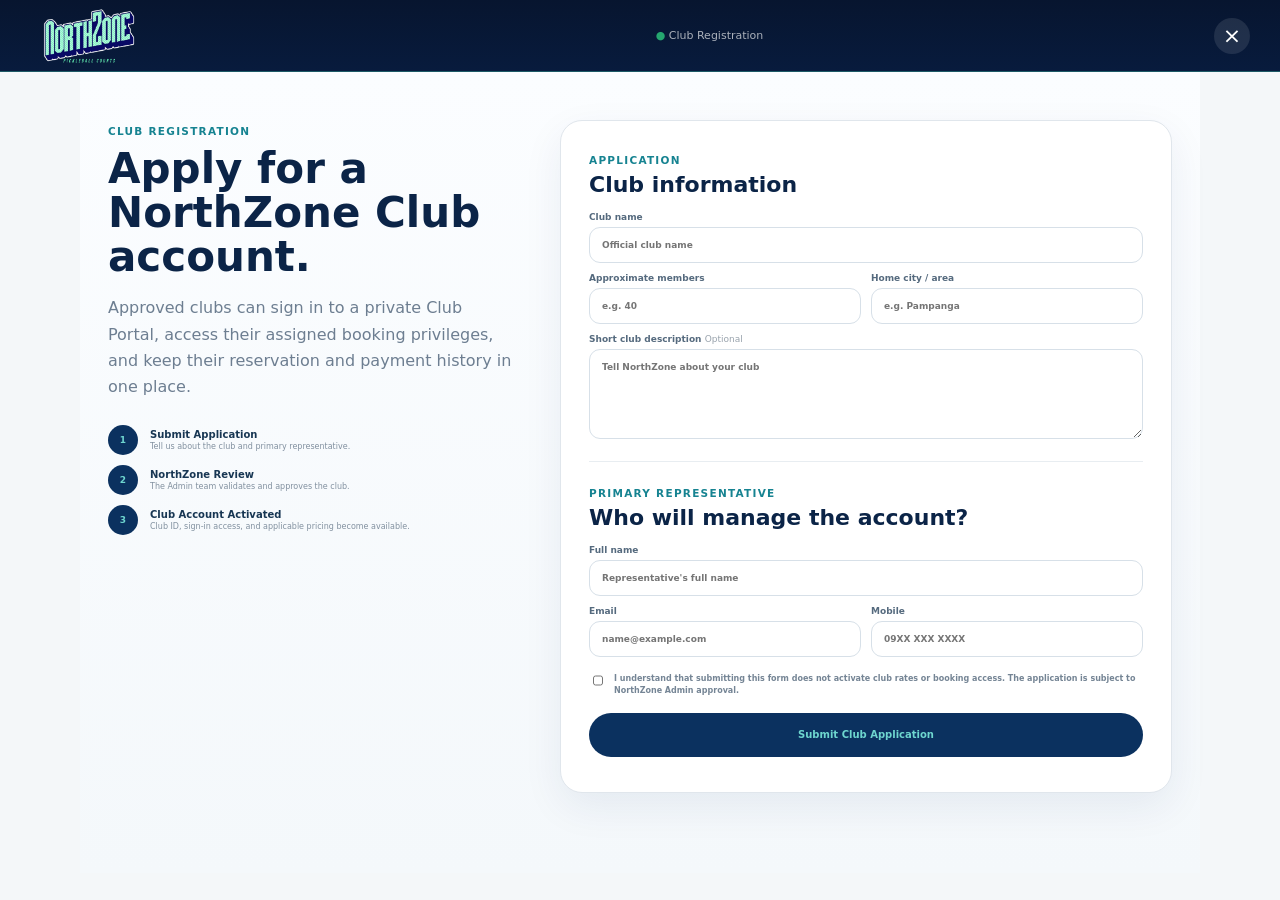
<file: club-register.html>
<!doctype html><html lang="en"><head><meta charset="utf-8"><meta name="viewport" content="width=device-width,initial-scale=1,viewport-fit=cover"><meta name="theme-color" content="#07152f"><title>Register a Club — NorthZone</title><link rel="stylesheet" href="styles.css"></head><body class="cx-site club-register-page"><header class="booking-topbar premium-booking-topbar"><a class="booking-logo" href="index.html"><img src="assets/northzone-logo-official.png" alt="NorthZone"></a><div class="secure-label"><span>●</span> Club Registration</div><a class="close-flow" href="booking.html?context=club">×</a></header><main class="club-register-main"><section class="club-register-copy"><span>CLUB REGISTRATION</span><h1>Apply for a NorthZone Club account.</h1><p>Approved clubs can sign in to a private Club Portal, access their assigned booking privileges, and keep their reservation and payment history in one place.</p><div class="club-approval-flow"><div><b>1</b><span><strong>Submit Application</strong><small>Tell us about the club and primary representative.</small></span></div><div><b>2</b><span><strong>NorthZone Review</strong><small>The Admin team validates and approves the club.</small></span></div><div><b>3</b><span><strong>Club Account Activated</strong><small>Club ID, sign-in access, and applicable pricing become available.</small></span></div></div></section><section class="club-register-card" id="clubRegistrationFormWrap"><form id="clubRegistrationForm"><div class="club-form-head"><span>APPLICATION</span><h2>Club information</h2></div><label>Club name<input id="regClubName" required placeholder="Official club name"></label><div class="club-form-grid"><label>Approximate members<input id="regMemberCount" required type="number" min="2" max="10000" placeholder="e.g. 40"></label><label>Home city / area<input id="regHomeArea" required placeholder="e.g. Pampanga"></label></div><label>Short club description <em>Optional</em><textarea id="regDescription" maxlength="500" placeholder="Tell NorthZone about your club"></textarea></label><div class="club-form-head representative"><span>PRIMARY REPRESENTATIVE</span><h2>Who will manage the account?</h2></div><label>Full name<input id="regRepName" required placeholder="Representative's full name"></label><div class="club-form-grid"><label>Email<input id="regEmail" required type="email" placeholder="name@example.com"></label><label>Mobile<input id="regMobile" required inputmode="tel" placeholder="09XX XXX XXXX"></label></div><label class="club-register-consent"><input type="checkbox" required><span>I understand that submitting this form does not activate club rates or booking access. The application is subject to NorthZone Admin approval.</span></label><button type="submit" class="club-register-submit">Submit Club Application</button><small id="clubRegistrationMessage"></small></form></section><section class="club-register-success hidden" id="clubRegistrationSuccess"><div>✓</div><span>APPLICATION SUBMITTED</span><h2>Pending NorthZone approval.</h2><p>Your club does not have active Club booking access yet. NorthZone Admin must approve the application before a Club ID and sign-in access are activated.</p><article><span>Application Reference</span><strong id="clubApplicationRef">—</strong><small>Keep this reference for follow-up.</small></article><div class="club-register-success-actions"><a href="club-portal.html">Club Sign In</a><a href="index.html">Back to NorthZone</a></div></section></main><script src="integration-contract.js?v=14.23"></script>
<script src="coach-review.js?v=14.23"></script>
<script src="club-registry.js"></script><script src="club-register.js"></script></body></html>
</file>
<file: styles.css>
:root{--navy:#202b73;--navy2:#111a49;--mint:#69efbd;--mint2:#a7f8da;--blue:#1768df;--text:#15161a;--muted:#707178;--bg:#f5f5f7;--line:#e2e3e7;--white:#fff;--shadow:0 28px 70px rgba(19,26,50,.10)}*{box-sizing:border-box}html{scroll-behavior:smooth}body{margin:0;font-family:-apple-system,BlinkMacSystemFont,"SF Pro Display","Segoe UI",Inter,Arial,sans-serif;color:var(--text);background:var(--bg);-webkit-font-smoothing:antialiased}button,input,select,textarea{font:inherit}a{text-decoration:none;color:inherit}button{cursor:pointer}.topbar{position:fixed;z-index:40;top:0;left:0;right:0;background:rgba(250,250,252,.86);backdrop-filter:blur(24px) saturate(160%);border-bottom:1px solid rgba(0,0,0,.07)}.topbar-inner{height:70px;max-width:1260px;margin:auto;padding:0 28px;display:flex;align-items:center;justify-content:space-between}.nz-brand{width:172px;height:48px;display:flex}.nz-brand img,.booking-logo img{width:100%;height:100%;object-fit:contain;object-position:left center}.main-nav{display:flex;gap:29px}.main-nav a,.plain-link{font-size:13px;color:#36373b}.nav-actions{display:flex;align-items:center;gap:16px}.pill{border:0;border-radius:999px;padding:11px 18px;font-size:14px;font-weight:650;display:inline-flex;align-items:center;justify-content:center}.pill.primary{background:var(--blue);color:#fff}.pill.light{background:#fff;color:#111}.pill.secondary{background:#eceef2;color:#25262a}.pill.big{padding:14px 23px;font-size:15px}.menu-button{display:none;border:0;background:transparent;font-size:22px}.mobile-nav{display:none}.premium-hero{height:min(900px,93vh);min-height:700px;position:relative;margin-top:70px;overflow:hidden;background:#101524}.hero-image{position:absolute;inset:0;width:100%;height:100%;object-fit:cover;object-position:center 52%;filter:saturate(.9) contrast(1.03)}.hero-overlay{position:absolute;inset:0;background:linear-gradient(90deg,rgba(7,10,25,.78) 0,rgba(7,10,25,.52) 37%,rgba(7,10,25,.05) 73%),linear-gradient(0deg,rgba(4,9,23,.52),transparent 38%)}.hero-copy{position:absolute;left:max(6vw,30px);top:48%;transform:translateY(-50%);color:#fff;max-width:760px}.hero-label,.section-kicker,.flow-kicker,.checkout-label,.summary-eyebrow{font-size:11px;font-weight:750;letter-spacing:.13em}.hero-label{color:var(--mint)}.hero-copy h1{font-size:clamp(64px,8.2vw,118px);line-height:.84;letter-spacing:-.068em;margin:17px 0 30px}.hero-copy p{font-size:20px;line-height:1.55;color:rgba(255,255,255,.76);max-width:560px}.hero-buttons{display:flex;align-items:center;gap:25px;margin-top:33px}.inline-link{color:var(--blue);font-weight:650;font-size:14px}.light-link{color:#fff}.inline-link span{font-size:20px;margin-left:4px}.hero-glass{position:absolute;left:0;right:0;bottom:0;display:grid;grid-template-columns:repeat(3,1fr);background:rgba(7,12,28,.58);backdrop-filter:blur(17px);color:#fff;border-top:1px solid rgba(255,255,255,.15);padding:22px max(6vw,30px)}.hero-glass div{display:flex;flex-direction:column;gap:3px;border-right:1px solid rgba(255,255,255,.16);padding-right:30px}.hero-glass div:last-child{border:0}.hero-glass strong{font-size:17px}.hero-glass span{font-size:11px;color:rgba(255,255,255,.57)}.section-lg{padding:150px 28px}.section-wide{max-width:1260px;margin:auto;padding:130px 28px}.statement{text-align:center;max-width:920px;margin:auto}.section-kicker{color:#4962bf}.statement h2,.section-title-row h2,.section-centered h2,.visit-content h2{font-size:clamp(47px,6vw,78px);line-height:.96;letter-spacing:-.058em;margin:14px 0 24px}.statement p{font-size:19px;line-height:1.65;color:var(--muted);max-width:760px;margin:0 auto 27px}.section-title-row{display:flex;align-items:flex-end;justify-content:space-between;gap:38px;margin-bottom:44px}.section-title-row h2{margin-bottom:0}.section-title-row>p{max-width:430px;color:#77787e;font-size:14px;line-height:1.55}.court-showcase{display:grid;grid-template-columns:repeat(2,1fr);gap:20px}.court-feature{height:440px;border-radius:30px;overflow:hidden;position:relative;background:#222;box-shadow:0 14px 45px rgba(10,20,40,.07)}.court-feature.wide-card{grid-column:1/-1;height:530px}.court-feature img{width:100%;height:100%;object-fit:cover;transition:.55s}.court-feature:hover img{transform:scale(1.025)}.court-gradient{position:absolute;inset:45% 0 0;background:linear-gradient(transparent,rgba(4,7,18,.72))}.court-caption{position:absolute;left:24px;right:24px;bottom:22px;color:#fff;display:grid;grid-template-columns:50px 1fr auto;align-items:end;gap:17px}.court-caption>span{font-size:42px;font-weight:650;letter-spacing:-.05em;color:var(--mint)}.court-caption h3{font-size:24px;margin:0 0 4px}.court-caption p{margin:0;color:rgba(255,255,255,.68);font-size:13px}.court-caption a{background:#fff;color:#16171b;border-radius:999px;padding:10px 15px;font-weight:650;font-size:13px}.section-centered{text-align:center}.experience-grid{display:grid;grid-template-columns:1.15fr .85fr;grid-template-rows:330px 330px;gap:20px;margin-top:53px}.experience-card{border-radius:30px;padding:35px;position:relative;overflow:hidden;box-shadow:0 12px 40px rgba(20,27,48,.055)}.experience-card.navy{grid-row:1/3;background:var(--navy2);color:#fff}.experience-card.mint{background:linear-gradient(135deg,#e7fff6,#ccfbe8)}.experience-card.white-card{background:#fff}.experience-card>span{font-size:11px;color:#526bc8;font-weight:700}.experience-card.navy>span{color:var(--mint)}.experience-card h3{font-size:41px;line-height:1.02;letter-spacing:-.045em;margin:17px 0 12px}.experience-card p{color:#74757b;line-height:1.55;max-width:430px}.experience-card.navy p{color:rgba(255,255,255,.62)}.line-art{position:absolute;left:38px;right:38px;bottom:30px;height:340px;display:flex;flex-direction:column;justify-content:space-between;transform:perspective(700px) rotateX(60deg);transform-origin:bottom}.line-art i{height:52px;border:2px solid rgba(105,239,189,.72);border-left-width:1px;border-right-width:1px}.paddle-illustration{position:absolute;right:50px;bottom:-20px;width:100px;height:145px;border-radius:52% 52% 43% 43%;background:linear-gradient(145deg,var(--navy),#52d8ad);transform:rotate(18deg)}.paddle-illustration:after{content:"";position:absolute;width:22px;height:75px;background:#111;bottom:-56px;left:39px;border-radius:0 0 10px 10px}.pricing-row{display:grid;grid-template-columns:repeat(3,1fr);gap:17px}.pricing-row article{background:#fff;border-radius:29px;padding:32px;min-height:270px;display:flex;flex-direction:column;box-shadow:0 10px 34px rgba(20,27,48,.05)}.pricing-row span{font-size:10px;letter-spacing:.11em;color:#777}.pricing-row strong{font-size:56px;letter-spacing:-.058em;margin-top:36px}.pricing-row small{color:#777}.pricing-row p{margin-top:auto;color:#78797e;font-size:13px}.pricing-row .price-focus{background:var(--navy);color:#fff}.pricing-row .price-focus span,.pricing-row .price-focus small,.pricing-row .price-focus p{color:rgba(255,255,255,.63)}.photo-mosaic{display:grid;grid-template-columns:1.25fr .75fr;grid-template-rows:340px 340px;gap:16px;margin-top:53px}.photo-mosaic button{border:0;padding:0;border-radius:28px;overflow:hidden;background:#ddd}.photo-a{grid-row:1/3}.photo-mosaic img{width:100%;height:100%;object-fit:cover;transition:.5s}.photo-mosaic button:hover img{transform:scale(1.025)}.cta-band{max-width:1205px;margin:0 auto 40px;border-radius:35px;padding:70px;background:linear-gradient(135deg,#202b73,#18245e 63%,#165a60);display:flex;align-items:center;justify-content:space-between;color:#fff}.cta-band h2{font-size:58px;line-height:.98;letter-spacing:-.055em;margin:13px 0 0}.mint-text{color:var(--mint)}.visit-section{display:grid;grid-template-columns:.9fr 1.1fr;gap:65px;align-items:center}.visit-content p{color:#74757b;line-height:1.6}.info-list{margin-top:35px;border-top:1px solid #dadbe0}.info-list div{display:flex;justify-content:space-between;gap:20px;padding:18px 0;border-bottom:1px solid #dadbe0}.info-list span{color:#88898e}.map-card{height:470px;border-radius:32px;background:radial-gradient(circle at 53% 45%,rgba(105,239,189,.29),transparent 25%),linear-gradient(135deg,#e8edf4,#cdd8e8);display:flex;align-items:center;justify-content:center;flex-direction:column;color:var(--navy)}.map-pin{width:72px;height:72px;border-radius:50% 50% 50% 10px;background:var(--navy);color:#fff;display:grid;place-items:center;transform:rotate(-45deg);font-weight:800;margin-bottom:29px}.map-card span{color:#6f7682;font-size:13px;margin-top:5px}.site-footer{background:#111216;color:#fff;padding:56px max(5vw,28px) 24px}.footer-inner{max-width:1260px;margin:auto;display:flex;align-items:center;justify-content:space-between;padding-bottom:46px}.footer-inner img{width:220px;height:100px;object-fit:contain;object-position:left}.footer-links{display:flex;gap:28px;color:#b2b3b8}.footer-legal{max-width:1260px;margin:auto;border-top:1px solid #292a2e;padding-top:22px;display:flex;justify-content:space-between;font-size:12px;color:#77787c}.lightbox{position:fixed;inset:0;background:rgba(0,0,0,.88);z-index:100;display:none;place-items:center;padding:35px}.lightbox.show{display:grid}.lightbox img{max-width:92vw;max-height:88vh;border-radius:18px}.lightbox button{position:absolute;right:28px;top:22px;width:42px;height:42px;border-radius:50%;border:0;background:#fff;font-size:24px}

/* Booking page */
.booking-page{background:#f7f7f9;padding-bottom:96px}.booking-topbar{height:72px;background:rgba(255,255,255,.92);border-bottom:1px solid var(--line);display:flex;align-items:center;justify-content:space-between;padding:0 30px;position:sticky;top:0;z-index:30;backdrop-filter:blur(20px)}.booking-logo{width:160px;height:54px}.secure-label{font-size:11px;color:#777}.secure-label span{color:#25a66f}.close-flow{width:36px;height:36px;border-radius:50%;background:#eef0f3;display:grid;place-items:center;font-size:22px;color:#555}.booking-progress-wrap{background:#fff;border-bottom:1px solid var(--line);position:sticky;top:72px;z-index:29}.booking-progress{height:82px;max-width:1040px;margin:auto;display:flex;align-items:center;justify-content:center;padding:0 20px}.progress-item{border:0;background:transparent;display:flex;align-items:center;gap:10px;color:#999;padding:0}.progress-item i{width:29px;height:29px;border-radius:50%;background:#eff0f3;display:grid;place-items:center;font-style:normal;font-size:12px}.progress-item span{display:flex;flex-direction:column;text-align:left}.progress-item b{font-size:11px}.progress-item small{font-size:9px;color:#aaa;margin-top:2px}.progress-item.active{color:var(--blue)}.progress-item.active i,.progress-item.done i{background:var(--blue);color:#fff}.progress-rule{width:42px;height:1px;background:#dfe1e5;margin:0 12px}.booking-layout{max-width:1220px;margin:auto;display:grid;grid-template-columns:minmax(0,1fr) 350px;gap:26px;padding:42px 26px 130px}.flow-column{min-width:0}.flow-step{display:none;background:#fff;border-radius:30px;padding:46px 48px;box-shadow:0 10px 40px rgba(20,27,48,.045)}.flow-step.active{display:block}.flow-kicker{color:#536bc9}.flow-step h1{font-size:clamp(36px,4.1vw,50px);line-height:1.03;letter-spacing:-.045em;margin:12px 0 10px}.flow-intro{font-size:17px;line-height:1.58;color:#4f6072;margin:0 0 28px;max-width:720px}.court-option-grid{display:grid;grid-template-columns:repeat(2,1fr);gap:14px}.court-option{border:2px solid transparent;background:#fff;border-radius:20px;padding:0;overflow:hidden;text-align:left;box-shadow:0 6px 25px rgba(20,27,48,.07);transition:.25s}.court-option:hover{transform:translateY(-2px)}.court-option.selected{border-color:var(--blue);box-shadow:0 10px 30px rgba(23,104,223,.13)}.court-option img{width:100%;height:155px;object-fit:cover}.court-option>div{padding:14px 15px}.court-option strong{display:block;font-size:16px}.court-option small{color:#777}.date-carousel{display:grid;grid-template-columns:repeat(7,1fr);gap:8px;margin-bottom:32px}.date-choice{border:1px solid #e1e2e6;background:#fff;border-radius:15px;padding:11px 7px;display:flex;flex-direction:column;align-items:center;gap:3px}.date-choice span{font-size:10px;color:#85868b}.date-choice strong{font-size:19px}.date-choice.selected{background:var(--blue);border-color:var(--blue);color:#fff}.date-choice.selected span{color:rgba(255,255,255,.73)}.time-head{display:flex;justify-content:space-between;align-items:end;margin:0 0 14px}.time-head h3,.subheading{margin:0;font-size:16px}.time-head span{font-size:11px;color:#7b7c81}.time-grid{display:grid;grid-template-columns:repeat(4,1fr);gap:9px}.time-choice{border:1px solid #e1e2e7;background:#fff;border-radius:13px;padding:13px 8px;font-size:12px}.time-choice.selected{background:var(--blue);border-color:var(--blue);color:#fff}.time-choice.booked{background:#eeeff2;border-color:#eeeff2;color:#a4a5aa;cursor:not-allowed;text-decoration:line-through}.availability-legend{display:flex;gap:18px;margin-top:18px;color:#7d7e83;font-size:10px}.availability-legend span{display:flex;align-items:center;gap:6px}.availability-legend i{width:9px;height:9px;border-radius:3px;border:1px solid #ddd;background:#fff}.availability-legend .lg-selected{background:var(--blue);border-color:var(--blue)}.availability-legend .lg-booked{background:#ddd}.addon-stack{display:grid;gap:14px}.addon-premium{display:grid;grid-template-columns:82px 1fr auto;gap:18px;align-items:center;border:1px solid #e7e8ec;border-radius:21px;padding:20px}.addon-icon{width:78px;height:78px;border-radius:19px;background:#eff2f7;position:relative;display:grid;place-items:center}.paddle-icon span{width:34px;height:45px;border-radius:50% 50% 42% 42%;background:linear-gradient(145deg,var(--navy),#62e2b5);transform:rotate(14deg);position:relative}.paddle-icon span:after{content:"";position:absolute;width:8px;height:27px;background:#111;bottom:-22px;left:13px;border-radius:0 0 4px 4px}.machine-icon{background:#182450;color:#cfff39;font-size:27px}.addon-type{font-size:9px;letter-spacing:.1em;color:#777}.addon-copy h3{margin:5px 0;font-size:18px}.addon-copy p{margin:0 0 5px;color:#77787d;font-size:12px;line-height:1.5}.addon-copy small{color:#27966c}.qty-control{display:flex;align-items:center;gap:10px;background:#f2f3f5;border-radius:999px;padding:5px}.qty-control button{width:29px;height:29px;border:0;border-radius:50%;background:#fff}.ios-switch input{display:none}.ios-switch span{display:block;width:48px;height:29px;background:#d0d2d7;border-radius:999px;padding:3px}.ios-switch span:after{content:"";display:block;width:23px;height:23px;border-radius:50%;background:#fff;box-shadow:0 1px 4px rgba(0,0,0,.2);transition:.2s}.ios-switch input:checked+span{background:var(--blue)}.ios-switch input:checked+span:after{transform:translateX(19px)}.addon-note{margin-top:20px;padding:16px 18px;border-radius:17px;background:#f4f7fb}.addon-note strong{font-size:12px}.addon-note p{font-size:11px;color:#777;margin:5px 0 0;line-height:1.5}.premium-form{display:grid;grid-template-columns:1fr 1fr;gap:16px}.premium-form label{display:flex;flex-direction:column;gap:7px;font-size:11px;font-weight:650;color:#4d4e53}.premium-form label.full{grid-column:1/-1}.premium-form input,.premium-form select,.premium-form textarea{border:1px solid #dddee3;background:#fbfbfc;border-radius:13px;padding:13px 14px;outline:none}.premium-form input:focus,.premium-form select:focus,.premium-form textarea:focus{border-color:#4480df;box-shadow:0 0 0 3px rgba(23,104,223,.09);background:#fff}.premium-form textarea{min-height:105px;resize:vertical}.premium-form em{font-style:normal;color:#9a9ba0;font-weight:400}.premium-form .consent-row{flex-direction:row;align-items:flex-start;font-weight:400;color:#74757a}.payment-layout{display:grid;grid-template-columns:1fr 320px;gap:20px}.payment-methods{display:grid;gap:11px;margin-top:14px}.payment-card{display:grid;grid-template-columns:44px 1fr auto;gap:13px;align-items:center;border:2px solid transparent;border-radius:18px;padding:15px;background:#fff;box-shadow:0 4px 18px rgba(20,27,48,.055);cursor:pointer}.payment-card.selected{border-color:var(--blue)}.payment-card input{display:none}.payment-logo{width:43px;height:43px;border-radius:12px;color:#fff;display:grid;place-items:center;font-style:normal;font-weight:800}.payment-logo.gcash{background:#1768df}.payment-logo.maya{background:#27a986}.payment-logo.cash{background:#87898f}.payment-card div{display:flex;flex-direction:column;gap:3px}.payment-card div span{font-size:11px;color:#777}.payment-card>b{color:var(--blue)}.checkout-card{border-radius:20px;background:#f5f6f8;padding:20px;align-self:start}.checkout-label{color:#7f8085}.checkout-card>div#checkoutItems{margin:12px 0}.checkout-card #checkoutItems div{display:flex;justify-content:space-between;gap:10px;padding:6px 0;font-size:11px}.checkout-card #checkoutItems span{color:#777}.checkout-total{border-top:1px solid #dcdde1;margin-top:10px;padding-top:15px;display:flex;justify-content:space-between;align-items:center}.checkout-total strong{font-size:23px;color:var(--blue)}.payment-security{margin-top:15px;font-size:10px;color:#777;line-height:1.4}.sticky-summary{background:#fff;border-radius:26px;box-shadow:0 12px 42px rgba(20,27,48,.06);align-self:start;position:sticky;top:182px;overflow:hidden}.summary-image-wrap{height:190px;position:relative}.summary-image-wrap img{width:100%;height:100%;object-fit:cover}.summary-image-tag{position:absolute;left:14px;bottom:12px;background:rgba(8,12,25,.75);color:#fff;border-radius:999px;padding:7px 10px;font-size:10px}.summary-content{padding:22px}.summary-eyebrow{color:#898a8f}.summary-content h2{font-size:23px;margin:8px 0 5px}.summary-content>p{margin:0;color:#74757a;font-size:12px;line-height:1.45}.summary-divider{height:1px;background:#ededf0;margin:18px 0}.summary-lines div{display:flex;justify-content:space-between;gap:12px;padding:5px 0;font-size:11px}.summary-lines span{color:#777}.summary-total{display:flex;justify-content:space-between;align-items:end}.summary-total strong{font-size:25px;color:var(--blue)}.summary-hold{margin-top:17px;border-radius:15px;background:#edf4ff;padding:13px}.summary-hold span{font-size:9px;letter-spacing:.1em;color:#5471a1}.summary-hold p{font-size:10px;color:#61718c;margin:4px 0 0;line-height:1.4}.flow-footer{position:fixed;left:0;right:0;bottom:0;height:88px;background:rgba(255,255,255,.94);backdrop-filter:blur(20px);border-top:1px solid #dddfe4;display:flex;align-items:center;justify-content:space-between;padding:0 max(3vw,25px);z-index:40}.footer-back{border:0;background:transparent;color:#666}.footer-next{display:flex;align-items:center;gap:20px}.footer-next>span{font-size:11px;color:#777;max-width:300px;text-align:right}.footer-next .pill:disabled{opacity:.35;cursor:not-allowed}.confirmation-step{text-align:center}.success-ring{width:76px;height:76px;border-radius:50%;background:#ddf8ea;color:#168b58;display:grid;place-items:center;font-size:37px;margin:4px auto 22px}.confirmation-ticket{max-width:530px;margin:26px auto;background:#f6f7f9;border-radius:21px;padding:20px;text-align:left}.confirmation-ticket div{display:flex;justify-content:space-between;gap:18px;padding:9px 0;border-bottom:1px solid #e4e5e9;font-size:12px}.confirmation-ticket div:last-child{border:0}.confirmation-ticket span{color:#777}.confirm-actions{display:flex;justify-content:center;gap:10px}.toast{position:fixed;left:50%;bottom:105px;transform:translate(-50%,15px);background:#15161a;color:#fff;border-radius:999px;padding:11px 16px;font-size:11px;opacity:0;pointer-events:none;transition:.22s;z-index:60}.toast.show{opacity:1;transform:translate(-50%,0)}

@media(max-width:920px){.main-nav{display:none}.menu-button{display:block}.mobile-nav.show{display:flex;position:absolute;top:70px;left:0;right:0;background:rgba(250,250,252,.98);padding:20px 28px 25px;flex-direction:column;gap:17px;border-bottom:1px solid #ddd}.plain-link{display:none}.premium-hero{min-height:760px}.hero-copy h1{font-size:68px}.hero-glass{grid-template-columns:1fr;gap:8px}.hero-glass div{border-right:0;border-bottom:1px solid rgba(255,255,255,.13);padding-bottom:7px}.court-showcase{grid-template-columns:1fr}.court-feature.wide-card{grid-column:auto;height:440px}.experience-grid{grid-template-columns:1fr;grid-template-rows:500px 310px 310px}.experience-card.navy{grid-row:auto}.pricing-row{grid-template-columns:1fr}.photo-mosaic{grid-template-columns:1fr;grid-template-rows:420px 280px 280px}.photo-a{grid-row:auto}.visit-section{grid-template-columns:1fr}.cta-band{margin:0 20px 40px;padding:48px;flex-direction:column;align-items:flex-start;gap:25px}.footer-inner,.footer-legal{align-items:flex-start;flex-direction:column;gap:24px}.booking-progress{height:68px}.progress-item span{display:none}.progress-rule{width:28px}.booking-layout{grid-template-columns:1fr;padding-top:28px}.sticky-summary{display:none}.payment-layout{grid-template-columns:1fr}.flow-step{padding:38px 32px}.booking-progress-wrap{top:72px}}@media(max-width:620px){.topbar-inner{padding:0 16px}.nz-brand{width:145px;height:43px}.nav-actions .pill{display:none}.premium-hero{min-height:720px}.hero-copy{left:22px;right:22px;top:42%}.hero-copy h1{font-size:54px}.hero-copy p{font-size:17px}.hero-buttons{align-items:flex-start;flex-direction:column}.hero-glass{padding:17px 22px}.section-lg{padding:105px 19px}.section-wide{padding:92px 18px}.statement h2,.section-title-row h2,.section-centered h2,.visit-content h2{font-size:47px}.section-title-row{align-items:flex-start;flex-direction:column}.court-feature,.court-feature.wide-card{height:330px}.court-caption{grid-template-columns:42px 1fr}.court-caption a{grid-column:2}.experience-grid{grid-template-rows:455px 320px 320px}.experience-card h3{font-size:35px}.cta-band h2{font-size:44px}.map-card{height:350px}.footer-links{flex-wrap:wrap}.booking-topbar{padding:0 17px}.booking-logo{width:135px;height:47px}.secure-label{display:none}.booking-layout{padding:20px 12px 115px}.flow-step{padding:30px 18px;border-radius:22px}.flow-step h1{font-size:36px;line-height:1.04;letter-spacing:-.04em}.flow-intro{font-size:15.5px;line-height:1.55;color:#4f6072;margin-bottom:24px}.court-option-grid{grid-template-columns:1fr}.date-carousel{grid-template-columns:repeat(7,68px);overflow-x:auto;padding-bottom:4px}.time-grid{grid-template-columns:repeat(3,1fr)}.addon-premium{grid-template-columns:62px 1fr;gap:12px}.addon-icon{width:60px;height:60px}.qty-control,.ios-switch{grid-column:2}.premium-form{grid-template-columns:1fr}.premium-form label.full{grid-column:auto}.booking-progress{justify-content:space-between}.progress-rule{width:15px;margin:0 3px}.flow-footer{height:82px;padding:0 15px}.footer-next>span{display:none}.confirm-actions{flex-direction:column}}
/* v4: real map, multi-court, coaching */
.real-map{height:auto!important;min-height:500px;display:block!important;overflow:hidden;background:#ddd!important}
.real-map iframe{width:100%;height:420px;border:0;display:block}
.map-actions{background:#fff;padding:18px 20px;display:flex;justify-content:space-between;align-items:center;gap:20px}
.map-actions>div{display:flex;flex-direction:column;gap:4px}.map-actions>div span{font-size:11px;color:#777}
.hidden{display:none!important}
.booking-mode-grid{display:grid;grid-template-columns:1fr 1fr;gap:15px}
.mode-card{border:2px solid transparent;border-radius:23px;background:#fff;padding:23px;text-align:left;display:grid;grid-template-columns:68px 1fr auto;gap:18px;align-items:center;box-shadow:0 7px 25px rgba(20,27,48,.06)}
.mode-card.selected{border-color:var(--blue);box-shadow:0 12px 32px rgba(23,104,223,.12)}
.mode-icon{width:66px;height:66px;border-radius:18px;background:#edf2f9;display:grid;place-items:center;color:var(--navy);font-size:29px;font-weight:800}
.court-mode-icon span{width:40px;height:26px;border:2px solid var(--navy);position:relative}.court-mode-icon span:before{content:"";position:absolute;left:50%;top:0;bottom:0;border-left:1px solid var(--navy)}
.mode-kicker{font-size:9px;letter-spacing:.1em;color:#777}.mode-card h3{margin:4px 0;font-size:19px}.mode-card p{margin:0;color:#777;font-size:12px;line-height:1.4}.mode-card b{color:var(--blue)}
.multi-select-toolbar{display:flex;justify-content:space-between;align-items:center;margin:0 0 14px;color:#777;font-size:12px}.multi-select-toolbar button{border:0;background:transparent;color:var(--blue);font-weight:650}
.session-type-grid{display:grid;grid-template-columns:repeat(3,1fr);gap:11px;margin-bottom:28px}
.session-type{border:2px solid transparent;background:#fff;border-radius:18px;padding:17px;text-align:left;display:flex;flex-direction:column;gap:5px;position:relative;box-shadow:0 5px 20px rgba(20,27,48,.05)}
.session-type.selected{border-color:var(--blue)}.session-type>span{font-size:9px;letter-spacing:.1em;color:#777}.session-type strong{font-size:15px}.session-type small{color:#777;font-size:10px}.session-type b{position:absolute;right:12px;top:12px;color:var(--blue)}
.coach-heading{font-size:15px;margin:0 0 12px}.coach-grid{display:grid;gap:10px}.coach-card{border:2px solid transparent;border-radius:18px;background:#fff;padding:14px;display:grid;grid-template-columns:46px 1fr auto;gap:13px;align-items:center;text-align:left}.coach-card.selected{border-color:var(--blue)}.coach-avatar{width:46px;height:46px;border-radius:50%;background:linear-gradient(135deg,var(--navy),#4870d9);color:#fff;display:grid;place-items:center;font-weight:750}.coach-card div:nth-child(2){display:flex;flex-direction:column;gap:3px}.coach-card span{font-size:10px;color:#777}.coach-card>b{color:var(--blue)}
.schedule-setting{display:flex;justify-content:space-between;align-items:center;gap:20px;padding:16px 18px;background:#f5f7fa;border-radius:17px;margin-bottom:22px}.schedule-setting>div{display:flex;flex-direction:column;gap:4px}.schedule-setting strong{font-size:12px}.schedule-setting span{font-size:10px;color:#777}
.individual-court-schedule{border-top:1px solid #e4e5e9;padding-top:20px;margin-top:20px}.individual-head{display:flex;justify-content:space-between;align-items:center;margin-bottom:11px}.individual-head span{font-size:10px;color:#777}.empty-schedule{padding:25px;background:#f6f7f9;border-radius:16px;color:#777;text-align:center;font-size:12px}
.coach-availability-banner{display:flex;justify-content:space-between;align-items:center;background:#edf4ff;border-radius:16px;padding:14px 16px;margin-bottom:15px}.coach-availability-banner span{font-weight:700}.coach-availability-banner strong{font-size:10px;color:#61779b}.coach-court-note{font-size:10px;color:#777;line-height:1.45;margin-top:15px}

/* admin */
.admin-page{background:#f3f4f7}.admin-shell{min-height:100vh;display:grid;grid-template-columns:245px 1fr}.admin-sidebar{position:fixed;left:0;top:0;bottom:0;width:245px;background:#111a49;color:#fff;padding:20px 15px;display:flex;flex-direction:column;z-index:50;transition:.25s}.admin-sidebar.collapsed{transform:translateX(-245px)}.admin-brand{height:74px;padding:4px 8px 18px;border-bottom:1px solid rgba(255,255,255,.1);display:flex}.admin-brand img{width:100%;height:100%;object-fit:contain}.admin-sidebar nav{display:grid;gap:5px;margin-top:18px}.admin-nav{border:0;background:transparent;color:rgba(255,255,255,.62);border-radius:12px;padding:12px 13px;text-align:left;display:flex;gap:12px;align-items:center}.admin-nav.active{background:#27377e;color:#fff}.admin-user{margin-top:auto;border-top:1px solid rgba(255,255,255,.1);padding:18px 8px 0;display:flex;align-items:center;gap:10px}.admin-user .avatar{width:38px;height:38px;border-radius:50%;background:#69efbd;color:#17205d;display:grid;place-items:center;font-weight:800}.admin-user>div:last-child{display:flex;flex-direction:column;gap:2px}.admin-user strong{font-size:11px}.admin-user span{font-size:9px;color:rgba(255,255,255,.5)}
.admin-main{grid-column:2;padding:0 28px 50px;min-width:0}.admin-header{height:95px;display:flex;align-items:center;justify-content:space-between}.admin-header>div:first-child{display:flex;align-items:center;gap:15px}.sidebar-toggle{border:0;background:#fff;width:38px;height:38px;border-radius:10px;box-shadow:0 4px 15px rgba(20,27,48,.06)}.admin-eyebrow{font-size:9px;letter-spacing:.1em;color:#7580a9;font-weight:700}.admin-header h1{font-size:30px;letter-spacing:-.04em;margin:4px 0 0}.admin-header-actions{display:flex;align-items:center;gap:12px}.admin-visit{font-size:11px;color:#666}.admin-primary{border:0;background:var(--blue);color:#fff;border-radius:11px;padding:11px 15px;font-size:11px;font-weight:650}.admin-panel{display:none}.admin-panel.active{display:block}.metric-grid{display:grid;grid-template-columns:repeat(4,1fr);gap:14px;margin-bottom:18px}.metric-grid.three{grid-template-columns:repeat(3,1fr)}.metric-grid article{background:#fff;border-radius:17px;padding:19px;box-shadow:0 5px 25px rgba(20,27,48,.04);display:flex;flex-direction:column;gap:7px}.metric-grid span{font-size:10px;color:#777}.metric-grid strong{font-size:28px;letter-spacing:-.04em}.metric-grid small{font-size:9px;color:#888}.positive{color:#219768!important}.dashboard-grid{display:grid;grid-template-columns:1.55fr .75fr;gap:17px;margin-bottom:17px}.dashboard-grid.bottom{grid-template-columns:1fr 1fr}.admin-card{background:#fff;border-radius:19px;box-shadow:0 5px 25px rgba(20,27,48,.045)}.admin-card-head{display:flex;align-items:center;justify-content:space-between;padding:20px 20px 12px}.admin-card-head span{font-size:9px;letter-spacing:.1em;color:#888}.admin-card-head h2{font-size:18px;margin:4px 0 0}.admin-card-head button{border:0;background:transparent;color:var(--blue);font-size:10px}.mini-schedule{padding:0 20px 20px}.schedule-labels,.schedule-row{display:grid;grid-template-columns:45px repeat(5,1fr);gap:5px}.schedule-labels{font-size:9px;color:#777;text-align:center;padding:8px 0}.schedule-row{min-height:62px;border-top:1px solid #eee;align-items:start;padding:6px 0}.schedule-row>span{font-size:9px;color:#999;padding-top:4px}.booking{border-radius:8px;padding:7px;font-style:normal;font-size:9px;line-height:1.2}.booking small{font-size:8px;opacity:.65}.booking.blue{background:#e7f0ff;color:#285ea9}.booking.green{background:#e3f6eb;color:#267d4e}.booking.purple{background:#efe7ff;color:#6645a1}.booking.amber{background:#fff1d6;color:#9d6b12}.recent-list{padding:0 18px 18px}.recent-list>div{display:grid;grid-template-columns:9px 1fr auto;gap:10px;align-items:center;padding:13px 0;border-top:1px solid #eee}.status-dot{width:8px;height:8px;border-radius:50%}.status-dot.paid{background:#2fbd7a}.status-dot.pending{background:#f2b843}.recent-list>div>div{display:flex;flex-direction:column;gap:3px}.recent-list strong{font-size:10px}.recent-list small{font-size:9px;color:#888}.recent-list b{font-size:10px}.bar-list{padding:3px 20px 20px}.bar-list div{display:grid;grid-template-columns:55px 1fr 35px;gap:10px;align-items:center;padding:7px 0;font-size:9px}.bar-list i{height:7px;background:#edf0f5;border-radius:999px;overflow:hidden}.bar-list i b{display:block;height:100%;background:linear-gradient(90deg,var(--navy),#69efbd);border-radius:999px}.equipment-metrics{display:grid;grid-template-columns:repeat(3,1fr);gap:10px;padding:8px 20px 20px}.equipment-metrics div{background:#f6f7f9;border-radius:14px;padding:15px;display:flex;flex-direction:column;gap:5px}.equipment-metrics strong{font-size:21px}.equipment-metrics span{font-size:9px;color:#777}.panel-toolbar{display:flex;justify-content:space-between;align-items:center;margin-bottom:14px}.toolbar-btn{border:1px solid #dde0e5;background:#fff;border-radius:9px;padding:8px 11px;font-size:9px}.toolbar-btn.active{background:#1d66d9;color:#fff;border-color:#1d66d9}.panel-toolbar>div{display:flex;align-items:center;gap:7px}.panel-toolbar strong{font-size:11px}.full-calendar{overflow:auto}.calendar-header-row,.calendar-data-row{min-width:850px;display:grid;grid-template-columns:70px repeat(5,1fr)}.calendar-header-row{padding:13px 18px;border-bottom:1px solid #eee;font-size:10px;text-align:center}.calendar-header-row span{text-align:left;color:#888}.calendar-data-row{min-height:58px;border-bottom:1px solid #eee;padding:0 18px}.calendar-data-row>span{font-size:9px;color:#999;padding-top:8px}.calendar-data-row i{border-left:1px solid #eee;padding:8px;font-style:normal;font-size:9px}.calendar-data-row i.busy-slot{background:#e7f0ff;color:#285ea9;border-radius:7px;margin:4px}.calendar-data-row i.coach-slot{background:#efe7ff;color:#65459e;border-radius:7px;margin:4px}.admin-search{border:1px solid #dfe1e6;background:#fff;border-radius:10px;padding:10px 12px;width:300px;font-size:10px}.table-card{overflow:auto}.table-card table{width:100%;border-collapse:collapse;min-width:760px}.table-card th,.table-card td{text-align:left;padding:14px 16px;border-bottom:1px solid #eee;font-size:10px}.table-card th{font-size:8px;letter-spacing:.08em;color:#888}.table-status{padding:6px 8px;border-radius:999px;font-size:8px;font-weight:650}.table-status.paid{background:#e3f6eb;color:#267d4e}.table-status.pending{background:#fff1d6;color:#9d6b12}.admin-section-title{margin-bottom:17px}.admin-section-title h2{font-size:28px!important}.coach-admin-grid{display:grid;grid-template-columns:repeat(3,1fr);gap:14px;margin-bottom:17px}.coach-admin-card{padding:18px;display:grid;grid-template-columns:54px 1fr auto;gap:13px;align-items:center}.coach-avatar.large{width:54px;height:54px}.coach-admin-card h3{font-size:13px;margin:0 0 3px}.coach-admin-card p{font-size:9px;color:#777;margin:0 0 5px}.coach-status{font-size:8px;color:#269766}.coach-admin-card>strong{font-size:10px}.court-admin-grid{display:grid;grid-template-columns:repeat(3,1fr);gap:14px}.court-admin-card{overflow:hidden}.court-admin-card img{width:100%;height:160px;object-fit:cover}.court-admin-card>div{padding:15px}.court-live{font-size:8px;color:#269766}.court-live.busy{color:#d6851f}.court-admin-card h3{margin:6px 0 3px}.court-admin-card p{font-size:9px;color:#777}.court-admin-card button,.settings-card button{border:0;background:#edf3ff;color:#2868c5;border-radius:8px;padding:8px 10px;font-size:9px}.inventory-grid{display:grid;grid-template-columns:1fr 1fr;gap:15px}.inventory-item{padding:20px;display:grid;grid-template-columns:75px 1fr auto;align-items:center;gap:16px}.inventory-icon{width:70px;height:70px;border-radius:16px;background:#f0f2f6;display:grid;place-items:center}.inventory-item>div:nth-child(2)>span{font-size:8px;letter-spacing:.08em;color:#888}.inventory-item h3{font-size:14px;margin:5px 0}.inventory-item p{font-size:9px;color:#777;margin:0}.inventory-item>strong{font-size:10px}.chart-card{min-height:320px}.fake-chart{height:220px;padding:15px 25px 25px;display:flex;align-items:flex-end;gap:12px}.fake-chart i{flex:1;background:linear-gradient(180deg,#4c6ed5,#69efbd);border-radius:7px 7px 2px 2px}.report-actions{display:grid;gap:10px;padding:10px 20px 20px}.report-actions button{border:1px solid #e0e2e7;background:#fafbfc;border-radius:11px;padding:13px;text-align:left;font-size:10px}.settings-grid{display:grid;grid-template-columns:repeat(2,1fr);gap:15px}.settings-card{padding:20px;display:flex;justify-content:space-between;gap:20px;align-items:center}.settings-card span{font-size:8px;letter-spacing:.08em;color:#888}.settings-card h3{font-size:14px;margin:5px 0}.settings-card p{font-size:9px;color:#777;margin:0}.admin-modal{position:fixed;inset:0;z-index:100;display:none}.admin-modal.open{display:block}.modal-backdrop{position:absolute;inset:0;background:rgba(5,9,22,.48);backdrop-filter:blur(8px)}.admin-modal-card{position:absolute;left:50%;top:50%;transform:translate(-50%,-50%);width:min(520px,calc(100% - 30px));background:#fff;border-radius:24px;padding:30px;box-shadow:0 30px 80px rgba(0,0,0,.2)}.admin-modal-card h2{font-size:30px;margin:7px 0}.admin-modal-card>p{font-size:11px;color:#777}.admin-modal-close{position:absolute;right:18px;top:18px;width:34px;height:34px;border:0;border-radius:50%;background:#eef0f3;font-size:20px}.manual-options{display:grid;grid-template-columns:1fr 1fr;gap:11px;margin:20px 0}.manual-options button{border:1px solid #e2e4e8;background:#fafbfc;border-radius:15px;padding:16px;text-align:left;display:flex;flex-direction:column;gap:5px}.manual-options strong{font-size:12px}.manual-options span{font-size:9px;color:#777}.modal-link{display:inline-flex;text-decoration:none}
@media(max-width:1050px){.admin-shell{grid-template-columns:1fr}.admin-sidebar{transform:translateX(-245px)}.admin-sidebar:not(.collapsed){transform:translateX(-245px)}.admin-sidebar.collapsed{transform:translateX(0)}.admin-main{grid-column:1}.metric-grid{grid-template-columns:repeat(2,1fr)}.dashboard-grid,.dashboard-grid.bottom{grid-template-columns:1fr}.court-admin-grid{grid-template-columns:repeat(2,1fr)}}@media(max-width:700px){.booking-mode-grid,.session-type-grid{grid-template-columns:1fr}.mode-card{grid-template-columns:58px 1fr auto}.mode-icon{width:56px;height:56px}.map-actions{align-items:flex-start;flex-direction:column}.admin-main{padding:0 13px 35px}.admin-header{height:auto;padding:18px 0;align-items:flex-start;gap:12px}.admin-header-actions{align-items:flex-end;flex-direction:column}.admin-visit{display:none}.metric-grid,.metric-grid.three{grid-template-columns:1fr 1fr}.coach-admin-grid,.court-admin-grid,.inventory-grid,.settings-grid{grid-template-columns:1fr}.equipment-metrics{grid-template-columns:1fr}.panel-toolbar{align-items:flex-start;flex-direction:column;gap:10px}.admin-search{width:100%}.manual-options{grid-template-columns:1fr}}

/* v5 staff login */
.staff-login-page{min-height:100vh;background:#f5f5f7}
.staff-login-shell{min-height:100vh;display:grid;grid-template-columns:1.1fr .9fr}
.login-brand-panel{position:relative;background:linear-gradient(145deg,#111a49,#24357b 65%,#1f6767);color:#fff;padding:48px;display:flex;flex-direction:column;overflow:hidden}
.login-brand-panel:after{content:"";position:absolute;width:480px;height:480px;border:1px solid rgba(105,239,189,.2);border-radius:50%;right:-180px;bottom:-160px;box-shadow:0 0 0 80px rgba(105,239,189,.04),0 0 0 160px rgba(105,239,189,.025)}
.login-logo{width:210px;height:95px;display:flex;position:relative;z-index:2}.login-logo img{width:100%;height:100%;object-fit:contain;object-position:left}
.login-brand-copy{margin:auto 0;position:relative;z-index:2;max-width:680px}.login-brand-copy>span,.login-eyebrow{font-size:10px;letter-spacing:.13em;font-weight:750;color:#69efbd}.login-brand-copy h1{font-size:clamp(50px,5.5vw,78px);line-height:.93;letter-spacing:-.058em;margin:15px 0 24px}.login-brand-copy p{font-size:17px;line-height:1.6;color:rgba(255,255,255,.66);max-width:530px}
.login-brand-stats{display:grid;grid-template-columns:repeat(3,1fr);border-top:1px solid rgba(255,255,255,.14);padding-top:25px;position:relative;z-index:2}.login-brand-stats div{display:flex;flex-direction:column;gap:3px}.login-brand-stats strong{font-size:25px}.login-brand-stats span{font-size:10px;color:rgba(255,255,255,.52)}
.login-form-panel{display:grid;place-items:center;padding:35px;background:#fff}.login-form-wrap{width:min(420px,100%)}.back-site{display:inline-flex;color:#777;font-size:11px;margin-bottom:70px}.login-eyebrow{color:#5d70ba}.login-form-wrap h2{font-size:45px;letter-spacing:-.05em;margin:10px 0}.login-form-wrap>p{color:#777;line-height:1.55;font-size:13px;margin-bottom:30px}
.staff-login-form{display:grid;gap:16px}.staff-login-form label{display:flex;flex-direction:column;gap:7px;font-size:11px;font-weight:650;color:#555}.staff-login-form input{width:100%;border:1px solid #dcdee3;background:#fafbfc;border-radius:12px;padding:13px;outline:none}.staff-login-form input:focus{border-color:#3776dc;box-shadow:0 0 0 3px rgba(23,104,223,.08);background:#fff}.password-field{position:relative}.password-field button{position:absolute;right:7px;top:6px;bottom:6px;border:0;background:#eef1f5;border-radius:8px;padding:0 10px;font-size:9px;color:#666}.login-options{display:flex;justify-content:space-between;align-items:center;font-size:9px;color:#777}.login-options label{flex-direction:row;align-items:center;font-weight:400}.login-options input{width:auto}.login-options button{border:0;background:transparent;color:#1768df;font-size:9px}.login-submit{border:0;background:#1768df;color:#fff;border-radius:12px;padding:14px;font-weight:700;margin-top:4px}.demo-access{margin-top:22px;background:#f4f7fb;border-radius:14px;padding:14px;display:flex;flex-direction:column;gap:4px}.demo-access strong{font-size:10px}.demo-access span{font-size:9px;color:#777}

/* v5 dashboard */
.admin-sidebar nav{overflow-y:auto;scrollbar-width:none}.admin-sidebar nav::-webkit-scrollbar{display:none}.admin-user>a{margin-left:auto;color:rgba(255,255,255,.5);font-size:18px}
.admin-header-left{display:flex!important}.notification-button{position:relative;border:0;width:38px;height:38px;border-radius:10px;background:#fff;box-shadow:0 4px 15px rgba(20,27,48,.06);font-size:17px}.notification-button span{position:absolute;right:-4px;top:-4px;width:17px;height:17px;border-radius:50%;background:#e05252;color:#fff;font-size:8px;display:grid;place-items:center}
.ops-alerts{display:grid;grid-template-columns:repeat(3,1fr);gap:12px;margin-bottom:16px}.alert-item{background:#fff;border-radius:15px;padding:14px;display:grid;grid-template-columns:30px 1fr auto;gap:10px;align-items:center;border-left:3px solid transparent}.alert-item>i,.attn{width:28px;height:28px;border-radius:9px;display:grid;place-items:center;font-style:normal;font-weight:800}.alert-item>div{display:flex;flex-direction:column;gap:3px}.alert-item strong{font-size:10px}.alert-item span{font-size:8px;color:#777}.alert-item button,.attention-list button{border:0;background:transparent;color:#1768df;font-size:8px}.alert-item.warning{border-left-color:#e5a83b}.alert-item.warning>i,.attn.warning{background:#fff1d7;color:#a36b07}.alert-item.info{border-left-color:#4c7bd7}.alert-item.info>i,.attn.info{background:#eaf1ff;color:#3565be}.alert-item.success{border-left-color:#3eb47e}.alert-item.success>i{background:#e1f7eb;color:#258656}
.metric-grid{grid-template-columns:repeat(4,1fr)}.analytics-grid{display:grid;grid-template-columns:1fr 1fr 1fr;gap:16px;margin-bottom:17px}.analytics-card{min-height:300px}.analytics-card.span-2{grid-column:span 2}.mini-select{border:1px solid #e1e3e7;background:#fafbfc;border-radius:8px;padding:7px 9px;font-size:8px;color:#666}
.dual-chart-wrap{padding:0 18px 18px}.line-chart{width:100%;height:235px;overflow:visible}.chart-grid-lines line{stroke:#e8e9ed;stroke-width:1}.revenue-path{fill:none;stroke:#4568d6;stroke-width:4;stroke-linecap:round}.area-path{fill:url(#revFill)}.chart-axis-labels text{font-size:10px;fill:#8c8d92}.chart-legend{display:flex;justify-content:space-between;align-items:center;padding:0 9px}.chart-legend span{font-size:9px;color:#777;display:flex;gap:6px;align-items:center}.legend-revenue{width:16px;height:3px;border-radius:2px;background:#4568d6}.chart-legend>strong{font-size:16px;display:flex;gap:6px;align-items:baseline}.chart-legend small{font-size:8px;color:#999;font-weight:400}
.donut-layout{padding:10px 20px 22px;display:flex;align-items:center;gap:25px}.donut-chart{width:145px;height:145px;border-radius:50%;background:conic-gradient(#3e63ce 0 68%,#69d9b2 68% 86%,#e9ba50 86% 95%,#b8bdca 95%);display:grid;place-items:center;flex-shrink:0}.donut-chart:before{content:"";width:93px;height:93px;border-radius:50%;background:#fff;position:absolute}.donut-chart>div{position:relative;z-index:1;text-align:center;display:flex;flex-direction:column}.donut-chart strong{font-size:18px}.donut-chart span{font-size:8px;color:#888}.donut-legend{flex:1;display:grid;gap:9px}.donut-legend div{display:grid;grid-template-columns:8px 1fr auto;gap:7px;font-size:8px;align-items:center}.donut-legend i{width:7px;height:7px;border-radius:50%}.court-dot{background:#3e63ce}.coach-dot{background:#69d9b2}.equipment-dot{background:#e9ba50}.other-dot{background:#b8bdca}
.horizontal-bars{padding:10px 20px 22px;display:grid;gap:14px}.horizontal-bars>div{display:grid;grid-template-columns:75px 1fr 44px;gap:9px;align-items:center;font-size:9px}.horizontal-bars i{height:8px;background:#eef0f4;border-radius:999px;overflow:hidden}.horizontal-bars i b{height:100%;display:block;border-radius:999px;background:linear-gradient(90deg,#2d4bb0,#69d9b2)}
.heat-legend{font-size:8px;color:#888}.heatmap{padding:4px 18px 22px;display:grid;gap:6px}.heatmap>div{display:grid;grid-template-columns:36px repeat(8,1fr);gap:5px;align-items:center}.heatmap span,.heatmap b{font-size:8px;color:#888;font-weight:500}.heatmap i{height:27px;border-radius:5px}.h1{background:#eef2f8}.h2{background:#cbd9ef}.h3{background:#7998d4}.h4{background:#314fa9}.heat-head b{text-align:center}
.customer-mix{padding:15px 20px 24px;display:grid;grid-template-columns:130px 1fr;gap:20px;align-items:center}.customer-circle{width:120px;height:120px;border:16px solid #4f70cf;border-right-color:#dbe3f4;border-radius:50%;display:grid;place-items:center;text-align:center;transform:rotate(20deg)}.customer-circle>*{transform:rotate(-20deg)}.customer-circle strong{font-size:19px}.customer-circle span{font-size:8px;color:#777}.customer-stats{display:grid;gap:11px}.customer-stats div{display:flex;justify-content:space-between;gap:10px;font-size:8px}.customer-stats span{color:#777}
.attention-list{padding:0 18px 18px}.attention-list>div{display:grid;grid-template-columns:30px 1fr auto;gap:10px;align-items:center;padding:12px 0;border-top:1px solid #eee}.attention-list>div>div{display:flex;flex-direction:column;gap:3px}.attention-list strong{font-size:9px}.attention-list span{font-size:8px;color:#777}.attn.maintenance{background:#f0edf9;color:#684a9c}.attn.coach{background:#e4f5f0;color:#27876b}
.live-top{display:flex;justify-content:space-between;align-items:flex-end;margin-bottom:18px}.live-top h2{font-size:29px;margin:5px 0}.live-top p{font-size:10px;color:#777;margin:0}.live-clock{background:#fff;border-radius:15px;padding:14px 18px;display:flex;flex-direction:column;gap:3px}.live-clock span,.live-clock small{font-size:8px;color:#777}.live-clock strong{font-size:16px;color:#248b61}
.live-court-grid{display:grid;grid-template-columns:repeat(5,1fr);gap:12px;margin-bottom:17px}.live-court{background:#fff;border-radius:17px;padding:16px;box-shadow:0 5px 25px rgba(20,27,48,.04)}.live-status{font-size:8px;font-weight:700}.live-court.available .live-status{color:#289267}.live-court.occupied .live-status{color:#3461b7}.live-court.coaching .live-status{color:#744fa9}.live-court h3{font-size:18px;margin:10px 0 12px}.live-court>strong{font-size:10px}.live-court p{font-size:8px;color:#777;height:24px}.live-progress{height:5px;border-radius:999px;background:#edf0f3;overflow:hidden;margin:12px 0}.live-progress i{display:block;height:100%;background:#476bc8}.live-court.available .live-progress i{background:#3db47e}.live-court.coaching .live-progress i{background:#8358b4}.live-court button{width:100%;border:0;border-radius:8px;background:#eef3fb;color:#3565b4;padding:8px;font-size:8px}.arrival-list{padding:0 18px 18px}.arrival-list>div{display:grid;grid-template-columns:40px 1fr auto;gap:10px;padding:11px 0;border-top:1px solid #eee;font-size:9px;align-items:center}.arrival-list span{color:#555}.arrival-list strong{font-size:8px;color:#777}.arrival-list .checked{color:#26885f}
.calendar-data-row i.blocked-slot{background:#f2e7e7;color:#a24b4b;border-radius:7px;margin:4px}
.availability-bars{padding:10px 20px 22px;display:grid;gap:12px}.availability-bars div{background:#f6f7f9;border-radius:12px;padding:14px;display:flex;justify-content:space-between;font-size:9px}.availability-bars span{color:#777}
.court-admin-actions{display:flex;gap:6px}.court-admin-actions button:last-child{background:#f4f0f0;color:#a45151}.court-analytics{margin-top:16px}.maintenance-list{padding:0 18px 18px}.maintenance-list div{display:grid;grid-template-columns:55px 1fr;gap:8px 12px;padding:13px 0;border-top:1px solid #eee}.maintenance-list span{font-size:8px;color:#777}.maintenance-list strong{font-size:9px}.maintenance-list small{grid-column:2;font-size:8px;color:#888}.equipment-table{margin-top:16px}
.payments-analytics{grid-template-columns:1fr 1fr}.settlement-cards{display:grid;grid-template-columns:repeat(3,1fr);gap:9px;padding:12px 20px 22px}.settlement-cards div{background:#f5f7fa;border-radius:12px;padding:13px;display:flex;flex-direction:column;gap:5px}.settlement-cards span{font-size:8px;color:#777}.settlement-cards strong{font-size:19px}
.report-filter-bar{display:flex;justify-content:space-between;align-items:center;margin-bottom:16px}.report-filter-bar>div{display:flex;align-items:center;gap:7px}.report-filter-bar strong{font-size:9px;margin-right:5px}.monthly-bars{height:240px;padding:20px;display:flex;gap:12px;align-items:flex-end}.monthly-bars div{flex:1;height:100%;display:flex;flex-direction:column;justify-content:flex-end;align-items:center;gap:8px}.monthly-bars i{width:100%;max-width:42px;background:linear-gradient(180deg,#4f6ed1,#69dfb7);border-radius:7px 7px 2px 2px}.monthly-bars span{font-size:8px;color:#888}.rank-list{padding:8px 20px 20px;display:grid}.rank-list div{display:grid;grid-template-columns:24px 1fr auto;align-items:center;gap:9px;padding:12px 0;border-top:1px solid #eee;font-size:9px}.rank-list b{width:22px;height:22px;border-radius:7px;background:#edf1f7;color:#415fad;display:grid;place-items:center}.rank-list span{color:#666}
.audit-card{padding:0 18px}.audit-row{display:grid;grid-template-columns:45px 34px 1fr auto;gap:11px;align-items:center;padding:14px 0;border-bottom:1px solid #eee}.audit-row>span{font-size:8px;color:#888}.audit-icon{width:32px;height:32px;border-radius:9px;display:grid;place-items:center;font-style:normal}.audit-icon.payment{background:#e5f6ed;color:#27875e}.audit-icon.booking-icon{background:#e9f0ff;color:#3964b7}.audit-icon.setting{background:#f2ebfb;color:#7352a4}.audit-row>div{display:flex;flex-direction:column;gap:3px}.audit-row strong{font-size:9px}.audit-row small{font-size:8px;color:#777}.audit-row>b{font-size:8px;color:#1768df}
.notification-drawer{position:fixed;right:18px;top:85px;width:350px;background:#fff;border-radius:18px;box-shadow:0 24px 70px rgba(20,27,48,.19);z-index:90;transform:translateY(-10px);opacity:0;pointer-events:none;transition:.22s}.notification-drawer.open{opacity:1;transform:none;pointer-events:auto}.notification-head{display:flex;justify-content:space-between;align-items:center;padding:16px 18px;border-bottom:1px solid #eee}.notification-head strong{font-size:12px}.notification-head button{border:0;background:#eef0f3;width:28px;height:28px;border-radius:50%}.notification-list{padding:0 15px 15px}.notification-list>div{display:grid;grid-template-columns:29px 1fr;gap:10px;padding:13px 0;border-bottom:1px solid #eee}.notification-list i{width:28px;height:28px;border-radius:8px;display:grid;place-items:center;font-style:normal}.notification-list i.warning{background:#fff1d7;color:#9b690f}.notification-list i.info{background:#eaf1ff;color:#3565be}.notification-list i.maintenance{background:#f1ebfa;color:#704ca0}.notification-list>div>div{display:flex;flex-direction:column;gap:3px}.notification-list strong{font-size:9px}.notification-list span{font-size:8px;color:#777}

/* admin responsive */
@media(max-width:1250px){.live-court-grid{grid-template-columns:repeat(3,1fr)}.analytics-grid{grid-template-columns:1fr 1fr}.analytics-card.span-2{grid-column:span 2}}
@media(max-width:900px){.staff-login-shell{grid-template-columns:1fr}.login-brand-panel{min-height:480px}.login-form-panel{padding:70px 28px}.back-site{margin-bottom:45px}.ops-alerts{grid-template-columns:1fr}.metric-grid{grid-template-columns:repeat(2,1fr)}.analytics-grid,.payments-analytics{grid-template-columns:1fr}.analytics-card.span-2{grid-column:auto}.live-court-grid{grid-template-columns:repeat(2,1fr)}}
@media(max-width:620px){.login-brand-panel{padding:28px;min-height:430px}.login-brand-copy h1{font-size:45px}.login-brand-stats{gap:15px}.login-form-panel{padding:55px 20px}.metric-grid,.metric-grid.three{grid-template-columns:1fr 1fr}.live-court-grid{grid-template-columns:1fr}.donut-layout,.customer-mix{grid-template-columns:1fr;display:grid;justify-items:center}.report-filter-bar{align-items:flex-start;flex-direction:column;gap:10px}.notification-drawer{left:12px;right:12px;width:auto}}

/* v6 operations dashboard */
.nav-badge{margin-left:auto;background:#e44e5d;color:#fff;min-width:20px;height:18px;padding:0 6px;border-radius:999px;display:grid;place-items:center;font-size:8px}
.priority-strip{display:grid;grid-template-columns:repeat(4,1fr);gap:12px;margin-bottom:16px}.priority-card{border:0;text-align:left;background:#fff;border-radius:16px;padding:16px;box-shadow:0 5px 25px rgba(20,27,48,.04);display:flex;flex-direction:column;gap:5px;border-top:3px solid #ddd}.priority-card>span{font-size:8px;letter-spacing:.1em;color:#888}.priority-card strong{font-size:14px}.priority-card small{font-size:8px;color:#777}.priority-card button{border:0;background:transparent;text-align:left;padding:7px 0 0;color:#1768df;font-size:8px}.priority-card.urgent{border-top-color:#e25560}.priority-card.payment{border-top-color:#e9ad3c}.priority-card.court{border-top-color:#3bae7a}.priority-card.event{border-top-color:#7353b1}
.ops-main-grid{display:grid;grid-template-columns:1.5fr .7fr;gap:16px;margin-bottom:16px}.request-preview-list{padding:0 16px 16px}.request-preview-row{display:grid;grid-template-columns:95px 1fr 1.25fr 95px 70px auto;gap:10px;align-items:center;padding:12px 0;border-top:1px solid #eee}.request-preview-row>div{display:flex;flex-direction:column;gap:3px;min-width:0}.request-preview-row span{font-size:7px;color:#888;white-space:nowrap;overflow:hidden;text-overflow:ellipsis}.request-preview-row strong{font-size:9px;white-space:nowrap;overflow:hidden;text-overflow:ellipsis}.review-request-btn{border:0;background:#edf3ff;color:#3565b4;border-radius:8px;padding:8px 10px;font-size:8px}
.court-status-list{padding:0 16px 16px}.court-status{display:grid;grid-template-columns:32px 1fr auto;gap:10px;align-items:center;padding:11px 0;border-top:1px solid #eee}.court-status>i{width:30px;height:30px;border-radius:9px;background:#f0f2f6;display:grid;place-items:center;font-style:normal;font-weight:700}.court-status>div{display:flex;flex-direction:column;gap:2px}.court-status strong{font-size:9px}.court-status span{font-size:8px;color:#777}.court-status>b{font-size:8px}.court-status.available>b{color:#25895f}.court-status.occupied>b{color:#365fa9}.court-status.coaching>b{color:#734da5}
.range-toggle{display:flex;gap:4px;background:#eef0f3;padding:4px;border-radius:9px}.range-toggle button{border:0;background:transparent;border-radius:7px;padding:6px 9px;font-size:8px;color:#777}.range-toggle button.active{background:#fff;color:#1e5ec1;box-shadow:0 2px 8px rgba(20,27,48,.08)}.range-toggle.compact{margin-left:auto}
.sales-chart-wrap{padding:0 18px 18px}.sales-line-chart{width:100%;height:250px}.sales-line-chart .gridline{stroke:#e7e9ee;stroke-width:1}.sales-path{fill:none;stroke:#4568d6;stroke-width:4;stroke-linecap:round;stroke-linejoin:round}.sales-area{fill:url(#salesFill)}.chartdot{fill:#fff;stroke:#4568d6;stroke-width:3}.xlab{fill:#8a8b90;font-size:9px}.sales-chart-summary{display:flex;align-items:baseline;gap:10px;padding:2px 10px}.sales-chart-summary span{font-size:8px;color:#888}.sales-chart-summary strong{font-size:19px}.sales-chart-summary small{font-size:8px;color:#289267}
.event-preview{padding:0 18px 18px}.event-preview>div{display:grid;grid-template-columns:45px 1fr auto;gap:11px;align-items:center;padding:12px 0;border-top:1px solid #eee}.event-date{width:42px;height:44px;border-radius:9px;background:#eff2f7;display:grid;place-items:center;font-size:7px;color:#6e7380;text-align:center}.event-date b{font-size:15px;color:#263878}.event-preview>div>div{display:flex;flex-direction:column;gap:3px}.event-preview strong{font-size:9px}.event-preview small{font-size:8px;color:#777}.event-status{font-style:normal;border-radius:999px;padding:5px 7px;font-size:7px}.event-status.ready{background:#e1f5ea;color:#27875f}.event-status.action{background:#fff0d4;color:#a06b0d}
.email-health{padding:5px 18px 18px}.email-provider{display:grid;grid-template-columns:38px 1fr auto;gap:10px;align-items:center;padding:12px 0;border-bottom:1px solid #eee}.email-provider>i{width:36px;height:36px;border-radius:9px;background:#fff;border:1px solid #e4e5e8;display:grid;place-items:center;color:#3367d6;font-weight:800;font-style:normal}.email-provider>div{display:flex;flex-direction:column;gap:3px}.email-provider strong{font-size:9px}.email-provider span{font-size:8px;color:#777}.email-provider>b{font-size:7px;background:#e1f5ea;color:#27875f;padding:5px 7px;border-radius:999px}.email-stat-row{display:flex;justify-content:space-between;padding:9px 0;border-bottom:1px solid #eee;font-size:8px}.email-stat-row span{color:#777}
.request-panel-head{display:flex;justify-content:space-between;align-items:flex-end;margin-bottom:17px}.request-panel-head h2,.reports-head h2{font-size:30px;margin:5px 0}.request-panel-head p,.reports-head p,.section-subtext{font-size:9px;color:#777;margin:0}.request-summary{display:flex;gap:10px}.request-summary>div{background:#fff;border-radius:13px;padding:12px 15px;display:flex;flex-direction:column;gap:3px}.request-summary span{font-size:7px;color:#777}.request-summary strong{font-size:16px}.request-filter-bar{display:flex;justify-content:space-between;align-items:center;margin-bottom:13px}.request-filter-bar>div{display:flex;gap:6px}.request-list{display:grid;gap:10px}.request-card{background:#fff;border-radius:15px;display:grid;grid-template-columns:105px 1.1fr 1.25fr 120px 75px auto;gap:12px;align-items:center;padding:15px 17px;box-shadow:0 4px 20px rgba(20,27,48,.04)}.request-card>div{display:flex;flex-direction:column;gap:4px;min-width:0}.request-card span{font-size:8px;color:#777}.request-card strong{font-size:10px}.request-id span{color:#5367b4;font-weight:700}.request-age strong{color:#bb6d1b}
.request-modal-card{position:absolute;left:50%;top:50%;transform:translate(-50%,-50%);width:min(760px,calc(100% - 30px));max-height:90vh;overflow:auto;background:#fff;border-radius:24px;padding:30px;box-shadow:0 30px 80px rgba(0,0,0,.23)}.request-modal-card h2{font-size:28px;margin:7px 0 20px}.request-detail-grid{display:grid;grid-template-columns:repeat(2,1fr);gap:10px}.request-detail-grid>div{background:#f6f7f9;border-radius:12px;padding:13px;display:flex;flex-direction:column;gap:4px}.request-detail-grid span{font-size:7px;color:#777}.request-detail-grid strong{font-size:10px}.request-total-row{display:flex;justify-content:space-between;align-items:center;padding:18px 2px;border-bottom:1px solid #eee}.request-total-row span{font-size:10px}.request-total-row strong{font-size:24px;color:#1768df}.approval-checklist{padding:14px 0;display:grid;gap:8px}.approval-checklist div{display:flex;gap:8px;align-items:center;font-size:9px;color:#555}.approval-checklist i{width:20px;height:20px;border-radius:50%;background:#e1f5ea;color:#27875f;display:grid;place-items:center;font-style:normal}.request-modal-note label{display:flex;flex-direction:column;gap:6px;font-size:9px}.request-modal-note textarea{min-height:72px;border:1px solid #dde0e5;border-radius:11px;padding:11px;resize:vertical}.request-modal-actions{display:flex;justify-content:flex-end;gap:8px;margin-top:17px}.request-modal-actions button{border:0;border-radius:10px;padding:11px 13px;font-size:9px;font-weight:650}.reject-button{background:#fbe8e8;color:#a94c4c}.hold-button{background:#eef0f3;color:#666}.confirm-button{background:#1768df;color:#fff}
.empty-state{background:#fff;border-radius:16px;padding:45px;text-align:center;display:flex;flex-direction:column;gap:7px}.empty-state strong{font-size:15px}.empty-state span{font-size:9px;color:#777}
.calendar-legend{display:flex;gap:16px;margin-top:11px;font-size:8px;color:#777}.calendar-legend span{display:flex;align-items:center;gap:5px}.calendar-legend i{width:9px;height:9px;border-radius:3px}.legend-confirmed{background:#e7f0ff}.legend-coaching{background:#efe7ff}.legend-event{background:#e8f7ed}.legend-blocked{background:#f2e7e7}.calendar-data-row i.event-slot{background:#e6f6eb;color:#2d7d50;border-radius:7px;margin:4px}
.table-status.completed{background:#edf0f4;color:#68717f}.table-status.cancelled{background:#fbe8e8;color:#a64f4f}.mail-status{font-size:7px;padding:5px 7px;border-radius:999px}.mail-status.sent{background:#e1f5ea;color:#27875f}
.event-admin-grid{display:grid;grid-template-columns:repeat(3,1fr);gap:14px;margin-bottom:16px}.event-admin-card{overflow:hidden}.event-cover{height:125px;display:flex;align-items:flex-end;padding:17px;color:#fff}.event-cover span{font-size:24px;font-weight:750;letter-spacing:-.03em}.navy-event{background:linear-gradient(135deg,#17235c,#334eac)}.mint-event{background:linear-gradient(135deg,#17675e,#69d9b2)}.purple-event{background:linear-gradient(135deg,#4e347c,#8b68c3)}.event-admin-card>div:last-child{padding:16px}.event-type{font-size:7px;letter-spacing:.1em;color:#777}.event-admin-card h3{font-size:14px;margin:5px 0}.event-admin-card p{font-size:8px;color:#777}.event-capacity{margin-top:13px}.event-capacity span{font-size:8px}.event-capacity i{height:6px;background:#eef0f3;border-radius:999px;display:block;margin-top:6px;overflow:hidden}.event-capacity i b{display:block;height:100%;background:#4568d6}.event-warning{margin-top:11px;background:#fff0d4;color:#9a680f;padding:8px;border-radius:8px;font-size:8px}.event-actions{display:flex;gap:6px;margin-top:13px}.event-actions button{border:0;background:#edf3ff;color:#3565b4;border-radius:8px;padding:8px 10px;font-size:8px}.event-revenue-stats{display:grid;grid-template-columns:repeat(3,1fr);gap:10px;padding:5px 18px 18px}.event-revenue-stats div{background:#f6f7f9;border-radius:12px;padding:14px;display:flex;flex-direction:column;gap:4px}.event-revenue-stats strong{font-size:17px}.event-revenue-stats span{font-size:8px;color:#777}.event-form-grid{display:grid;grid-template-columns:1fr 1fr;gap:10px;margin:18px 0}.event-form-grid label{display:flex;flex-direction:column;gap:5px;font-size:8px}.event-form-grid label.full{grid-column:1/-1}.event-form-grid input,.event-form-grid select{border:1px solid #dde0e5;border-radius:9px;padding:9px}
.reports-head{display:flex;justify-content:space-between;align-items:flex-end;margin-bottom:15px}.report-range-toggle{width:max-content;margin-bottom:12px}.custom-date-range{display:flex;align-items:end;gap:10px;background:#fff;border-radius:14px;padding:12px;margin-bottom:13px}.custom-date-range label{display:flex;flex-direction:column;gap:4px;font-size:8px;color:#777}.custom-date-range input{border:1px solid #dde0e5;border-radius:8px;padding:8px}.sales-summary-grid{display:grid;grid-template-columns:repeat(4,1fr);gap:12px;margin-bottom:15px}.sales-summary-grid article{background:#fff;border-radius:15px;padding:16px;display:flex;flex-direction:column;gap:5px}.sales-summary-grid span{font-size:8px;color:#777}.sales-summary-grid strong{font-size:23px}.sales-summary-grid small{font-size:8px}.report-chart-grid{display:grid;grid-template-columns:1.5fr .8fr;gap:15px;margin-bottom:15px}.report-chart-card{min-height:320px}.report-chart-card.span-2{grid-column:auto}.report-chart{height:270px}.category-sales-list{padding:5px 18px 18px}.category-sales-list>div{display:grid;grid-template-columns:1fr auto;gap:6px;padding:10px 0;border-top:1px solid #eee}.category-sales-list span{font-size:8px;color:#666}.category-sales-list strong{font-size:9px}.category-sales-list i{grid-column:1/-1;height:6px;background:#eef0f3;border-radius:999px;overflow:hidden}.category-sales-list i b{display:block;height:100%;background:linear-gradient(90deg,#3558bd,#69d9b2)}.sales-by-court{padding-top:0}.peak-hour-bars{height:230px;padding:20px;display:flex;align-items:flex-end;gap:10px}.peak-hour-bars>div{flex:1;height:100%;display:grid;grid-template-rows:1fr auto auto;justify-items:center;gap:6px}.peak-hour-bars i{width:100%;height:100%;display:flex;align-items:flex-end;background:#f1f3f6;border-radius:7px;overflow:hidden}.peak-hour-bars i b{width:100%;background:linear-gradient(180deg,#4568d6,#69d9b2);border-radius:6px 6px 0 0}.peak-hour-bars span,.peak-hour-bars strong{font-size:7px}.report-export-grid{display:grid;grid-template-columns:1fr 1fr;gap:15px}.insight-list{padding:0 18px 18px}.insight-list>div{display:grid;grid-template-columns:28px 1fr;gap:9px;padding:11px 0;border-top:1px solid #eee}.insight-list>div>i{width:26px;height:26px;border-radius:8px;display:grid;place-items:center;font-style:normal}.insight-list>div>i.positive{background:#e1f5ea}.insight-list>div>i.neutral{background:#edf1f7;color:#5b6a88}.insight-list>div>i.warning{background:#fff0d4;color:#98660e}.insight-list>div>div{display:flex;flex-direction:column;gap:3px}.insight-list strong{font-size:9px}.insight-list span{font-size:8px;color:#777}
.email-connection-card{display:grid;grid-template-columns:56px 1fr auto;gap:15px;align-items:center;padding:18px;margin-bottom:14px}.gmail-mark{width:54px;height:54px;border-radius:14px;border:1px solid #e2e4e8;display:grid;place-items:center;font-size:20px;font-weight:800;color:#3367d6}.email-connection-card>div:nth-child(2)>span{font-size:7px;letter-spacing:.1em;color:#777}.email-connection-card h3{font-size:14px;margin:4px 0}.email-connection-card p{font-size:8px;line-height:1.5;color:#777;max-width:650px;margin:0}.connection-status{display:grid;grid-template-columns:8px auto;gap:5px 7px;align-items:center}.connection-status i{width:8px;height:8px;border-radius:50%;background:#2fad74}.connection-status strong{font-size:9px;color:#27875f}.connection-status button{grid-column:1/-1;border:0;background:#edf3ff;color:#3565b4;border-radius:8px;padding:7px;font-size:8px}.communications-grid{display:grid;grid-template-columns:1.15fr .85fr;gap:15px;margin-bottom:15px}.automation-list{padding:0 18px 18px}.automation-list>div{display:grid;grid-template-columns:34px 1fr auto;gap:10px;align-items:center;padding:12px 0;border-top:1px solid #eee}.automation-icon{width:32px;height:32px;border-radius:9px;display:grid;place-items:center;font-style:normal}.automation-icon.confirm{background:#e1f5ea;color:#27875f}.automation-icon.reminder{background:#e9f0ff;color:#3565b4}.automation-icon.payment{background:#fff0d4;color:#98660e}.automation-icon.cancel{background:#fbe8e8;color:#a64f4f}.automation-icon.coach{background:#f0e9fa;color:#704ca0}.automation-list>div>div{display:flex;flex-direction:column;gap:3px}.automation-list strong{font-size:9px}.automation-list span{font-size:8px;color:#777}.template-list{padding:0 16px 16px}.template-list button{width:100%;border:0;background:transparent;border-top:1px solid #eee;padding:12px 0;display:flex;justify-content:space-between;text-align:left}.template-list button>div{display:flex;flex-direction:column;gap:3px}.template-list strong{font-size:9px}.template-list span{font-size:8px;color:#777}.template-list b{font-size:8px;color:#1768df}.email-log-table{margin-top:5px}
#adminToast{position:fixed;left:50%;bottom:25px;transform:translate(-50%,15px);background:#111;color:#fff;border-radius:999px;padding:11px 16px;font-size:9px;opacity:0;pointer-events:none;transition:.2s;z-index:150}#adminToast.show{opacity:1;transform:translate(-50%,0)}

@media(max-width:1200px){.priority-strip{grid-template-columns:repeat(2,1fr)}.ops-main-grid,.report-chart-grid,.communications-grid,.report-export-grid{grid-template-columns:1fr}.request-preview-row{grid-template-columns:90px 1fr 1fr auto}.request-preview-row .request-payment,.request-preview-row .request-age{display:none}.event-admin-grid{grid-template-columns:1fr 1fr}}
@media(max-width:800px){.priority-strip,.sales-summary-grid{grid-template-columns:1fr 1fr}.request-card{grid-template-columns:1fr 1fr}.request-card .request-age{display:none}.request-card .review-request-btn{grid-column:1/-1}.event-admin-grid{grid-template-columns:1fr}.request-filter-bar,.request-panel-head,.reports-head{align-items:flex-start;flex-direction:column;gap:10px}.request-filter-bar>div{flex-wrap:wrap}.request-detail-grid{grid-template-columns:1fr}.request-modal-actions{flex-direction:column}.email-connection-card{grid-template-columns:50px 1fr}.connection-status{grid-column:1/-1}.event-form-grid{grid-template-columns:1fr}.event-form-grid label.full{grid-column:auto}}
@media(max-width:560px){.priority-strip,.sales-summary-grid{grid-template-columns:1fr}.request-preview-row{grid-template-columns:1fr auto}.request-preview-row .request-booking{grid-column:1}.request-preview-row .request-customer{grid-column:1}.custom-date-range{align-items:stretch;flex-direction:column}.peak-hour-bars{overflow-x:auto}.peak-hour-bars>div{min-width:55px}.event-revenue-stats{grid-template-columns:1fr}}

/* Premium NorthZone Navy Header — v2 */
.premium-navy-nav{background:radial-gradient(circle at 18% 20%,rgba(25,77,161,.18),transparent 22%),radial-gradient(circle at 84% 0%,rgba(47,227,190,.08),transparent 25%),linear-gradient(180deg,#07152f 0%,#081b3d 52%,#06152f 100%)!important;border-bottom:1px solid rgba(90,225,255,.36)!important;box-shadow:0 10px 30px rgba(3,14,35,.26),inset 0 -1px 0 rgba(49,208,255,.18);backdrop-filter:none!important}
.premium-navy-nav:before{content:"";position:absolute;left:0;right:0;top:0;height:1px;background:linear-gradient(90deg,transparent,rgba(95,242,208,.9),rgba(64,166,255,.7),transparent);opacity:.8}
.premium-navy-nav:after{content:"";position:absolute;left:0;right:0;bottom:-1px;height:2px;background:linear-gradient(90deg,transparent 0%,#41e3c2 24%,#30a8ff 52%,#41e3c2 76%,transparent 100%);box-shadow:0 0 14px rgba(50,184,255,.48);opacity:.72}
.premium-navy-nav .topbar-inner{height:76px}
.premium-navy-nav .nz-brand{width:190px;height:58px;position:relative}
.premium-navy-nav .nz-brand:after{content:"";position:absolute;right:-22px;top:10px;bottom:10px;width:1px;background:linear-gradient(transparent,rgba(107,239,205,.32),transparent)}
.premium-navy-nav .nz-brand img{filter:drop-shadow(0 4px 10px rgba(0,0,0,.42)) drop-shadow(0 0 8px rgba(105,239,189,.08))}
.premium-navy-nav .main-nav{gap:34px}
.premium-navy-nav .main-nav a,.premium-navy-nav .plain-link{color:rgba(255,255,255,.82)!important;font-size:13px;font-weight:560;letter-spacing:-.01em;position:relative;transition:color .2s ease,opacity .2s ease}
.premium-navy-nav .main-nav a:hover,.premium-navy-nav .plain-link:hover{color:#fff!important}
.premium-navy-nav .main-nav .active-nav{color:#6ff1c7!important}
.premium-navy-nav .main-nav .active-nav:after{content:"";position:absolute;left:0;right:0;bottom:-16px;height:2px;border-radius:999px;background:linear-gradient(90deg,#6ff1c7,#35b8ff);box-shadow:0 0 10px rgba(57,192,255,.55)}
.premium-navy-nav .nav-actions{gap:18px}
.premium-navy-nav .nav-actions:before{content:"";width:1px;height:36px;background:linear-gradient(transparent,rgba(255,255,255,.19),transparent);margin-right:2px}
.premium-navy-nav .pill.primary{background:linear-gradient(135deg,#66f2c4 0%,#7beecf 42%,#77d8ff 100%)!important;color:#07152f!important;border:1px solid rgba(255,255,255,.42);box-shadow:0 0 0 1px rgba(75,219,255,.13),0 7px 24px rgba(35,179,219,.22),inset 0 1px 0 rgba(255,255,255,.6);padding:12px 19px;font-weight:760;transition:transform .2s ease,box-shadow .2s ease,filter .2s ease}
.premium-navy-nav .pill.primary:hover{transform:translateY(-1px);filter:saturate(1.04) brightness(1.02);box-shadow:0 0 0 1px rgba(75,219,255,.18),0 10px 30px rgba(35,179,219,.3),inset 0 1px 0 rgba(255,255,255,.65)}
.premium-navy-nav .cta-arrow{display:inline-block;margin-left:8px;font-size:16px;line-height:1;transform:translateY(1px)}
.premium-navy-nav .menu-button{color:#fff}
.premium-navy-nav .mobile-nav{background:linear-gradient(180deg,#081a39,#07162f)!important;border-bottom:1px solid rgba(95,227,205,.25)!important}
.premium-navy-nav .mobile-nav a{color:rgba(255,255,255,.88)!important}
.premium-navy-nav .mobile-nav .pill.primary{color:#07152f!important}
@media(max-width:920px){.premium-navy-nav .topbar-inner{height:72px}.premium-navy-nav .nz-brand{width:170px;height:52px}.premium-navy-nav .nz-brand:after,.premium-navy-nav .nav-actions:before{display:none}}
@media(max-width:620px){.premium-navy-nav .nz-brand{width:150px;height:46px}.premium-navy-nav .topbar-inner{height:68px}}

/* =========================================================
   v3 — Date-first booking + Coach Raf + real paddle asset
   ========================================================= */
.premium-booking-topbar{
  background:linear-gradient(180deg,#07152f,#081b3d)!important;
  border-bottom:1px solid rgba(71,222,208,.34)!important;
}
.premium-booking-topbar .secure-label{color:rgba(255,255,255,.66)}
.premium-booking-topbar .booking-logo{width:175px;height:56px}
.premium-booking-topbar .close-flow{background:rgba(255,255,255,.1);color:#fff}
.booking-progress-6{max-width:1180px}
.duration-row{display:flex;justify-content:space-between;align-items:center;gap:20px;background:#f5f7fa;border-radius:18px;padding:17px 19px;margin:22px 0}.field-kicker{font-size:8px;letter-spacing:.1em;color:#777}.duration-row h3{font-size:14px;margin:5px 0 0}.duration-pills{display:flex;gap:7px}.duration-pills button{border:1px solid #dfe2e7;background:#fff;border-radius:999px;padding:9px 14px;font-size:10px;color:#666}.duration-pills button.active{background:#1768df;color:#fff;border-color:#1768df}
.court-availability-summary{display:grid;grid-template-columns:1fr 1fr auto;gap:12px;align-items:center;background:#f4f7fb;border-radius:17px;padding:15px 17px;margin:22px 0 15px}.court-availability-summary>div{display:flex;flex-direction:column;gap:4px}.court-availability-summary span{font-size:8px;letter-spacing:.08em;color:#888}.court-availability-summary strong{font-size:11px}.court-availability-summary button{border:0;background:#fff;color:#1768df;border-radius:10px;padding:9px 11px;font-size:9px;font-weight:650}
.availability-court-grid{grid-template-columns:repeat(2,minmax(0,1fr))}.availability-court-grid .court-option{height:258px;display:flex;flex-direction:column}.availability-court-grid .court-option>div:last-child{flex:0 0 64px;padding:12px 14px}.court-image-state{height:194px;position:relative;overflow:hidden}.availability-court-grid .court-option img{height:100%;width:100%;object-fit:cover;display:block}.court-state-badge{position:absolute;left:11px;top:11px;border-radius:999px;padding:6px 8px;font-size:8px;font-weight:700;backdrop-filter:blur(8px)}.court-state-badge.available{background:rgba(224,249,238,.93);color:#267d55}.court-state-badge.unavailable{background:rgba(245,245,247,.92);color:#777}.availability-court.unavailable{opacity:.47;filter:grayscale(.55);cursor:not-allowed;border-color:transparent!important;box-shadow:none}.availability-court.unavailable img{filter:grayscale(.8) brightness(.84)}.selected-check{position:absolute;right:11px;top:11px;width:29px;height:29px;border-radius:50%;background:#1768df;color:#fff;display:grid;place-items:center;font-style:normal;font-weight:800;box-shadow:0 4px 12px rgba(23,104,223,.3)}
.selection-summary-banner{margin-top:15px;background:#edf4ff;border-radius:15px;padding:13px 15px;display:flex;align-items:center;justify-content:space-between;gap:20px}.selection-summary-banner>div{display:flex;flex-direction:column;gap:3px}.selection-summary-banner span{font-size:7px;letter-spacing:.1em;color:#7586a5}.selection-summary-banner strong{font-size:13px;color:#244c94}.selection-summary-banner p{margin:0;font-size:9px;color:#63728d}
.three-mode-grid{grid-template-columns:repeat(3,1fr)}.three-mode-grid .mode-card{display:block;padding:0;overflow:hidden;position:relative;min-height:345px}.mode-image{height:170px;overflow:hidden;background:#e9edf4}.mode-image img{width:100%;height:100%;object-fit:cover}.coach-image img{object-position:center 34%}.mode-copy{padding:16px 17px 20px}.mode-copy h3{margin:5px 0;font-size:17px}.mode-copy p{font-size:10px;line-height:1.45;color:#777;margin:0}.three-mode-grid .mode-card>b{position:absolute;right:13px;top:13px;width:27px;height:27px;border-radius:50%;background:#fff;display:grid;place-items:center;color:#1768df;box-shadow:0 3px 10px rgba(0,0,0,.14)}
.coaching-options{margin-top:20px}.coach-selected-card{display:grid;grid-template-columns:86px 1fr auto;gap:15px;align-items:center;background:#eef4fb;border-radius:18px;padding:14px;margin-bottom:14px}.coach-selected-card img{width:86px;height:70px;border-radius:13px;object-fit:cover;object-position:center 30%}.coach-selected-card div{display:flex;flex-direction:column;gap:3px}.coach-selected-card span{font-size:7px;letter-spacing:.1em;color:#777}.coach-selected-card h3{margin:0;font-size:16px}.coach-selected-card p{margin:0;font-size:9px;color:#777}.coach-selected-card>strong{font-size:8px;background:#e0f6e9;color:#27835c;border-radius:999px;padding:6px 8px}
.group-booking-note{margin-top:18px;background:#fff4dc;border:1px solid #f2deb1;border-radius:15px;padding:14px}.group-booking-note strong{font-size:10px;color:#865e14}.group-booking-note p{font-size:9px;color:#78684c;line-height:1.5;margin:5px 0 0}
.addon-product-image{width:86px;height:86px;border-radius:18px;background:linear-gradient(145deg,#f4f6f9,#fff);display:grid;place-items:center;overflow:hidden}.addon-product-image img{width:76px;height:76px;object-fit:contain}.paddle-rental-card{grid-template-columns:90px 1fr auto}.paddle-rental-card .addon-copy{padding-left:3px}

/* equal court card sizing on homepage */
.court-showcase{align-items:stretch}
.court-feature,.court-feature.wide-card{height:410px!important}
.court-feature.wide-card{grid-column:auto!important}
.court-showcase{grid-template-columns:repeat(2,minmax(0,1fr))!important}
.court-feature:nth-child(5){grid-column:1 / -1!important;max-width:calc(50% - 10px);width:100%;justify-self:center}
.court-feature img{height:100%;width:100%;object-fit:cover}

/* subtle premium white-background design */
.marketing-page{background:
  radial-gradient(circle at 12% 18%,rgba(68,178,255,.055),transparent 24%),
  radial-gradient(circle at 86% 31%,rgba(105,239,189,.055),transparent 22%),
  linear-gradient(180deg,#f8f9fb 0%,#f5f6f8 48%,#f8f9fb 100%)}
.marketing-page main:before{content:"";position:fixed;inset:70px 0 0;pointer-events:none;z-index:-1;background-image:linear-gradient(rgba(13,42,92,.025) 1px,transparent 1px),linear-gradient(90deg,rgba(13,42,92,.025) 1px,transparent 1px);background-size:44px 44px;mask-image:linear-gradient(to bottom,transparent 0,black 14%,black 70%,transparent 100%)}

@media(max-width:920px){
  .three-mode-grid{grid-template-columns:1fr}
  .availability-court-grid{grid-template-columns:1fr 1fr}
  .court-availability-summary{grid-template-columns:1fr 1fr}
  .court-availability-summary button{grid-column:1/-1}
}
@media(max-width:620px){
  .duration-row{align-items:flex-start;flex-direction:column}
  .availability-court-grid{grid-template-columns:1fr}
  .availability-court-grid .court-option{height:250px}
  .selection-summary-banner{align-items:flex-start;flex-direction:column}
  .coach-selected-card{grid-template-columns:70px 1fr}.coach-selected-card>strong{grid-column:2;width:max-content}
  .paddle-rental-card{grid-template-columns:68px 1fr}.addon-product-image{width:64px;height:64px}.addon-product-image img{width:58px;height:58px}
  .court-showcase{grid-template-columns:1fr!important}.court-feature:nth-child(5){grid-column:auto!important;max-width:none}.court-feature,.court-feature.wide-card{height:330px!important}
}


/* =========================================================
   v4 — Approved premium court showcase
   ========================================================= */

/* Stronger premium white background */
.marketing-page{
  background:
    radial-gradient(circle at 7% 16%, rgba(52,158,255,.14), transparent 18%),
    radial-gradient(circle at 93% 69%, rgba(85,231,201,.11), transparent 20%),
    linear-gradient(180deg,#f8fbff 0%,#f1f6fc 54%,#f8fbff 100%) !important;
}
.marketing-page main{
  position:relative;
  isolation:isolate;
}
.marketing-page main:before{
  content:"";
  position:absolute !important;
  inset:0 !important;
  z-index:-2 !important;
  pointer-events:none;
  background:
    radial-gradient(circle, rgba(74,145,226,.30) 1.6px, transparent 1.8px) 0 0 / 18px 18px no-repeat,
    radial-gradient(circle, rgba(74,145,226,.24) 1.6px, transparent 1.8px) 100% 74% / 18px 18px no-repeat;
  mask-image:none !important;
}
.marketing-page main:after{
  content:"";
  position:absolute;
  inset:0;
  z-index:-1;
  pointer-events:none;
  background:
    linear-gradient(130deg, transparent 0 15%, rgba(68,136,220,.075) 15.2% 15.45%, transparent 15.65% 28%, rgba(68,136,220,.06) 28.2% 28.4%, transparent 28.6%),
    linear-gradient(310deg, transparent 0 14%, rgba(65,186,206,.06) 14.2% 14.4%, transparent 14.6% 30%, rgba(65,186,206,.055) 30.2% 30.4%, transparent 30.6%),
    repeating-radial-gradient(ellipse at 10% 58%, transparent 0 42px, rgba(64,144,230,.045) 43px 44px, transparent 45px 82px);
}

/* Courts section spacing */
.courts-premium-section{
  padding-top:115px !important;
  padding-bottom:72px !important;
}
.courts-heading-wrap{
  display:flex;
  align-items:flex-end;
  justify-content:space-between;
  gap:40px;
  margin-bottom:34px;
}
.courts-heading-copy{
  max-width:720px;
}
.courts-heading-copy h2{
  font-size:clamp(54px,6.4vw,86px);
  line-height:.90;
  letter-spacing:-.065em;
  margin:12px 0 18px;
}
.courts-heading-copy h2 span{
  color:#0b1b38;
}
.courts-heading-copy h2 em{
  font-style:normal;
  background:linear-gradient(90deg,#5ee9c6,#4ec8d7);
  -webkit-background-clip:text;
  background-clip:text;
  color:transparent;
}
.courts-heading-copy p{
  margin:0;
  max-width:560px;
  color:#35506f;
  font-size:17px;
  line-height:1.55;
}
.court-availability-link{
  white-space:nowrap;
  margin-bottom:18px;
}

/* 3 top, 2 bottom centered */
.premium-court-grid{
  display:grid !important;
  grid-template-columns:repeat(6,minmax(0,1fr)) !important;
  gap:18px !important;
  align-items:stretch !important;
}
.premium-court-grid .court-feature,
.premium-court-grid .court-feature.wide-card{
  grid-column:auto !important;
  width:auto !important;
  max-width:none !important;
  height:286px !important;
  min-height:286px !important;
  border-radius:20px !important;
  box-shadow:0 14px 32px rgba(15,36,72,.13) !important;
}
.premium-court-grid .court-feature:nth-child(1),
.premium-court-grid .court-feature:nth-child(2),
.premium-court-grid .court-feature:nth-child(3){
  grid-column:span 2 !important;
}
.premium-court-grid .court-feature:nth-child(4){
  grid-column:2 / span 2 !important;
}
.premium-court-grid .court-feature:nth-child(5){
  grid-column:4 / span 2 !important;
  justify-self:stretch !important;
}

.premium-court-grid .court-feature img{
  width:100%;
  height:100%;
  object-fit:cover;
}
.premium-court-grid .court-gradient{
  inset:45% 0 0 !important;
  background:
    linear-gradient(180deg,transparent 0%,rgba(4,16,38,.35) 24%,rgba(3,15,37,.97) 100%) !important;
}
.premium-court-grid .court-caption{
  left:16px !important;
  right:16px !important;
  bottom:14px !important;
  grid-template-columns:48px 1fr auto !important;
  gap:11px !important;
  align-items:end !important;
}
.premium-court-grid .court-caption>span{
  font-size:34px !important;
  color:#5cecc6 !important;
}
.premium-court-grid .court-caption h3{
  font-size:19px !important;
  margin:0 0 2px !important;
}
.premium-court-grid .court-caption p{
  font-size:10px !important;
  color:rgba(255,255,255,.72) !important;
}
.premium-court-grid .court-caption a{
  background:rgba(4,24,53,.78) !important;
  color:#fff !important;
  border:1.5px solid #52e4d2 !important;
  box-shadow:0 0 0 1px rgba(68,175,255,.16), inset 0 1px 0 rgba(255,255,255,.08);
  padding:9px 16px !important;
  font-size:11px !important;
}
.premium-court-grid .court-caption a:hover{
  background:linear-gradient(135deg,#55ebc7,#55d8eb) !important;
  color:#06162e !important;
}

/* Benefits strip under courts */
.court-benefits-strip{
  width:min(1120px,calc(100% - 36px));
  margin:0 auto 80px;
  background:rgba(255,255,255,.88);
  border:1px solid rgba(78,119,172,.14);
  box-shadow:0 14px 40px rgba(22,52,91,.08);
  border-radius:22px;
  padding:22px 24px;
  display:grid;
  grid-template-columns:repeat(5,1fr);
  gap:0;
  backdrop-filter:blur(18px);
}
.benefit-item{
  display:grid;
  grid-template-columns:46px 1fr;
  gap:10px;
  align-items:center;
  padding:0 18px;
  border-right:1px solid #dfe6ef;
}
.benefit-item:last-child{border-right:0}
.benefit-icon{
  width:42px;
  height:42px;
  display:grid;
  place-items:center;
  color:#4dcabf;
  font-size:27px;
}
.benefit-item>div:last-child{
  display:flex;
  flex-direction:column;
  gap:4px;
}
.benefit-item strong{
  font-size:10px;
  color:#132342;
}
.benefit-item span{
  font-size:9px;
  line-height:1.45;
  color:#67768c;
}

/* Avoid giant gap caused by previous court-card rules */
.court-showcase .court-feature:nth-child(5){
  max-width:none !important;
}

/* Responsive */
@media(max-width:1050px){
  .premium-court-grid{
    grid-template-columns:repeat(2,minmax(0,1fr)) !important;
  }
  .premium-court-grid .court-feature:nth-child(n){
    grid-column:auto !important;
  }
  .premium-court-grid .court-feature:nth-child(5){
    grid-column:1 / -1 !important;
    width:calc(50% - 9px) !important;
    justify-self:center !important;
  }
  .court-benefits-strip{
    grid-template-columns:repeat(3,1fr);
    row-gap:20px;
  }
  .benefit-item:nth-child(3){border-right:0}
}
@media(max-width:720px){
  .courts-heading-wrap{
    align-items:flex-start;
    flex-direction:column;
  }
  .courts-heading-copy h2{
    font-size:52px;
  }
  .courts-heading-copy p{
    font-size:15px;
  }
  .premium-court-grid{
    grid-template-columns:1fr !important;
  }
  .premium-court-grid .court-feature:nth-child(n){
    grid-column:auto !important;
    width:100% !important;
    height:200px !important;
    min-height:200px !important;
  }
  .premium-court-grid .court-caption{
    grid-template-columns:44px 1fr auto !important;
  }
  .premium-court-grid .court-caption>span{
    font-size:29px !important;
  }
  .premium-court-grid .court-caption h3{
    font-size:16px !important;
  }
  .court-benefits-strip{
    grid-template-columns:1fr 1fr;
    padding:18px;
  }
  .benefit-item{
    border-right:0;
    border-bottom:1px solid #e2e7ef;
    padding:14px 8px;
  }
  .benefit-item:nth-last-child(-n+2){border-bottom:0}
}
@media(max-width:480px){
  .court-benefits-strip{
    grid-template-columns:1fr;
  }
  .benefit-item{
    border-bottom:1px solid #e2e7ef !important;
  }
  .benefit-item:last-child{border-bottom:0 !important}
}

/* =========================================================
   v5 — Improved Why NorthZone experience section
   ========================================================= */
.experience-v5{padding-top:96px!important;padding-bottom:110px!important}
.experience-heading{text-align:center;max-width:760px;margin:0 auto 42px}
.experience-heading h2{font-size:clamp(52px,6vw,78px);line-height:.94;letter-spacing:-.06em;margin:12px 0 16px;color:#0d1728}
.experience-heading p{margin:0;color:#6d7787;font-size:17px;line-height:1.55}
.experience-grid-v5{display:grid;grid-template-columns:repeat(3,minmax(0,1fr));gap:18px;align-items:stretch}
.experience-card-v5{position:relative;min-height:460px;border-radius:28px;overflow:hidden;box-shadow:0 18px 44px rgba(17,41,79,.10);border:1px solid rgba(24,68,112,.08)}
.experience-card-v5 h3{font-size:34px;line-height:1.02;letter-spacing:-.045em;margin:7px 0 11px}
.experience-card-v5 p{font-size:13px;line-height:1.6;margin:0}
.feature-number{font-size:13px;font-weight:800;color:#64e7bf}
.feature-label{font-size:9px;letter-spacing:.12em;font-weight:800;color:#5e72b8}
.feature-top-row{display:flex;justify-content:space-between;align-items:center;padding:24px 25px 0}
.feature-pill{font-size:8px;letter-spacing:.1em;font-weight:800;color:#186252;background:rgba(255,255,255,.55);border:1px solid rgba(24,98,82,.12);border-radius:999px;padding:6px 8px}
.blue-pill{color:#2e59a5;background:#edf3ff;border-color:#d7e3fb}
.indoor-card{background:#071a3d;color:#fff}
.experience-photo{position:absolute;inset:0;width:100%;height:100%;object-fit:cover;object-position:center;filter:saturate(.92) contrast(1.04)}
.experience-photo-overlay{position:absolute;inset:0;background:linear-gradient(180deg,rgba(4,14,34,.08) 25%,rgba(3,13,34,.84) 72%,rgba(3,13,34,.98) 100%)}
.experience-card-content{position:absolute;inset:auto 25px 25px;z-index:2;display:grid;grid-template-columns:40px 1fr;gap:10px;align-items:end}
.indoor-card .feature-label{color:#6ce7c4}.indoor-card h3{color:#fff}.indoor-card p{color:rgba(255,255,255,.72)}
.equipment-card{background:linear-gradient(145deg,#e2fff4 0%,#cef7e9 100%);color:#0d1c2e;padding-bottom:26px}
.equipment-copy{padding:58px 25px 0;position:relative;z-index:2;max-width:86%}
.equipment-card h3{font-size:32px}.equipment-card p{color:#58736c;max-width:330px}
.experience-paddle{position:absolute;width:190px;height:230px;object-fit:contain;right:-12px;bottom:10px;transform:rotate(12deg);filter:drop-shadow(0 22px 26px rgba(8,55,48,.16))}
.equipment-meta{position:absolute;left:25px;bottom:24px;display:flex;gap:9px;align-items:center;background:rgba(255,255,255,.68);border:1px solid rgba(255,255,255,.75);backdrop-filter:blur(10px);padding:9px 11px;border-radius:999px;font-size:9px}
.equipment-meta span{color:#66766f}.equipment-meta strong{color:#177d5c}
.booking-card{background:linear-gradient(180deg,#fff 0%,#f8fbff 100%);padding-bottom:24px}
.booking-card-copy{padding:58px 25px 0}
.booking-card h3{font-size:32px;color:#111a2c}.booking-card p{color:#687484;max-width:330px}
.mini-booking-ui{margin:34px 25px 0;background:#0a1d42;border-radius:17px;padding:15px;color:#fff;box-shadow:0 15px 30px rgba(19,53,105,.15)}
.mini-booking-head{display:flex;justify-content:space-between;align-items:center;font-size:9px;color:rgba(255,255,255,.72);margin-bottom:12px}.mini-booking-head b{color:#69e8c3;font-size:9px}
.mini-courts{display:grid;grid-template-columns:repeat(5,1fr);gap:6px}.mini-court{height:42px;border-radius:10px;display:grid;place-items:center;font-size:10px;font-weight:800}.mini-court.open{background:linear-gradient(145deg,#5ce8c1,#6dd9ee);color:#072044}.mini-court.busy{background:#203254;color:#73819b}
.experience-link{display:inline-flex;align-items:center;gap:8px;margin:18px 25px 0;color:#1768df;font-size:11px;font-weight:800}
.experience-link span{font-size:16px}
@media(max-width:980px){.experience-grid-v5{grid-template-columns:1fr}.experience-card-v5{min-height:400px}.equipment-copy,.booking-card-copy{max-width:70%}.experience-paddle{width:220px;height:260px}.mini-booking-ui{max-width:520px}}
@media(max-width:620px){.experience-v5{padding-top:75px!important;padding-bottom:85px!important}.experience-heading{margin-bottom:30px}.experience-heading h2{font-size:48px}.experience-heading p{font-size:15px}.experience-card-v5{min-height:365px;border-radius:23px}.experience-card-content{left:20px;right:20px;bottom:20px}.equipment-copy,.booking-card-copy{padding:42px 20px 0;max-width:100%}.feature-top-row{padding:20px 20px 0}.experience-card-v5 h3,.equipment-card h3,.booking-card h3{font-size:29px}.experience-paddle{width:150px;height:185px;right:-12px;bottom:8px;opacity:.9}.equipment-meta{left:20px;bottom:20px}.mini-booking-ui{margin:26px 20px 0}.experience-link{margin-left:20px}}


/* =========================================================
   v6 — Fixed NorthZone Google Maps embed
   ========================================================= */
.real-map-card{
  min-height:0 !important;
  height:auto !important;
  display:block !important;
  padding:0 !important;
  overflow:hidden;
  border-radius:28px;
  background:#dce4ef !important;
  box-shadow:0 18px 48px rgba(20,42,76,.12);
  border:1px solid rgba(34,69,116,.10);
}
.real-map-card iframe{
  width:100%;
  height:410px;
  display:block;
  border:0;
  filter:saturate(.92) contrast(.98);
}
.map-card-footer{
  background:rgba(255,255,255,.97);
  display:flex;
  justify-content:space-between;
  align-items:center;
  gap:20px;
  padding:18px 20px;
}
.map-location-copy{
  display:flex;
  flex-direction:column;
  gap:4px;
}
.map-eyebrow{
  font-size:8px;
  letter-spacing:.11em;
  color:#5071b7;
  font-weight:750;
}
.map-location-copy strong{
  font-size:14px;
  color:#11264a;
}
.map-location-copy small{
  font-size:9px;
  color:#7a8392;
}
.map-link-actions{
  display:flex;
  align-items:center;
  gap:8px;
}
.map-action{
  border-radius:999px;
  padding:10px 14px;
  font-size:9px;
  font-weight:700;
  transition:.2s ease;
}
.secondary-map-action{
  background:#eef3f8;
  color:#284d82;
}
.primary-map-action{
  background:linear-gradient(135deg,#5ce9c7,#5dd9ee);
  color:#07172f;
  box-shadow:0 7px 20px rgba(53,188,206,.22);
}
.map-action:hover{
  transform:translateY(-1px);
}
@media(max-width:700px){
  .real-map-card iframe{height:320px}
  .map-card-footer{
    align-items:flex-start;
    flex-direction:column;
  }
  .map-link-actions{
    width:100%;
    flex-direction:column;
    align-items:stretch;
  }
  .map-action{text-align:center}
}

/* =========================================================
   v7 — verified map embed + visible fallback
   ========================================================= */
.real-map-card{
  position:relative;
  overflow:hidden;
  min-height:0 !important;
  height:auto !important;
  padding:0 !important;
  display:block !important;
  background:#dfe8f5 !important;
}
.map-embed-shell{
  position:relative;
  height:420px;
  overflow:hidden;
  background:
    radial-gradient(circle at 50% 48%,rgba(84,228,196,.22),transparent 18%),
    linear-gradient(145deg,#dfe8f5,#eef5fb);
}
.map-embed-shell iframe{
  position:absolute;
  inset:0;
  z-index:2;
  width:100% !important;
  height:100% !important;
  min-height:420px;
  border:0 !important;
  display:block !important;
  background:transparent;
}
.map-loading-fallback{
  position:absolute;
  inset:0;
  z-index:1;
  display:flex;
  flex-direction:column;
  justify-content:center;
  align-items:center;
  text-align:center;
  gap:9px;
  padding:30px;
  color:#14295a;
}
.map-loading-fallback .map-pin-fallback{
  width:66px;
  height:66px;
  border-radius:50% 50% 50% 10%;
  transform:rotate(-45deg);
  display:grid;
  place-items:center;
  color:#fff;
  background:linear-gradient(135deg,#182a78,#1768df);
  box-shadow:0 14px 30px rgba(34,69,140,.22);
  font-weight:800;
}
.map-loading-fallback .map-pin-fallback::first-line{
  transform:rotate(45deg);
}
.map-loading-fallback strong{
  font-size:16px;
  margin-top:5px;
}
.map-loading-fallback span{
  max-width:390px;
  font-size:10px;
  line-height:1.5;
  color:#66758c;
}
.map-loading-fallback a{
  margin-top:4px;
  color:#1768df;
  font-size:10px;
  font-weight:750;
}
@media(max-width:700px){
  .map-embed-shell{height:340px}
  .map-embed-shell iframe{min-height:340px}
}
\n/* v9 booking-cart flow */\n.booking-progress-9{max-width:1360px}.booking-progress-9 .progress-item span small{white-space:nowrap}.booking-method-grid{display:grid;grid-template-columns:1fr 1fr;gap:15px}.booking-method-card{border:2px solid transparent;background:#fff;border-radius:22px;padding:22px;display:grid;grid-template-columns:58px 1fr auto;gap:15px;align-items:center;text-align:left;box-shadow:0 7px 26px rgba(20,27,48,.05)}.booking-method-card.selected{border-color:#1768df;box-shadow:0 13px 34px rgba(23,104,223,.11)}.method-icon{width:56px;height:56px;border-radius:16px;background:#edf3fb;color:#24549f;display:grid;place-items:center;font-size:25px}.booking-method-card h3{font-size:18px;margin:5px 0}.booking-method-card p{font-size:10px;color:#777;line-height:1.45;margin:0}.booking-method-card>b{color:#1768df}.selected-date-banner{display:grid;grid-template-columns:auto 1fr auto;align-items:center;gap:12px;background:#f3f6fa;border-radius:14px;padding:12px 15px;margin-bottom:16px}.selected-date-banner span{font-size:8px;letter-spacing:.08em;color:#888}.selected-date-banner strong{font-size:12px}.change-date-button{border:0;background:#fff;color:#1768df;border-radius:8px;padding:7px 9px;font-size:8px}.booking-cart-flow .time-grid{grid-template-columns:repeat(4,1fr)}.booking-cart-flow .time-choice{min-height:54px;display:flex;flex-direction:column;align-items:center;justify-content:center;gap:2px}.booking-cart-flow .time-choice small{font-size:7px;color:#999}.booking-cart-flow .time-choice.selected small{color:rgba(255,255,255,.72)}.substep-divider{margin:24px 0 14px;padding-top:20px;border-top:1px solid #e5e7eb}.substep-divider>span{font-size:7px;letter-spacing:.1em;color:#6b7ba0}.substep-divider h3{font-size:17px;margin:5px 0}.substep-divider p{font-size:9px;color:#777;margin:0}.reservation-selection-summary{display:grid;grid-template-columns:1fr 1.1fr 1fr auto;gap:10px;align-items:center;background:#0b1a3d;color:#fff;border-radius:17px;padding:14px 15px;margin-top:18px}.reservation-selection-summary>div{display:flex;flex-direction:column;gap:3px}.reservation-selection-summary span{font-size:7px;letter-spacing:.08em;color:rgba(255,255,255,.5)}.reservation-selection-summary strong{font-size:9px}.add-to-cart-button{border:0;border-radius:10px;background:linear-gradient(135deg,#60ecc8,#62dbea);color:#07152f;padding:11px 13px;font-size:9px;font-weight:750}.add-to-cart-button:disabled{opacity:.35}.booking-cart-list{display:grid;gap:10px}.booking-cart-item{display:grid;grid-template-columns:46px 1fr 110px 32px;gap:13px;align-items:center;background:#fff;border-radius:16px;padding:14px 15px;box-shadow:0 5px 22px rgba(20,27,48,.05)}.cart-index{width:42px;height:42px;border-radius:12px;background:#edf4ff;color:#1768df;display:grid;place-items:center;font-size:11px;font-weight:800}.cart-main{display:flex;flex-direction:column;gap:3px}.cart-main>span{font-size:7px;color:#77839a}.cart-main strong{font-size:11px}.cart-main small{font-size:8px;color:#777}.cart-price{display:flex;flex-direction:column;align-items:flex-end;gap:3px}.cart-price span{font-size:7px;color:#888}.cart-price strong{font-size:12px}.remove-cart-item{border:0;background:#f6e9e9;color:#a54d4d;width:30px;height:30px;border-radius:50%;font-size:16px}.empty-cart{background:#fff;border:1px dashed #d7dce5;border-radius:16px;padding:35px;text-align:center;display:flex;flex-direction:column;gap:6px}.empty-cart strong{font-size:13px}.empty-cart span{font-size:9px;color:#777}.booking-cart-actions{display:flex;justify-content:space-between;gap:10px;margin-top:15px}.add-another-reservation,.clear-cart-button{border:0;border-radius:10px;padding:10px 12px;font-size:9px}.add-another-reservation{background:#edf3ff;color:#1768df;font-weight:700}.clear-cart-button{background:#f4f4f5;color:#777}.review-layout{display:grid;grid-template-columns:1.2fr .8fr;gap:15px}.review-bookings-card,.review-customer-card,.review-total-card{background:#fff;border-radius:18px;padding:18px;box-shadow:0 6px 24px rgba(20,27,48,.05)}.review-kicker{font-size:8px;letter-spacing:.1em;color:#78829a}.review-booking-row{display:grid;grid-template-columns:1fr auto;gap:10px;padding:13px 0;border-bottom:1px solid #eee}.review-booking-row>div{display:flex;flex-direction:column;gap:3px}.review-booking-row span,.review-customer-card span{font-size:7px;color:#888}.review-booking-row strong,.review-customer-card strong{font-size:10px}.review-booking-row small{font-size:8px;color:#777}.review-customer-card>div{display:flex;justify-content:space-between;gap:10px;padding:10px 0;border-bottom:1px solid #eee}.review-total-card{margin-top:14px}.review-total-card>div{display:flex;justify-content:space-between;padding:9px 0;font-size:9px}.review-total-card .grand-total{border-top:1px solid #e5e7eb;margin-top:6px;padding-top:14px}.review-total-card .grand-total strong{font-size:22px;color:#1768df}.wallet-grid{display:grid;grid-template-columns:1fr 1fr;gap:12px;margin-bottom:18px}.wallet-card{border:2px solid transparent;background:#fff;border-radius:16px;padding:15px;display:grid;grid-template-columns:44px 1fr auto;gap:11px;align-items:center;text-align:left}.wallet-card.selected{border-color:#1768df}.wallet-card>div{display:flex;flex-direction:column;gap:3px}.wallet-card strong{font-size:11px}.wallet-card span{font-size:8px;color:#777}.wallet-card>b{color:#1768df}.qr-payment-card{display:grid;grid-template-columns:260px 1fr;gap:24px;background:#fff;border-radius:20px;padding:20px;box-shadow:0 8px 28px rgba(20,27,48,.06)}.qr-side{text-align:center;display:flex;flex-direction:column;align-items:center;gap:8px}.qr-kicker{font-size:8px;letter-spacing:.1em;color:#6d78a0}.qr-side img{width:210px;height:210px;object-fit:contain;border:1px solid #e5e7eb;border-radius:14px;padding:8px;background:#fff}.qr-side small{font-size:7px;color:#9a6a1a;background:#fff3d8;border-radius:999px;padding:5px 7px}.payment-instructions{display:flex;flex-direction:column}.payment-step-kicker{font-size:8px;letter-spacing:.1em;color:#777}.payment-instructions>strong{font-size:32px;color:#1768df;margin:5px 0 10px}.payment-instructions ol{padding-left:18px;font-size:9px;line-height:1.7;color:#555}.payment-reference-field,.payment-proof-field{display:flex;flex-direction:column;gap:6px;margin-top:10px;font-size:9px}.payment-reference-field input,.payment-proof-field input{border:1px solid #dfe2e7;border-radius:10px;padding:10px}.payment-proof-field small{font-size:7px;color:#777}.pending-confirmation-note{background:#fff4da;border:1px solid #f2dfae;border-radius:14px;padding:14px;margin-top:15px;display:flex;flex-direction:column;gap:4px}.pending-confirmation-note strong{font-size:10px;color:#8c6315}.pending-confirmation-note span{font-size:8px;color:#746a57;line-height:1.5}.pending-ring{background:#fff3d9!important;color:#9c6d12!important}@media(max-width:920px){.booking-progress-9 .progress-item span{display:none}.booking-method-grid,.review-layout,.wallet-grid,.qr-payment-card{grid-template-columns:1fr}.booking-cart-flow .time-grid{grid-template-columns:repeat(3,1fr)}.reservation-selection-summary{grid-template-columns:1fr 1fr}.reservation-selection-summary .add-to-cart-button{grid-column:1/-1}.qr-side img{width:190px;height:190px}}@media(max-width:620px){.booking-method-grid{grid-template-columns:1fr}.booking-cart-flow .time-grid{grid-template-columns:repeat(2,1fr)}.booking-cart-item{grid-template-columns:42px 1fr 30px}.cart-price{grid-column:2;align-items:flex-start}.remove-cart-item{grid-column:3;grid-row:1}.booking-cart-actions{flex-direction:column}.reservation-selection-summary{grid-template-columns:1fr}.qr-payment-card{padding:15px}.qr-side img{width:180px;height:180px}}\n
/* =========================================================
   v10 — Seamless reservation builder + 2-year calendar
   ========================================================= */
.seamless-progress-wrap{overflow-x:auto}
.seamless-progress-wrap .booking-progress{min-width:840px}
.seamless-booking-layout{align-items:flex-start}
.reservation-builder-shell{display:grid;gap:15px}
.builder-section{background:#fff;border-radius:22px;padding:20px;box-shadow:0 8px 30px rgba(20,37,68,.055);border:1px solid rgba(30,65,112,.06)}
.builder-section-head{display:flex;justify-content:space-between;align-items:center;gap:14px;margin-bottom:16px}
.builder-section-head>div:first-child{display:flex;align-items:center;gap:11px}
.builder-section-head>div:first-child>span{width:30px;height:30px;border-radius:9px;background:#0d2554;color:#65e8c8;display:grid;place-items:center;font-size:8px;font-weight:800}
.builder-section-head>div:first-child>div{display:flex;flex-direction:column;gap:2px}
.builder-section-head strong{font-size:12px;color:#101b32}
.builder-section-head small{font-size:8px;color:#7c8798}
.today-button{border:0;background:#edf4ff;color:#1768df;border-radius:9px;padding:8px 11px;font-size:8px;font-weight:700}

.calendar-card{border:1px solid #e3e8ef;border-radius:18px;padding:14px;background:linear-gradient(180deg,#fbfdff,#f7f9fc)}
.calendar-nav{display:grid;grid-template-columns:38px 1fr 38px;align-items:center;margin-bottom:13px}
.calendar-nav>div{text-align:center;display:flex;flex-direction:column;gap:2px}
.calendar-nav strong{font-size:15px}
.calendar-nav small{font-size:7px;color:#8490a2}
.calendar-nav button{border:0;width:34px;height:34px;border-radius:10px;background:#fff;color:#193b79;font-size:21px;box-shadow:0 3px 12px rgba(20,40,75,.07)}
.calendar-nav button:disabled{opacity:.25}
.calendar-weekdays,.calendar-days{display:grid;grid-template-columns:repeat(7,1fr);gap:5px}
.calendar-weekdays{margin-bottom:5px}
.calendar-weekdays span{text-align:center;font-size:7px;color:#8894a5;font-weight:700;padding:4px}
.calendar-day{height:48px;border:1px solid transparent;background:transparent;border-radius:11px;display:flex;flex-direction:column;align-items:center;justify-content:center;gap:1px;color:#1a2941}
.calendar-day span{font-size:10px;font-weight:650}
.calendar-day small{font-size:6px;color:#1768df}
.calendar-day:not(.disabled):hover{background:#edf4ff;border-color:#cfe0f9}
.calendar-day.today{border-color:#78d9ca}
.calendar-day.selected{background:#1768df;color:#fff;border-color:#1768df;box-shadow:0 6px 16px rgba(23,104,223,.2)}
.calendar-day.selected small{color:#fff}
.calendar-day.disabled{color:#c7ccd4;text-decoration:line-through;cursor:not-allowed}
.calendar-filler{height:48px}

.method-segmented-control{display:grid;grid-template-columns:1fr 1fr;gap:9px;background:#f2f5f9;padding:6px;border-radius:16px}
.method-segmented-control button{border:0;background:transparent;border-radius:12px;padding:13px 15px;display:grid;grid-template-columns:36px 1fr;gap:10px;align-items:center;text-align:left;color:#647084}
.method-segmented-control button.active{background:#fff;color:#132e61;box-shadow:0 5px 18px rgba(24,51,92,.09)}
.method-segmented-control i{font-style:normal;width:34px;height:34px;border-radius:10px;background:#e7edf6;display:grid;place-items:center;font-size:17px}
.method-segmented-control button.active i{background:#e5f9f2;color:#20866c}
.method-segmented-control span{display:flex;flex-direction:column;gap:2px}
.method-segmented-control strong{font-size:10px}
.method-segmented-control small{font-size:7px;color:#8993a3}

.selected-date-chip{background:#f1f5fa;border-radius:10px;padding:8px 10px;display:flex;flex-direction:column;gap:2px;text-align:right}
.selected-date-chip span{font-size:6px;letter-spacing:.08em;color:#8791a0}
.selected-date-chip strong{font-size:9px;color:#25416e}

.selection-block{background:#f8fafc;border-radius:16px;padding:14px;border:1px solid #edf0f4}
.selection-block-head{display:flex;justify-content:space-between;gap:10px;align-items:center;margin-bottom:11px}
.selection-block-head strong{font-size:10px}
.selection-block-head span{font-size:7px;color:#8893a3}
.seamless-time-grid{grid-template-columns:repeat(4,1fr)!important}
.seamless-time-grid .time-choice{min-height:52px!important;display:flex;flex-direction:column;justify-content:center;gap:1px}
.seamless-time-grid .time-choice small{font-size:6px;color:#9aa3af}
.seamless-time-grid .time-choice.selected small{color:rgba(255,255,255,.72)}
.slot-legend{display:flex;gap:15px;margin-top:10px;font-size:7px;color:#8792a1}
.slot-legend span{display:flex;align-items:center;gap:5px}
.slot-legend i{width:8px;height:8px;border-radius:3px}
.slot-open{background:#fff;border:1px solid #cfd7e3}
.slot-selected{background:#1768df}
.slot-unavailable{background:#e3e6eb}
.builder-arrow{display:flex;align-items:center;justify-content:center;gap:8px;padding:10px 0;color:#76839a}
.builder-arrow span{width:24px;height:24px;border-radius:50%;background:#e7f7f1;color:#29876d;display:grid;place-items:center}
.builder-arrow small{font-size:7px}
.seamless-court-grid{grid-template-columns:repeat(5,1fr)!important;gap:8px!important}
.seamless-court-grid .availability-court{height:154px!important;min-height:154px!important;border-radius:14px!important}
.seamless-court-grid .court-image-state{height:104px!important}
.seamless-court-grid .court-option>div:last-child{height:50px!important;flex:0 0 50px!important;padding:8px 9px!important}
.seamless-court-grid .court-option>div:last-child strong{font-size:9px!important}
.seamless-court-grid .court-option>div:last-child small{font-size:6px!important;line-height:1.25}
.seamless-court-grid .court-state-badge{font-size:6px!important;padding:4px 6px!important}
.seamless-court-grid .selected-check{width:23px!important;height:23px!important;font-size:9px!important}

.builder-selection-bar{position:sticky;bottom:82px;z-index:12;display:grid;grid-template-columns:1fr 1.2fr 1fr .7fr auto;gap:10px;align-items:center;background:rgba(8,26,62,.97);color:#fff;border-radius:16px;padding:13px 14px;margin-top:15px;box-shadow:0 14px 35px rgba(3,18,44,.22);backdrop-filter:blur(14px)}
.builder-selection-bar>div{display:flex;flex-direction:column;gap:2px;min-width:0}
.builder-selection-bar span{font-size:6px;letter-spacing:.08em;color:rgba(255,255,255,.47)}
.builder-selection-bar strong{font-size:8px;white-space:nowrap;overflow:hidden;text-overflow:ellipsis}
.builder-selection-bar>div:nth-child(4) strong{font-size:12px;color:#63ebca}
.builder-selection-bar button{border:0;background:linear-gradient(135deg,#65ebca,#62dce9);color:#07152f;border-radius:10px;padding:10px 13px;font-size:8px;font-weight:800;white-space:nowrap}
.builder-selection-bar button:disabled{opacity:.34}

.inline-cart-section{margin-top:20px;background:#fff;border-radius:22px;padding:20px;box-shadow:0 8px 30px rgba(20,37,68,.055)}
.inline-cart-head{display:flex;justify-content:space-between;align-items:flex-end;gap:15px;margin-bottom:14px}
.inline-cart-head h2{font-size:23px;margin:3px 0 4px;letter-spacing:-.03em}
.inline-cart-head p{font-size:8px;color:#7b8796;margin:0}
.cart-total-strip{display:grid;grid-template-columns:1fr 1fr 1.4fr;gap:8px;margin-top:12px}
.cart-total-strip>div{background:#f5f7fa;border-radius:12px;padding:11px 12px;display:flex;justify-content:space-between;align-items:center}
.cart-total-strip span{font-size:7px;color:#7f8998}
.cart-total-strip strong{font-size:11px}
.cart-total-main{background:#eaf2ff!important}
.cart-total-main strong{color:#1768df;font-size:15px!important}

@media(max-width:1100px){
  .seamless-court-grid{grid-template-columns:repeat(3,1fr)!important}
}
@media(max-width:800px){
  .builder-selection-bar{position:static;grid-template-columns:1fr 1fr}
  .builder-selection-bar button{grid-column:1/-1}
  .seamless-time-grid{grid-template-columns:repeat(3,1fr)!important}
  .seamless-court-grid{grid-template-columns:repeat(2,1fr)!important}
}
@media(max-width:620px){
  .builder-section{padding:14px;border-radius:17px}
  .builder-section-head{align-items:flex-start}
  .selected-date-chip{display:none}
  .calendar-card{padding:9px}
  .calendar-day,.calendar-filler{height:42px}
  .calendar-day span{font-size:9px}
  .calendar-weekdays,.calendar-days{gap:2px}
  .method-segmented-control{grid-template-columns:1fr}
  .seamless-time-grid{grid-template-columns:repeat(2,1fr)!important}
  .seamless-court-grid{grid-template-columns:1fr 1fr!important}
  .inline-cart-head{align-items:flex-start;flex-direction:column}
  .cart-total-strip{grid-template-columns:1fr}
  .builder-selection-bar{grid-template-columns:1fr}
  .builder-selection-bar button{grid-column:auto}
}


/* =========================================================
   v11 — Larger desktop benefits strip
   ========================================================= */
@media (min-width: 1100px) {
  .court-benefits-strip{
    width:min(1420px, calc(100% - 64px)) !important;
    min-height:118px !important;
    padding:26px 34px !important;
    border-radius:26px !important;
    margin-top:8px !important;
    margin-bottom:94px !important;
    box-shadow:0 18px 46px rgba(22,52,91,.095) !important;
  }

  .benefit-item{
    grid-template-columns:64px 1fr !important;
    gap:15px !important;
    padding:4px 28px !important;
    min-height:66px !important;
  }

  .benefit-icon{
    width:58px !important;
    height:58px !important;
    font-size:34px !important;
  }

  .benefit-item>div:last-child{
    gap:7px !important;
  }

  .benefit-item strong{
    font-size:13px !important;
    line-height:1.2 !important;
    letter-spacing:-.015em !important;
  }

  .benefit-item span{
    font-size:11px !important;
    line-height:1.45 !important;
    max-width:180px !important;
  }
}

@media (min-width: 1500px) {
  .court-benefits-strip{
    width:min(1540px, calc(100% - 90px)) !important;
    min-height:130px !important;
    padding:30px 42px !important;
  }

  .benefit-item{
    grid-template-columns:70px 1fr !important;
    gap:17px !important;
    padding:6px 34px !important;
  }

  .benefit-icon{
    width:64px !important;
    height:64px !important;
    font-size:38px !important;
  }

  .benefit-item strong{
    font-size:14px !important;
  }

  .benefit-item span{
    font-size:12px !important;
    max-width:205px !important;
  }
}

/* =========================================================
   v12 — Static local map card (no network iframe)
   ========================================================= */
.static-map-card{
  min-height:0 !important;
  height:auto !important;
  display:block !important;
  padding:0 !important;
  overflow:hidden;
  border-radius:28px;
  background:#e5edf6 !important;
  box-shadow:0 18px 48px rgba(20,42,76,.12);
  border:1px solid rgba(34,69,116,.10);
}
.static-map-image-wrap{
  position:relative;
  height:410px;
  overflow:hidden;
  background:#eaf1f8;
}
.static-map-image-wrap img{
  width:100%;
  height:100%;
  object-fit:cover;
  display:block;
}
.static-map-image-wrap:after{
  content:"";
  position:absolute;
  inset:0;
  background:linear-gradient(180deg,rgba(7,21,47,.02),rgba(7,21,47,.22));
  pointer-events:none;
}
.static-map-overlay{
  position:absolute;
  left:24px;
  bottom:22px;
  z-index:2;
  background:rgba(7,21,47,.88);
  color:#fff;
  border:1px solid rgba(103,230,200,.28);
  backdrop-filter:blur(12px);
  border-radius:16px;
  padding:14px 16px;
  max-width:330px;
  box-shadow:0 12px 28px rgba(0,0,0,.18);
  display:flex;
  flex-direction:column;
  gap:4px;
}
.static-map-overlay span{
  font-size:7px;
  letter-spacing:.12em;
  color:#67e6c8;
  font-weight:800;
}
.static-map-overlay strong{
  font-size:14px;
}
.static-map-overlay small{
  font-size:8px;
  line-height:1.45;
  color:rgba(255,255,255,.72);
}
@media(max-width:700px){
  .static-map-image-wrap{height:320px}
  .static-map-overlay{
    left:14px;right:14px;bottom:14px;max-width:none
  }
}


/* =========================================================
   v13 — Mobile benefits strip cleanup
   ========================================================= */
@media (max-width: 700px) {
  .court-benefits-strip{
    width:calc(100% - 28px) !important;
    margin:0 auto 52px !important;
    padding:8px 16px !important;
    border-radius:20px !important;
    display:block !important;
    min-height:0 !important;
  }

  .benefit-item{
    display:grid !important;
    grid-template-columns:46px 1fr !important;
    gap:12px !important;
    align-items:center !important;
    padding:15px 4px !important;
    min-height:0 !important;
    border-right:0 !important;
    border-bottom:1px solid #e2e8f0 !important;
  }

  .benefit-item:last-child{
    border-bottom:0 !important;
  }

  .benefit-icon{
    width:42px !important;
    height:42px !important;
    font-size:27px !important;
    justify-self:center !important;
  }

  .benefit-item>div:last-child{
    display:flex !important;
    flex-direction:column !important;
    gap:3px !important;
    min-width:0 !important;
  }

  .benefit-item strong{
    font-size:12px !important;
    line-height:1.25 !important;
    color:#132342 !important;
  }

  .benefit-item span{
    font-size:10px !important;
    line-height:1.4 !important;
    color:#67768c !important;
    max-width:none !important;
  }
}

@media (max-width: 420px) {
  .court-benefits-strip{
    width:calc(100% - 20px) !important;
    padding:6px 12px !important;
  }

  .benefit-item{
    grid-template-columns:40px 1fr !important;
    gap:10px !important;
    padding:13px 2px !important;
  }

  .benefit-icon{
    width:36px !important;
    height:36px !important;
    font-size:24px !important;
  }

  .benefit-item strong{
    font-size:11px !important;
  }

  .benefit-item span{
    font-size:9px !important;
  }
}


/* ============================================================
   v14 — NorthZone Customer Experience / Qourts Ecosystem
   ============================================================ */
.cx-site{margin:0;background:#f6f8fb;color:#102443;font-family:Inter,ui-sans-serif,system-ui,-apple-system,BlinkMacSystemFont,"Segoe UI",sans-serif}
.cx-site *{box-sizing:border-box}
.cx-site a{text-decoration:none;color:inherit}
.cx-header{position:sticky;top:0;z-index:1000;background:rgba(7,21,47,.96);backdrop-filter:blur(16px);border-bottom:1px solid rgba(255,255,255,.08)}
.cx-nav{height:76px;max-width:1440px;margin:auto;padding:0 36px;display:flex;align-items:center;gap:32px}
.cx-brand{width:180px;display:flex;align-items:center}.cx-brand img{width:100%;height:50px;object-fit:contain;object-position:left center;filter:none;}
.cx-desktop-nav{display:flex;align-items:center;gap:28px;margin-left:auto}.cx-desktop-nav a{font-size:13px;font-weight:700;color:#b8c6d8;transition:.2s}.cx-desktop-nav a:hover,.cx-desktop-nav a.active{color:#fff}
.cx-nav-actions{display:flex;align-items:center;gap:10px}.cx-myqourts{color:#7ed8d0;font-weight:800;font-size:13px;padding:10px 12px}.cx-myqourts.active{background:#ffffff12;border-radius:999px}.cx-book{background:#fff;color:#0b2b53;padding:12px 17px;border-radius:999px;font-size:12px;font-weight:900;display:flex;gap:10px;align-items:center}
.cx-menu{display:none;border:0;background:#ffffff12;color:#fff;width:42px;height:42px;border-radius:12px;font-size:20px}.cx-mobile-nav{display:none;background:#091d3d;padding:10px 18px 18px;border-top:1px solid #ffffff12}.cx-mobile-nav.show{display:grid}.cx-mobile-nav a{padding:12px 4px;color:#d7e0ec;border-bottom:1px solid #ffffff0d;font-weight:700}.cx-mobile-nav .cx-mobile-qourts{color:#7ed8d0}
.cx-hero{height:min(760px,calc(100vh - 76px));min-height:590px;position:relative;overflow:hidden;background:#07152f;color:#fff}.cx-hero-image{position:absolute;inset:0;width:100%;height:100%;object-fit:cover}.cx-hero-overlay{position:absolute;inset:0;background:linear-gradient(90deg,rgba(4,14,32,.92) 0%,rgba(4,14,32,.65) 45%,rgba(4,14,32,.18) 78%),linear-gradient(0deg,rgba(4,14,32,.65),transparent 38%)}
.cx-hero-content{position:absolute;z-index:2;left:max(6vw,48px);top:50%;transform:translateY(-54%);max-width:720px}.cx-kicker,.cx-eyebrow{display:block;font-size:11px;font-weight:900;letter-spacing:.16em;color:#288f9c}.cx-eyebrow.light{color:#87e0d7}.cx-hero h1{font-size:clamp(58px,7vw,104px);line-height:.88;letter-spacing:-.055em;margin:18px 0 22px}.cx-hero-content>p{font-size:18px;line-height:1.55;color:#d3dce7;max-width:640px}
.cx-hero-actions{display:flex;gap:10px;flex-wrap:wrap;margin-top:28px}.cx-btn{display:inline-flex;align-items:center;justify-content:center;min-height:48px;padding:0 20px;border-radius:999px;font-size:12px;font-weight:900;border:0;cursor:pointer}.cx-btn-light{background:#fff;color:#0a2a51}.cx-btn-glass{background:#ffffff16;color:#fff;border:1px solid #ffffff30}.cx-btn-dark{background:#0b315f;color:#6ed6cf}
.cx-hero-meta{position:absolute;z-index:2;bottom:0;right:0;display:grid;grid-template-columns:repeat(3,190px);background:rgba(8,27,56,.88);backdrop-filter:blur(16px);border-top-left-radius:24px;overflow:hidden}.cx-hero-meta>div{padding:18px;border-right:1px solid #ffffff12}.cx-hero-meta span{display:block;color:#8ea0b8;font-size:9px;font-weight:800;letter-spacing:.08em}.cx-hero-meta strong{display:block;margin-top:4px;font-size:13px}
.cx-action-section,.cx-courts,.cx-experience,.op-how,.op-join,.op-stats,.events-content,.membership-content{max-width:1320px;margin:auto;padding:92px 34px}.cx-section-heading{max-width:700px;margin-bottom:34px}.cx-section-heading>span{font-size:10px;font-weight:900;letter-spacing:.15em;color:#288f9c}.cx-section-heading h2{font-size:clamp(36px,4vw,58px);letter-spacing:-.045em;line-height:1;margin:12px 0}.cx-section-heading p{color:#6d7c90;line-height:1.6}
.cx-action-grid{display:grid;grid-template-columns:repeat(4,1fr);gap:12px}.cx-action-card{background:#fff;border:1px solid #e1e7ef;border-radius:18px;padding:22px;min-height:230px;display:flex;flex-direction:column;gap:14px;position:relative;transition:.22s}.cx-action-card:hover{transform:translateY(-4px);box-shadow:0 18px 45px rgba(11,37,71,.10)}.cx-action-card.primary{background:#0c315d;color:#fff;border-color:#0c315d}.cx-action-card.qourts{background:linear-gradient(145deg,#0d274c,#105c68);color:#fff;border-color:transparent}.cx-action-icon{width:46px;height:46px;border-radius:14px;background:#eef5f8;color:#145b73;display:grid;place-items:center;font-weight:950;font-size:18px}.cx-action-card.primary .cx-action-icon,.cx-action-card.qourts .cx-action-icon{background:#ffffff16;color:#fff}.cx-action-card small{font-size:9px;letter-spacing:.12em;font-weight:900;color:#71909e}.cx-action-card h3{font-size:23px;margin:6px 0}.cx-action-card p{font-size:13px;line-height:1.55;color:#728094;margin:0}.cx-action-card.primary p,.cx-action-card.qourts p{color:#c5d3df}.cx-action-card>b{margin-top:auto;font-size:20px}
.cx-qourts-section{background:#071a37;color:#fff;padding:96px max(6vw,34px);display:grid;grid-template-columns:.9fr 1.1fr;gap:80px;align-items:center}.cx-qourts-copy h2{font-size:clamp(44px,5vw,72px);letter-spacing:-.05em;line-height:.96;margin:14px 0 20px}.cx-qourts-copy p{color:#aebed1;line-height:1.65;max-width:590px}.cx-text-link{font-weight:900;color:#74d9d0;display:inline-flex;margin-top:15px;gap:8px}.cx-qourts-stack{display:grid;gap:12px}.cx-qourts-stack article{background:#ffffff09;border:1px solid #ffffff13;border-radius:18px;padding:24px;display:grid;grid-template-columns:120px 1fr;gap:4px 18px;align-items:center}.cx-system-tag{font-size:9px;letter-spacing:.14em;color:#6ed6cf;font-weight:900;grid-row:1/4}.cx-qourts-stack h3{font-size:25px;margin:0}.cx-qourts-stack p{color:#b5c4d5;margin:4px 0;font-size:13px}.cx-qourts-stack span{color:#6f839d;font-size:11px;font-weight:700}
.cx-openplay-feature{display:grid;grid-template-columns:1fr 1fr;min-height:680px;background:#eaf2f5}.cx-openplay-demo{background:linear-gradient(145deg,#c8e2e3,#e9f1f6);display:grid;place-items:center;padding:50px}.cx-phone{width:min(380px,90%);background:#fff;border-radius:34px;padding:18px;box-shadow:0 30px 70px rgba(10,49,76,.20);border:8px solid #0b2447}.cx-phone-head{display:flex;justify-content:space-between;font-size:10px;font-weight:850;padding:4px 4px 14px}.cx-phone-head b{color:#16886f}.cx-status-next{background:linear-gradient(145deg,#103d72,#16839d);color:#fff;border-radius:19px;padding:20px}.cx-status-next small{display:block;letter-spacing:.12em;font-size:8px;opacity:.75}.cx-status-next strong{display:block;font-size:31px;letter-spacing:-.03em;margin:5px 0}.cx-status-next span{font-size:11px}.cx-match-preview{display:grid;grid-template-columns:1fr auto 1fr;gap:8px;align-items:center;background:#f4f7fa;border-radius:15px;padding:14px;margin-top:10px;text-align:center}.cx-match-preview small{display:block;font-size:7px;color:#7c8b9d}.cx-match-preview strong{font-size:11px}.cx-match-preview b{font-size:9px;color:#8190a0}.cx-queue-preview{display:flex;justify-content:space-between;padding:13px 6px 3px;font-size:10px}.cx-openplay-copy{padding:80px max(6vw,50px);display:flex;flex-direction:column;justify-content:center}.cx-openplay-copy h2{font-size:clamp(40px,4.5vw,68px);letter-spacing:-.05em;line-height:.95;margin:14px 0 20px}.cx-openplay-copy p,.cx-openplay-copy li{color:#66798d;line-height:1.6}.cx-openplay-copy ul{padding-left:20px;margin-bottom:28px}
.cx-court-grid{display:grid;grid-template-columns:repeat(6,1fr);gap:12px}.cx-court-grid article{grid-column:span 2;background:#fff;border-radius:18px;overflow:hidden;border:1px solid #e0e6ed}.cx-court-grid article:nth-child(4){grid-column:2/span 2}.cx-court-grid article:nth-child(5){grid-column:4/span 2}.cx-court-grid img{width:100%;height:260px;object-fit:cover}.cx-court-grid article>div{padding:16px;display:grid;grid-template-columns:auto 1fr auto;align-items:center;gap:12px}.cx-court-grid span{color:#8da0af;font-size:10px;font-weight:900}.cx-court-grid h3{margin:0;font-size:18px}.cx-court-grid a{font-size:11px;font-weight:850;color:#1e7180}
.cx-experience{background:#fff}.cx-experience-grid{display:grid;grid-template-columns:repeat(3,1fr);gap:14px}.cx-experience-grid article{border:1px solid #e0e6ed;border-radius:18px;overflow:hidden;background:#f8fafc}.cx-experience-grid img{width:100%;height:260px;object-fit:cover}.cx-experience-grid article:nth-child(2) img{object-fit:contain;background:#fff;padding:25px}.cx-experience-grid article>div{padding:22px}.cx-experience-grid small{color:#298b98;font-weight:900;letter-spacing:.12em}.cx-experience-grid h3{font-size:24px;margin:8px 0}.cx-experience-grid p{color:#6e7c8d;line-height:1.55}.cx-experience-grid a{font-weight:900;font-size:12px;color:#175a7d}
.cx-membership-teaser{margin:0;background:#0a315f;color:#fff;padding:70px max(6vw,34px);display:flex;justify-content:space-between;gap:30px;align-items:center}.cx-membership-teaser h2{font-size:clamp(34px,4vw,54px);margin:8px 0}.cx-membership-teaser p{color:#bfd0df}
.cx-visit{max-width:1320px;margin:auto;padding:90px 34px;display:grid;grid-template-columns:.85fr 1.15fr;gap:50px;align-items:center}.cx-visit-copy h2{font-size:50px;letter-spacing:-.04em;margin:10px 0}.cx-visit-copy p{color:#6a7b8f;line-height:1.6}.cx-visit-actions{display:flex;gap:15px;align-items:center;margin-top:22px;flex-wrap:wrap}.cx-visit img{width:100%;border-radius:18px;border:1px solid #e0e5ec}
.cx-footer{background:#06152f;color:#a7b7ca;padding:45px max(6vw,34px) 20px}.cx-footer-main{display:flex;justify-content:space-between;align-items:center;border-bottom:1px solid #ffffff10;padding-bottom:28px}.cx-footer-main img{width:170px;filter:none;}.cx-footer-main>div{display:flex;gap:24px;flex-wrap:wrap}.cx-footer-main a{font-size:12px;font-weight:750}.cx-footer-bottom{display:flex;justify-content:space-between;gap:20px;padding-top:18px;font-size:10px;flex-wrap:wrap}.cx-footer-bottom strong{color:#76d8d0}.cx-footer.compact{padding-top:20px;margin-top:60px}
.cx-inner{min-height:calc(100vh - 76px)}.cx-inner-page .cx-header{position:sticky}.mq-hero,.op-hero,.events-hero,.membership-hero{background:linear-gradient(135deg,#07172f,#0d3964 64%,#126f78);color:#fff;padding:90px max(7vw,36px);display:grid;grid-template-columns:1fr 1fr;gap:70px;align-items:end}.mq-hero h1,.op-hero h1,.events-hero h1,.membership-hero h1{font-size:clamp(52px,6vw,86px);line-height:.9;letter-spacing:-.055em;margin:16px 0}.mq-hero p,.op-hero p,.events-hero p,.membership-hero p{color:#c2d0df;line-height:1.6;max-width:630px}.mq-architecture{display:grid;gap:9px}.mq-architecture>div{background:#ffffff0d;border:1px solid #ffffff16;border-radius:14px;padding:18px}.mq-architecture small{display:block;color:#78dcd3;font-weight:900;letter-spacing:.1em}.mq-architecture strong{font-size:19px}.mq-access,.mq-profile{max-width:1180px;margin:auto;padding:70px 30px}.mq-access{display:grid;grid-template-columns:1fr 1fr;gap:60px}.mq-access-copy h2{font-size:48px;margin:8px 0}.mq-access-copy p{color:#6f7e91;line-height:1.6}.mq-access-card{background:#fff;border:1px solid #dfe6ee;border-radius:18px;padding:24px;display:grid;gap:10px;box-shadow:0 20px 45px #173a6010}.mq-access-card label,.op-join-card label{font-size:10px;font-weight:800;color:#6a7b8e}.mq-access-card input,.op-join-card input,.op-join-card select{width:100%;padding:12px;border:1px solid #d7e0e9;border-radius:9px;margin-top:5px}.mq-secondary{background:#edf3f7;border:0;color:#234e71;border-radius:999px;padding:12px 16px;font-weight:850;cursor:pointer}.mq-access-card small{color:#8a98a8}.hidden{display:none!important}.mq-profile-head{display:flex;gap:14px;align-items:center;margin-bottom:18px}.mq-avatar{width:58px;height:58px;border-radius:17px;background:#0d3d70;color:#fff;display:grid;place-items:center;font-size:20px;font-weight:950}.mq-profile-head h2{font-size:27px;margin:2px 0}.mq-profile-head p{margin:0;color:#748396}.mq-profile-head .mq-secondary{margin-left:auto}.mq-core-grid{display:grid;grid-template-columns:repeat(3,1fr);gap:12px}.mq-core{border-radius:18px;padding:22px;background:#fff;border:1px solid #e0e7ee}.mq-core.id{background:#0d315e;color:#fff}.mq-core.rating{background:#0d5f68;color:#fff}.mq-core.record{background:#fff}.mq-core span{display:block;font-size:9px;letter-spacing:.12em;font-weight:900;opacity:.7}.mq-core strong{display:block;font-size:28px;margin:8px 0}.mq-core p{font-size:11px;opacity:.7}.mq-record-grid{display:grid;grid-template-columns:repeat(4,1fr);gap:10px;margin-top:12px}.mq-record-grid article{background:#fff;border:1px solid #e0e7ee;border-radius:13px;padding:16px}.mq-record-grid span{font-size:9px;color:#7e8c9b;font-weight:900}.mq-record-grid strong{display:block;font-size:23px;margin-top:5px}.mq-columns{display:grid;grid-template-columns:1fr 1fr;gap:12px;margin-top:12px}.mq-panel{background:#fff;border:1px solid #e0e7ee;border-radius:18px;padding:22px}.mq-panel-head{display:flex;justify-content:space-between;gap:12px;align-items:start}.mq-panel h3{font-size:23px;margin:5px 0}.mq-panel p{color:#6f7d8d;line-height:1.6}.mq-status{font-size:8px;font-weight:900;background:#fff2d9;color:#906118;border-radius:999px;padding:5px 8px}.mq-links{display:grid}.mq-links a{display:grid;grid-template-columns:36px 1fr auto;gap:9px;align-items:center;padding:12px 0;border-bottom:1px solid #edf1f4}.mq-links a>span{width:32px;height:32px;border-radius:9px;background:#edf4f8;display:grid;place-items:center}.mq-links strong{font-size:12px}.mq-links small{display:block;font-size:9px;color:#7a8898}.mq-rating-note{display:flex;gap:12px;align-items:center;background:#f2f6f8;border-radius:12px;padding:13px}.mq-rating-note strong{font-size:28px}.mq-rating-note span{font-size:10px;color:#6e7d8d}.mq-history{margin-top:12px}.mq-empty{text-align:center;padding:35px 15px;background:#f7f9fb;border-radius:13px}.mq-empty p{max-width:600px;margin:8px auto}
.op-status-demo{background:#ffffff0d;border:1px solid #ffffff18;border-radius:22px;padding:26px}.op-status-demo>small{font-size:9px;color:#83ded6;font-weight:900;letter-spacing:.1em}.op-status-demo>strong{display:block;font-size:40px;margin:7px 0}.op-status-demo>span{color:#bdcbd9}.op-status-demo>div{margin-top:22px;display:flex;justify-content:space-between;background:#ffffff0c;border-radius:10px;padding:11px}.op-status-demo em{font-style:normal;color:#80d7d0;font-size:10px}.op-steps{display:grid;grid-template-columns:repeat(4,1fr);gap:12px}.op-steps article{background:#fff;border:1px solid #e1e7ee;border-radius:16px;padding:22px}.op-steps b{color:#16818c}.op-steps h3{font-size:21px}.op-steps p{color:#6e7d8f;line-height:1.55}.op-join{display:grid;grid-template-columns:1fr 1fr;gap:60px;background:#eaf2f5;max-width:none;padding-left:max(7vw,34px);padding-right:max(7vw,34px)}.op-join-copy h2{font-size:50px;margin:10px 0}.op-join-copy p{color:#66798d;line-height:1.6}.op-join-card{background:#fff;border-radius:18px;padding:24px;display:grid;gap:11px;max-width:560px}.op-bind{display:grid;grid-template-columns:1fr 1fr;gap:8px}.op-bind label{display:flex;align-items:center;gap:8px}.op-bind label input{width:auto;margin:0}.op-local-status{background:#f1f6f8;border-radius:11px;padding:13px}.op-local-status span{font-size:8px;font-weight:900;color:#758596}.op-local-status strong{display:block;font-size:18px;margin:3px 0}.op-local-status small{color:#7f8e9e}.danger-local{background:#a93f45!important}.op-stat-grid{display:grid;grid-template-columns:repeat(5,1fr);gap:10px}.op-stat-grid article{background:#fff;border:1px solid #e0e7ee;border-radius:14px;padding:18px}.op-stat-grid span{display:block;font-size:25px;font-weight:950;color:#0f6070}.op-stat-grid strong{display:block;margin:7px 0}.op-stat-grid p{font-size:10px;color:#7b8997}
.events-hero{display:block}.events-hero p{max-width:720px}.events-filter{display:flex;gap:7px;margin-bottom:30px;overflow:auto}.events-filter button{border:0;background:#e8eef3;color:#5e7083;border-radius:999px;padding:9px 13px;font-weight:750}.events-filter button.active{background:#0c315e;color:#fff}.events-empty{background:#fff;border:1px solid #dfe6ed;border-radius:20px;padding:50px;text-align:center}.events-empty>div:first-child{font-size:46px}.events-empty h2{font-size:34px;margin:10px}.events-empty p{color:#6f7f90;max-width:700px;margin:10px auto 22px;line-height:1.6}.events-empty>div:last-child{display:flex;justify-content:center;gap:10px}.events-system-grid,.membership-placeholder-grid{display:grid;grid-template-columns:repeat(3,1fr);gap:12px;margin-top:20px}.events-system-grid article,.membership-placeholder-grid article{background:#fff;border:1px solid #e0e7ee;border-radius:16px;padding:22px}.events-system-grid span,.membership-placeholder-grid span{font-size:9px;color:#16818c;font-weight:900;letter-spacing:.1em}.events-system-grid h3,.membership-placeholder-grid h3{font-size:22px}.events-system-grid p,.membership-placeholder-grid p{color:#6f7e90;line-height:1.55}.membership-profile{background:#ffffff0d;border:1px solid #ffffff18;border-radius:18px;padding:25px}.membership-profile small{color:#82ddd4;font-weight:900}.membership-profile strong{display:block;font-size:35px;margin:7px 0}.membership-profile span{color:#bdcbd9}.membership-cta{background:#0c315e;color:#fff;border-radius:20px;padding:30px;margin-top:20px;display:flex;justify-content:space-between;align-items:center;gap:20px}.membership-cta h2{font-size:34px;margin:0}.membership-cta p{color:#bdcddd}
.booking-my-qourts{margin-left:auto;color:#7ddbd2!important;font-weight:850;font-size:12px;padding:8px 10px}

@media(max-width:1100px){
 .cx-desktop-nav{display:none}.cx-menu{display:block}.cx-nav{padding:0 20px}.cx-action-grid{grid-template-columns:1fr 1fr}.cx-qourts-section,.cx-openplay-feature,.cx-visit,.mq-hero,.op-hero,.membership-hero,.mq-access,.op-join{grid-template-columns:1fr}.cx-qourts-section{gap:35px}.cx-openplay-demo{min-height:560px}.cx-court-grid{grid-template-columns:1fr 1fr}.cx-court-grid article,.cx-court-grid article:nth-child(4),.cx-court-grid article:nth-child(5){grid-column:auto}.cx-court-grid article:last-child{grid-column:1/3}.cx-experience-grid{grid-template-columns:1fr}.cx-experience-grid img{height:340px}.mq-core-grid,.events-system-grid,.membership-placeholder-grid{grid-template-columns:1fr 1fr}.mq-columns{grid-template-columns:1fr}.op-steps{grid-template-columns:1fr 1fr}.op-stat-grid{grid-template-columns:repeat(3,1fr)}
}
@media(max-width:700px){
 .cx-nav{height:66px;padding:0 12px;gap:8px}.cx-brand{width:130px}.cx-brand img{height:42px}.cx-myqourts{font-size:11px;padding:8px}.cx-book{display:none}.cx-hero{height:690px;min-height:0}.cx-hero-content{left:20px;right:20px;top:45%;transform:translateY(-50%)}.cx-hero h1{font-size:58px}.cx-hero-content>p{font-size:15px}.cx-hero-meta{left:12px;right:12px;bottom:12px;grid-template-columns:repeat(3,1fr);border-radius:15px}.cx-hero-meta>div{padding:12px 9px}.cx-hero-meta strong{font-size:10px}.cx-action-section,.cx-courts,.cx-experience,.op-how,.op-stats,.events-content,.membership-content,.mq-profile,.mq-access{padding:58px 16px}.cx-action-grid{grid-template-columns:1fr}.cx-action-card{min-height:180px}.cx-qourts-section{padding:62px 18px}.cx-qourts-copy h2{font-size:43px}.cx-qourts-stack article{grid-template-columns:1fr;padding:18px}.cx-system-tag{grid-row:auto}.cx-openplay-demo{padding:35px 12px;min-height:500px}.cx-openplay-copy{padding:55px 18px}.cx-openplay-copy h2{font-size:43px}.cx-court-grid{grid-template-columns:1fr}.cx-court-grid article:last-child{grid-column:auto}.cx-court-grid img{height:220px}.cx-experience-grid img{height:230px}.cx-membership-teaser{padding:50px 18px;display:grid}.cx-visit{padding:60px 16px;grid-template-columns:1fr}.cx-footer{padding:38px 18px 18px}.cx-footer-main{display:grid;gap:20px}.cx-footer-main>div{gap:14px}.cx-footer-bottom{display:grid}.mq-hero,.op-hero,.events-hero,.membership-hero{padding:60px 18px;gap:35px}.mq-hero h1,.op-hero h1,.events-hero h1,.membership-hero h1{font-size:52px}.mq-core-grid{grid-template-columns:1fr}.mq-record-grid{grid-template-columns:1fr 1fr}.mq-profile-head{align-items:flex-start}.mq-profile-head .mq-secondary{margin-left:0}.mq-profile-head{flex-wrap:wrap}.op-steps{grid-template-columns:1fr}.op-join{padding:55px 18px}.op-bind{grid-template-columns:1fr}.op-stat-grid{grid-template-columns:1fr 1fr}.events-system-grid,.membership-placeholder-grid{grid-template-columns:1fr}.events-empty{padding:32px 16px}.events-empty>div:last-child{display:grid}.membership-cta{display:grid}.cx-phone{width:94%}.booking-my-qourts{font-size:10px}
}


/* v14.1 — official NorthZone logo + CTA contrast hotfix */
.cx-brand img,
.cx-footer-main img{
  filter:none !important;
  background:transparent !important;
}

.cx-btn-light,
.cx-hero .cx-btn-light,
.cx-hero-actions .cx-btn-light{
  background:#ffffff !important;
  color:#0a2a51 !important;
  border:1px solid #ffffff !important;
  text-shadow:none !important;
}

.cx-btn-light:hover,
.cx-hero .cx-btn-light:hover,
.cx-hero-actions .cx-btn-light:hover{
  background:#53d6c1 !important;
  color:#071b34 !important;
  border-color:#53d6c1 !important;
}

.cx-btn-light:visited{
  color:#0a2a51 !important;
}

.cx-hero-actions .cx-btn-glass{
  color:#ffffff !important;
}


/* ============================================================
   v14.2 — Header visibility fix
   Larger official NorthZone logo + visible My Qourts CTA
   ============================================================ */

/* Keep the navbar professional, but give the logo much more visual presence. */
.cx-nav{
  min-height: 82px;
  height: 82px;
  padding-left: 28px;
  padding-right: 28px;
}

.cx-brand{
  width: 250px !important;
  min-width: 250px !important;
  height: 72px;
  display:flex;
  align-items:center;
  overflow:visible;
}

.cx-brand img{
  width: 235px !important;
  max-width:none !important;
  height: 68px !important;
  object-fit:contain !important;
  object-position:left center !important;
  filter:none !important;
  transform:none !important;
}

/* My Qourts must read as an intentional player-account destination. */
.cx-myqourts,
.cx-myqourts:visited{
  color:#63e3d2 !important;
  background:rgba(99,227,210,.08) !important;
  border:1px solid rgba(99,227,210,.28) !important;
  border-radius:999px !important;
  padding:11px 15px !important;
  font-size:13px !important;
  font-weight:900 !important;
  line-height:1 !important;
  white-space:nowrap !important;
  opacity:1 !important;
  text-shadow:none !important;
}

.cx-myqourts:hover,
.cx-myqourts:focus{
  color:#071b34 !important;
  background:#63e3d2 !important;
  border-color:#63e3d2 !important;
  outline:none !important;
}

.cx-nav-actions{
  flex-shrink:0;
}

/* Avoid nav crowding as width narrows. */
@media (max-width:1240px){
  .cx-nav{
    gap:18px;
    padding-left:18px;
    padding-right:18px;
  }
  .cx-brand{
    width:205px !important;
    min-width:205px !important;
  }
  .cx-brand img{
    width:195px !important;
    height:62px !important;
  }
  .cx-desktop-nav{
    gap:18px;
  }
  .cx-desktop-nav a{
    font-size:12px;
  }
}

/* Tablet/mobile: retain a clearly visible logo, while desktop links collapse. */
@media (max-width:1100px){
  .cx-nav{
    min-height:72px;
    height:72px;
  }
  .cx-brand{
    width:190px !important;
    min-width:190px !important;
    height:64px;
  }
  .cx-brand img{
    width:180px !important;
    height:60px !important;
  }
  .cx-myqourts{
    display:inline-flex !important;
    align-items:center;
    justify-content:center;
  }
}

@media (max-width:700px){
  .cx-nav{
    min-height:68px;
    height:68px;
    padding-left:10px;
    padding-right:10px;
  }
  .cx-brand{
    width:155px !important;
    min-width:155px !important;
    height:58px;
  }
  .cx-brand img{
    width:150px !important;
    height:55px !important;
  }
  .cx-myqourts{
    font-size:10px !important;
    padding:9px 11px !important;
  }
}

/* Mobile drawer My Qourts emphasis. */
.cx-mobile-nav .cx-mobile-qourts,
.cx-mobile-nav .cx-mobile-qourts:visited{
  color:#63e3d2 !important;
  font-weight:900 !important;
  background:rgba(99,227,210,.08);
  border-radius:10px;
  padding-left:10px;
  padding-right:10px;
}


/* ============================================================
   v14.3 — NorthZone logo height refinement
   Fill more of the header height while preserving aspect ratio.
   ============================================================ */

.cx-nav{
  height:84px !important;
  min-height:84px !important;
}

.cx-brand{
  width:280px !important;
  min-width:280px !important;
  height:78px !important;
  display:flex !important;
  align-items:center !important;
  overflow:visible !important;
}

.cx-brand img{
  display:block !important;
  width:auto !important;
  height:auto !important;
  max-height:74px !important;
  max-width:270px !important;
  object-fit:contain !important;
  object-position:left center !important;
  aspect-ratio:auto !important;
  filter:none !important;
  transform:none !important;
}

/* Keep navigation balanced on medium desktop widths. */
@media (max-width:1240px){
  .cx-nav{
    height:80px !important;
    min-height:80px !important;
  }
  .cx-brand{
    width:235px !important;
    min-width:235px !important;
    height:74px !important;
  }
  .cx-brand img{
    max-height:70px !important;
    max-width:225px !important;
  }
}

/* Tablet: still prominent, but leaves space for My Qourts + menu. */
@media (max-width:1100px){
  .cx-nav{
    height:74px !important;
    min-height:74px !important;
  }
  .cx-brand{
    width:205px !important;
    min-width:205px !important;
    height:68px !important;
  }
  .cx-brand img{
    max-height:64px !important;
    max-width:195px !important;
  }
}

/* Phone: use the available header height without crowding controls. */
@media (max-width:700px){
  .cx-nav{
    height:70px !important;
    min-height:70px !important;
  }
  .cx-brand{
    width:165px !important;
    min-width:165px !important;
    height:64px !important;
  }
  .cx-brand img{
    max-height:60px !important;
    max-width:158px !important;
  }
}


/* v14.4.1 — Explore Open Play CTA text color hotfix */
.cx-openplay-copy .cx-btn-dark,
.cx-openplay-copy .cx-btn-dark:visited{
  color:#6ed6cf !important;
}
.cx-openplay-copy .cx-btn-dark:hover,
.cx-openplay-copy .cx-btn-dark:focus{
  color:#6ed6cf !important;
}


/* ============================================================
   v14.4.4 — Equipment photography + Ball Machine vector
   ============================================================ */

/* Equipment homepage card now uses real photography like the other cards. */
.cx-experience-grid article:nth-child(2) img{
  width:100% !important;
  height:260px !important;
  object-fit:cover !important;
  object-position:center center !important;
  background:none !important;
  padding:0 !important;
}

/* Replace placeholder dot with supplied ball-machine vector. */
.machine-icon{
  background:#f5f8fa !important;
  color:inherit !important;
  overflow:hidden !important;
  padding:9px !important;
}
.machine-icon img{
  display:block !important;
  width:100% !important;
  height:100% !important;
  object-fit:contain !important;
}

/* Keep visual proportions aligned on responsive layouts. */
@media(max-width:1100px){
  .cx-experience-grid article:nth-child(2) img{
    height:340px !important;
  }
}
@media(max-width:700px){
  .cx-experience-grid article:nth-child(2) img{
    height:230px !important;
  }
}
@media(max-width:620px){
  .machine-icon{
    padding:7px !important;
  }
}


/* ============================================================
   v14.4.5 — Visit NorthZone CTA visibility
   ============================================================ */

/* Primary CTA: keep navy pill, use requested teal text. */
.cx-visit-actions .cx-btn-dark,
.cx-visit-actions .cx-btn-dark:visited{
  color:#6ed6cf !important;
}

.cx-visit-actions .cx-btn-dark:hover,
.cx-visit-actions .cx-btn-dark:focus{
  color:#071b34 !important;
  background:#6ed6cf !important;
  border-color:#6ed6cf !important;
}

/* Secondary CTA: make Get Directions read as an intentional button. */
.cx-visit-actions .cx-text-link,
.cx-visit-actions .cx-text-link:visited{
  display:inline-flex !important;
  align-items:center !important;
  justify-content:center !important;
  min-height:48px !important;
  padding:0 18px !important;
  margin-top:0 !important;
  border-radius:999px !important;
  border:1px solid #6ed6cf !important;
  background:#edf9f7 !important;
  color:#0b315f !important;
  font-size:12px !important;
  font-weight:900 !important;
  line-height:1 !important;
  white-space:nowrap !important;
  box-shadow:0 4px 12px rgba(11,49,95,.06) !important;
}

.cx-visit-actions .cx-text-link:hover,
.cx-visit-actions .cx-text-link:focus{
  background:#6ed6cf !important;
  color:#071b34 !important;
  border-color:#6ed6cf !important;
  transform:translateY(-1px);
}

/* Keep both CTAs balanced on mobile. */
@media(max-width:700px){
  .cx-visit-actions{
    align-items:stretch !important;
  }
  .cx-visit-actions .cx-btn,
  .cx-visit-actions .cx-text-link{
    width:100% !important;
  }
}


/* ============================================================
   v14.4.6 — Single Ball Machine availability
   ============================================================ */
#machineAddonCard{
  transition:background .2s ease,border-color .2s ease,box-shadow .2s ease;
}
#machineAddonCard.addon-unavailable{
  background:#f3f4f6 !important;
  border-color:#dfe3e8 !important;
  box-shadow:none !important;
}
#machineAddonCard.addon-unavailable .machine-icon{
  background:#e7e9ed !important;
  opacity:.55;
  filter:grayscale(1);
}
#machineAddonCard.addon-unavailable .addon-type,
#machineAddonCard.addon-unavailable h3,
#machineAddonCard.addon-unavailable p{
  color:#8a9099 !important;
}
#machineAddonCard.addon-unavailable .machine-switch{
  opacity:.5;
  cursor:not-allowed;
}
#machineAddonCard.addon-pending{
  background:#fafbfc;
}
.machine-availability-status{
  display:block;
  margin-top:4px;
  font-size:11px !important;
  font-weight:750;
  line-height:1.4;
}
.machine-availability-status.available{color:#27966c !important}
.machine-availability-status.booked{color:#a35258 !important}
.machine-availability-status.pending{color:#7e8793 !important}
.machine-next-availability{
  margin-top:8px;
  display:flex;
  flex-wrap:wrap;
  gap:4px 8px;
  align-items:center;
  padding:8px 10px;
  border-radius:10px;
  background:#e8edf3;
  color:#46576c;
  font-size:10px;
  line-height:1.35;
}
.machine-next-availability strong{
  color:#0b315f;
  font-size:9px;
  letter-spacing:.06em;
  text-transform:uppercase;
}
.machine-next-availability span{font-weight:750}
.machine-next-availability.hidden{display:none !important}
.ios-switch input:disabled+span{
  background:#d9dce1 !important;
  cursor:not-allowed;
}


/* ============================================================
   v14.4.7 — Equipment-registry-aware Ball Machine control
   ============================================================ */
.machine-control{
  display:flex;
  align-items:center;
  justify-content:flex-end;
  min-width:86px;
}
.machine-qty-control{
  min-width:104px;
  justify-content:center;
}
.machine-qty-control button:disabled{
  opacity:.35;
  cursor:not-allowed;
}
.machine-switch.is-disabled{
  opacity:.5;
  cursor:not-allowed;
}

@media(max-width:620px){
  .machine-control{
    grid-column:2;
    justify-content:flex-start;
    min-width:0;
  }
}


/* ============================================================
   v14.6 — Booking Purpose / Coaching Goals / Coach Matching
   ============================================================ */
body.modal-open{overflow:hidden}
.booking-progress-7{max-width:1280px}
.booking-progress-7 .progress-rule{width:34px;margin-left:8px;margin-right:8px}

.purpose-grid{
  display:grid;
  grid-template-columns:repeat(6,1fr);
  gap:12px;
}
.purpose-card{
  grid-column:span 2;
  min-height:172px;
  border:1px solid #e1e6ec;
  background:#fff;
  border-radius:18px;
  padding:20px;
  display:flex;
  flex-direction:column;
  align-items:flex-start;
  text-align:left;
  cursor:pointer;
  position:relative;
  transition:.2s ease;
}
.purpose-card:nth-child(4){grid-column:2/span 2}
.purpose-card:nth-child(5){grid-column:4/span 2}
.purpose-card:hover{transform:translateY(-2px);border-color:#b8c9df;box-shadow:0 10px 26px rgba(11,49,95,.07)}
.purpose-card.selected{border-color:#1768df;background:#f5f8ff;box-shadow:0 0 0 3px rgba(23,104,223,.07)}
.purpose-card>span,.training-mode-card>span{font-size:9px;letter-spacing:.12em;font-weight:900;color:#168391}
.purpose-card>strong,.training-mode-card>strong{display:block;font-size:18px;color:#0b2447;margin:9px 0 7px}
.purpose-card>small,.training-mode-card>small{color:#748396;font-size:11px;line-height:1.55}
.purpose-card>b,.training-mode-card>b{
  position:absolute;right:14px;top:14px;width:25px;height:25px;border-radius:50%;
  display:grid;place-items:center;background:#1768df;color:#fff;opacity:0
}
.purpose-card.selected>b,.training-mode-card.selected>b{opacity:1}

.training-mode-panel{
  margin-top:18px;padding:24px;border-radius:20px;background:#091f40;color:#fff
}
.training-panel-head>span,.coaching-brief-head>div>span,.coach-match-head>div>span{
  color:#6ed6cf;font-size:9px;font-weight:900;letter-spacing:.12em
}
.training-panel-head h2,.coaching-brief-head h2,.coach-match-head h2{font-size:27px;margin:6px 0}
.training-mode-grid{display:grid;grid-template-columns:1fr 1fr;gap:10px;margin-top:18px}
.training-mode-card{
  min-height:145px;border:1px solid rgba(255,255,255,.13);border-radius:16px;background:rgba(255,255,255,.06);
  padding:18px;display:flex;flex-direction:column;align-items:flex-start;text-align:left;position:relative;cursor:pointer
}
.training-mode-card:hover{background:rgba(255,255,255,.1)}
.training-mode-card.selected{border-color:#6ed6cf;background:rgba(110,214,207,.1)}
.training-mode-card>span{color:#6ed6cf}.training-mode-card>strong{color:#fff}.training-mode-card>small{color:#b9c8d7}
.training-mode-card>b{background:#6ed6cf;color:#071b34}

.coaching-brief-panel{
  margin-top:14px;padding:24px;border:1px solid #dde5ec;border-radius:20px;background:#fff
}
.coaching-brief-head{display:flex;justify-content:space-between;gap:20px;align-items:flex-start}
.coaching-brief-head>div>span,.coach-match-head>div>span{color:#168391}
.coaching-brief-head h2,.coach-match-head h2{color:#0b2447}
.priority-counter{
  min-width:92px;padding:10px 12px;border-radius:13px;background:#eef5f7;text-align:center
}
.priority-counter strong{font-size:21px;color:#0c5968}.priority-counter span{display:block;font-size:8px;color:#718094;font-weight:800}
.coaching-helper{color:#6e7e90;font-size:11px;line-height:1.55;margin:4px 0 16px}
.training-goals-grid{display:flex;flex-wrap:wrap;gap:8px}
.training-goal{
  border:1px solid #dce4eb;background:#f8fafb;color:#33475f;border-radius:999px;padding:10px 13px;
  display:inline-flex;gap:7px;align-items:center;font-size:10px;font-weight:800;cursor:pointer;transition:.18s
}
.training-goal b{display:none}
.training-goal:hover{border-color:#8fb3c1;background:#f0f7f8}
.training-goal.selected{border-color:#168391;background:#e6f5f4;color:#0b5662}
.training-goal.selected b{display:inline}
.training-goal.limit-disabled{opacity:.38;cursor:not-allowed}

.other-goal-field,.coaching-notes-field{display:block;margin-top:16px}
.other-goal-field>span,.coaching-notes-field>span{display:block;font-size:10px;font-weight:850;color:#475c72;margin-bottom:6px}
.coaching-notes-field em{font-style:normal;font-weight:500;color:#8d98a5}
.other-goal-field input,.coaching-notes-field textarea{
  width:100%;border:1px solid #d9e1e8;border-radius:12px;padding:12px;background:#fbfcfd;color:#17304f
}
.coaching-notes-field textarea{min-height:105px;resize:vertical}
.coaching-notes-field small{display:block;margin-top:6px;color:#8491a0;font-size:9px;line-height:1.4}

.coach-match-head{
  margin-top:28px;padding-top:22px;border-top:1px solid #e8edf1
}
.coach-match-head p{margin:5px 0 0;color:#718094;font-size:11px;line-height:1.5;max-width:650px}
.coach-recommendation-list{display:grid;gap:11px;margin-top:15px}
.coach-reco-card{
  display:grid;grid-template-columns:88px 1fr auto;gap:16px;align-items:center;
  border:1px solid #dfe6ec;border-radius:18px;background:#fff;padding:14px
}
.coach-reco-card.selected{border-color:#1768df;background:#f5f8ff;box-shadow:0 0 0 3px rgba(23,104,223,.07)}
.coach-reco-card.unavailable{background:#f5f6f8}
.coach-reco-photo{
  width:84px;height:84px;border-radius:17px;overflow:hidden;background:#dce7ef;
  display:grid;place-items:center;color:#0b315f;font-size:20px;font-weight:900
}
.coach-reco-photo img{width:100%;height:100%;object-fit:cover}
.coach-reco-main{min-width:0}
.coach-reco-top{display:flex;justify-content:space-between;gap:12px;align-items:flex-start}
.coach-reco-badge{font-size:8px;letter-spacing:.1em;font-weight:900;color:#168391}
.coach-reco-card.unavailable .coach-reco-badge{color:#a25359}
.coach-reco-top h3{font-size:18px;color:#0b2447;margin:3px 0 1px}
.coach-reco-top p{font-size:10px;color:#768596;margin:0}
.coach-match-pill{font-size:9px;font-weight:850;color:#0d6070;background:#e8f5f4;border-radius:999px;padding:7px 9px;white-space:nowrap}
.coach-tag-row,.coach-level-row,.profile-tags{display:flex;gap:5px;flex-wrap:wrap;margin-top:7px}
.coach-tag-row span,.profile-tags span{
  background:#edf4f7;color:#35566b;border-radius:999px;padding:5px 8px;font-size:8px;font-weight:800
}
.coach-level-row span{color:#6c7d8e;font-size:8px;font-weight:800}
.coach-profile-muted{margin-top:7px;color:#929dab;font-size:9px}
.coach-reco-meta{display:flex;gap:13px;flex-wrap:wrap;margin-top:8px;font-size:9px;font-weight:800;color:#647589}
.coach-available{color:#27966c}.coach-booked{color:#a25359}
.coach-reco-actions{display:flex;flex-direction:column;gap:7px;min-width:112px}
.coach-reco-actions button{
  min-height:36px;border-radius:999px;padding:0 12px;font-size:9px;font-weight:900;cursor:pointer
}
.coach-profile-button{background:#fff;border:1px solid #cfd9e2;color:#31516e}
.coach-select-button{border:0;background:#0b315f;color:#6ed6cf}
.coach-select-button:disabled{background:#dce0e5;color:#8c949e;cursor:not-allowed}
.coach-empty{padding:25px;border:1px dashed #d8e0e7;border-radius:15px;display:flex;flex-direction:column;gap:4px}
.coach-empty strong{color:#0b2447;font-size:12px}.coach-empty span{color:#788797;font-size:10px}

.purpose-helper{margin-top:15px;font-size:10px;color:#748396;line-height:1.5}

.details-purpose-banner{
  display:flex;justify-content:space-between;gap:15px;align-items:center;
  margin:-3px 0 22px;padding:14px 16px;border-radius:14px;background:#edf5f7
}
.details-purpose-banner>div{display:flex;flex-direction:column;gap:3px}
.details-purpose-banner span{font-size:8px;letter-spacing:.1em;font-weight:900;color:#168391}
.details-purpose-banner strong{color:#0b315f;font-size:12px}
.details-purpose-banner button{border:0;background:#fff;color:#1768df;border-radius:999px;padding:8px 11px;font-size:9px;font-weight:850;cursor:pointer}

/* Public coach profile modal */
.coach-profile-modal{position:fixed;inset:0;z-index:5000;display:grid;place-items:center;padding:20px}
.coach-profile-modal.hidden{display:none!important}
.coach-profile-backdrop{position:absolute;inset:0;background:rgba(4,15,34,.72);backdrop-filter:blur(6px)}
.coach-profile-dialog{
  position:relative;z-index:1;width:min(760px,96vw);max-height:88vh;overflow:auto;
  background:#fff;border-radius:24px;box-shadow:0 30px 80px rgba(0,0,0,.28);padding:26px
}
.coach-profile-close{
  position:absolute;right:15px;top:15px;width:36px;height:36px;border:0;border-radius:50%;
  background:#edf1f4;color:#52657a;font-size:20px;cursor:pointer
}
.coach-profile-hero{display:grid;grid-template-columns:110px 1fr;gap:18px;align-items:center;padding-right:45px}
.coach-profile-photo{width:108px;height:108px;border-radius:22px;overflow:hidden;background:#dce7ef;display:grid;place-items:center;color:#0b315f;font-size:28px;font-weight:900}
.coach-profile-photo img{width:100%;height:100%;object-fit:cover}
.coach-profile-hero>div>span{font-size:9px;letter-spacing:.12em;font-weight:900;color:#168391}
.coach-profile-hero h2{font-size:31px;color:#0b2447;margin:5px 0 2px}
.coach-profile-hero p{margin:0;color:#748396}
.coach-profile-status{display:inline-flex;margin-top:9px;border-radius:999px;padding:6px 9px;font-size:9px;font-weight:900}
.coach-profile-status.available{background:#e4f5ee;color:#25795c}
.coach-profile-status.unavailable{background:#f6e8e9;color:#a25359}
.coach-profile-grid{display:grid;grid-template-columns:1fr 1fr;gap:11px;margin-top:22px}
.coach-profile-grid section{border:1px solid #e3e8ed;border-radius:15px;padding:16px}
.coach-profile-grid section:first-child{grid-column:1/-1}
.profile-section-label{display:block;font-size:8px;letter-spacing:.1em;font-weight:900;color:#168391;margin-bottom:7px}
.coach-profile-grid p{margin:0;color:#657689;font-size:11px;line-height:1.6}
.profile-big-value{font-size:22px;color:#0b315f}
.profile-empty-line{color:#8b96a3;font-size:10px}
.profile-cert-list{display:grid;gap:7px}
.profile-cert{display:flex;flex-direction:column;gap:2px;background:#f7f9fa;border-radius:9px;padding:9px}
.profile-cert strong{font-size:10px;color:#203b58}.profile-cert span,.profile-cert small{font-size:8px;color:#768596}
.coach-profile-privacy{margin-top:13px;padding:11px 13px;border-radius:11px;background:#eef5f7;color:#526c7e;font-size:9px;line-height:1.5}
.coach-profile-footer{display:flex;justify-content:flex-end;gap:8px;margin-top:16px}
.coach-profile-footer button{min-height:42px;border-radius:999px;padding:0 16px;font-size:10px;font-weight:900;cursor:pointer}
.coach-profile-secondary{background:#edf1f4;border:0;color:#4b6177}
.coach-profile-select{background:#0b315f;border:0;color:#6ed6cf}
.coach-profile-select:disabled{background:#dce0e5;color:#8c949e;cursor:not-allowed}

@media(max-width:1100px){
  .booking-progress-7{min-width:920px}
}
@media(max-width:920px){
  .booking-progress-7{min-width:0}
  .booking-progress-7 .progress-item span{display:none}
  .purpose-grid{grid-template-columns:1fr 1fr}
  .purpose-card,.purpose-card:nth-child(4),.purpose-card:nth-child(5){grid-column:auto}
  .purpose-card:last-child{grid-column:1/-1}
}
@media(max-width:700px){
  .coach-reco-card{grid-template-columns:68px 1fr}
  .coach-reco-photo{width:64px;height:64px}
  .coach-reco-actions{grid-column:1/-1;flex-direction:row}
  .coach-reco-actions button{flex:1}
  .coach-reco-top{display:block}
  .coach-match-pill{display:inline-flex;margin-top:6px}
  .coach-profile-grid{grid-template-columns:1fr}
  .coach-profile-grid section:first-child{grid-column:auto}
}
@media(max-width:620px){
  .purpose-grid,.training-mode-grid{grid-template-columns:1fr}
  .purpose-card,.purpose-card:last-child{grid-column:auto}
  .coaching-brief-panel,.training-mode-panel{padding:18px}
  .coaching-brief-head{display:block}
  .priority-counter{margin-top:10px;width:max-content}
  .training-goal{padding:9px 10px}
  .coach-profile-dialog{padding:20px 15px}
  .coach-profile-hero{grid-template-columns:76px 1fr}
  .coach-profile-photo{width:74px;height:74px;border-radius:16px}
  .coach-profile-hero h2{font-size:24px}
  .details-purpose-banner{align-items:flex-start}
}


/* ============================================================
   v14.6.1 — Booking / Cancellation policy links + modal
   ============================================================ */
.consent-row{
  align-items:flex-start !important;
}
.consent-row>span{
  line-height:1.55;
}
.policy-inline-link{
  appearance:none;
  border:0;
  padding:0;
  margin:0 1px;
  background:transparent;
  color:#1768df;
  font:inherit;
  font-weight:800;
  text-decoration:underline;
  text-decoration-thickness:1px;
  text-underline-offset:2px;
  cursor:pointer;
}
.policy-inline-link:hover,
.policy-inline-link:focus{
  color:#0b315f;
}

.policy-modal{
  position:fixed;
  inset:0;
  z-index:5100;
  display:grid;
  place-items:center;
  padding:20px;
}
.policy-modal.hidden{display:none!important}
.policy-modal-backdrop{
  position:absolute;
  inset:0;
  background:rgba(4,15,34,.72);
  backdrop-filter:blur(6px);
}
.policy-modal-dialog{
  position:relative;
  z-index:1;
  width:min(720px,96vw);
  max-height:88vh;
  overflow:auto;
  background:#fff;
  border-radius:24px;
  padding:28px;
  box-shadow:0 30px 80px rgba(0,0,0,.28);
}
.policy-modal-close{
  position:absolute;
  right:16px;
  top:16px;
  width:36px;
  height:36px;
  border:0;
  border-radius:50%;
  background:#edf1f4;
  color:#52657a;
  font-size:20px;
  cursor:pointer;
}
.policy-modal-head{
  padding-right:48px;
}
.policy-modal-head>span{
  display:block;
  color:#168391;
  font-size:9px;
  letter-spacing:.12em;
  font-weight:900;
}
.policy-modal-head h2{
  margin:6px 0 5px;
  color:#0b2447;
  font-size:32px;
}
.policy-modal-head p{
  margin:0;
  color:#6c7d8f;
  font-size:11px;
  line-height:1.55;
  max-width:600px;
}
.policy-modal-body{
  display:grid;
  gap:9px;
  margin-top:20px;
}
.policy-section{
  border:1px solid #e3e8ed;
  border-radius:14px;
  padding:14px 15px;
  background:#fff;
}
.policy-section h3{
  margin:0 0 5px;
  color:#183957;
  font-size:12px;
}
.policy-section p{
  margin:0;
  color:#657689;
  font-size:10px;
  line-height:1.6;
}
.policy-modal-note{
  display:flex;
  gap:10px;
  align-items:flex-start;
  margin-top:14px;
  padding:11px 13px;
  border-radius:11px;
  background:#fff7e8;
  color:#705b32;
  font-size:9px;
  line-height:1.5;
}
.policy-modal-note strong{
  white-space:nowrap;
  color:#5c4821;
}
.policy-modal-footer{
  display:flex;
  justify-content:flex-end;
  margin-top:16px;
}
.policy-modal-done{
  min-height:42px;
  border:0;
  border-radius:999px;
  padding:0 18px;
  background:#0b315f;
  color:#6ed6cf;
  font-size:10px;
  font-weight:900;
  cursor:pointer;
}
@media(max-width:620px){
  .policy-modal{
    padding:12px;
  }
  .policy-modal-dialog{
    padding:22px 16px 18px;
    border-radius:20px;
  }
  .policy-modal-head h2{
    font-size:26px;
  }
  .policy-modal-note{
    display:block;
  }
  .policy-modal-note strong{
    display:block;
    margin-bottom:3px;
  }
}


/* ============================================================
   v14.6.2 — Review step redesign
   ============================================================ */
.review-v2-grid{
  display:grid;
  grid-template-columns:1.05fr .95fr;
  gap:14px;
  margin-top:26px;
}
.review-v2-card{
  min-width:0;
  border:1px solid #e5e9ee;
  border-radius:18px;
  background:#fff;
  padding:20px;
  box-shadow:0 8px 26px rgba(11,49,95,.045);
}
.review-v2-card-head{
  display:flex;
  align-items:flex-start;
  justify-content:space-between;
  gap:14px;
  margin-bottom:17px;
}
.review-v2-card-head>div>span{
  display:block;
  color:#168391;
  font-size:8px;
  font-weight:900;
  letter-spacing:.12em;
}
.review-v2-card-head h2{
  margin:4px 0 0;
  color:#102b4c;
  font-size:18px;
  line-height:1.2;
}
.review-edit-link{
  flex:0 0 auto;
  border:0;
  border-radius:999px;
  background:#eef5f7;
  color:#0b6570;
  padding:7px 10px;
  font-size:8px;
  font-weight:900;
  cursor:pointer;
}
.review-edit-link:hover{
  background:#dff1ef;
}

.review-reservation-list{
  display:grid;
  gap:9px;
}
.review-reservation-item{
  display:grid;
  grid-template-columns:30px minmax(0,1fr) auto;
  gap:11px;
  align-items:center;
  padding:12px;
  border-radius:13px;
  background:#f7f9fb;
}
.review-reservation-index{
  width:28px;
  height:28px;
  border-radius:50%;
  background:#0b315f;
  color:#6ed6cf;
  display:grid;
  place-items:center;
  font-size:9px;
  font-weight:900;
}
.review-reservation-main{
  min-width:0;
  display:flex;
  flex-direction:column;
  gap:2px;
}
.review-reservation-main>span{
  color:#748396;
  font-size:9px;
  font-weight:800;
}
.review-reservation-main>strong{
  color:#152f4f;
  font-size:13px;
}
.review-reservation-main>small{
  color:#7c8998;
  font-size:9px;
  line-height:1.45;
}
.review-reservation-price{
  color:#0b315f;
  font-size:13px;
}

.review-detail-list{
  display:grid;
  grid-template-columns:1fr 1fr;
  gap:0;
  border-top:1px solid #edf0f3;
}
.review-detail-row{
  min-width:0;
  padding:12px 10px 11px 0;
  border-bottom:1px solid #edf0f3;
  display:flex;
  flex-direction:column;
  gap:4px;
}
.review-detail-row:nth-child(even){
  padding-left:12px;
  border-left:1px solid #edf0f3;
}
.review-detail-row.wide{
  grid-column:1/-1;
  padding-left:0!important;
  border-left:0!important;
}
.review-detail-row>span{
  color:#8793a0;
  font-size:8px;
  font-weight:800;
  text-transform:uppercase;
  letter-spacing:.05em;
}
.review-detail-row>strong{
  color:#1a344f;
  font-size:11px;
  line-height:1.5;
  word-break:break-word;
}

.review-customer-grid .review-detail-row>strong{
  font-size:10px;
}

.review-addon-row{
  display:flex;
  justify-content:space-between;
  gap:16px;
  align-items:center;
  padding:11px 0;
  border-bottom:1px solid #edf0f3;
}
.review-addon-row:first-child{
  border-top:1px solid #edf0f3;
}
.review-addon-row>div{
  min-width:0;
}
.review-addon-row>div>strong{
  display:block;
  color:#17324e;
  font-size:11px;
}
.review-addon-row>div>span{
  display:block;
  color:#82909e;
  font-size:9px;
  margin-top:2px;
}
.review-addon-row>b{
  flex:0 0 auto;
  color:#0b315f;
  font-size:11px;
}

.review-price-summary{
  margin-top:14px;
  border:1px solid #e5e9ee;
  border-radius:18px;
  background:#fff;
  padding:20px;
  box-shadow:0 8px 26px rgba(11,49,95,.045);
}
.review-price-row{
  display:flex;
  justify-content:space-between;
  gap:20px;
  align-items:center;
  padding:11px 0;
  color:#617286;
  font-size:10px;
}
.review-price-row+ .review-price-row{
  border-top:1px solid #edf0f3;
}
.review-price-row strong{
  color:#183755;
  font-size:11px;
}
.review-price-total{
  display:flex;
  justify-content:space-between;
  gap:20px;
  align-items:end;
  margin-top:8px;
  padding-top:17px;
  border-top:1px solid #dfe5eb;
}
.review-price-total>div{
  display:flex;
  flex-direction:column;
  gap:3px;
}
.review-price-total span{
  color:#168391;
  font-size:8px;
  letter-spacing:.12em;
  font-weight:900;
}
.review-price-total small{
  color:#8a96a3;
  font-size:9px;
}
.review-price-total>strong{
  color:#1768df;
  font-size:30px;
  line-height:1;
}

@media(max-width:900px){
  .review-v2-grid{
    grid-template-columns:1fr;
  }
}
@media(max-width:620px){
  .review-v2-card,
  .review-price-summary{
    padding:16px;
    border-radius:16px;
  }
  .review-detail-list{
    grid-template-columns:1fr;
  }
  .review-detail-row,
  .review-detail-row:nth-child(even){
    padding:11px 0;
    border-left:0;
  }
  .review-detail-row.wide{
    grid-column:auto;
  }
  .review-reservation-item{
    grid-template-columns:28px 1fr;
  }
  .review-reservation-price{
    grid-column:2;
    margin-top:2px;
  }
  .review-price-total{
    align-items:center;
  }
  .review-price-total>strong{
    font-size:26px;
  }
}


/* ============================================================
   v14.6.3 — Review Add-ons / Coaching refinement
   ============================================================ */
.review-addons-card .review-detail-list{
  display:block;
  border-top:0;
}

.review-addon-row{
  display:flex !important;
  justify-content:space-between;
  align-items:center;
  gap:18px;
  padding:14px 0 !important;
  border-bottom:1px solid #edf0f3 !important;
}

.review-addon-row:first-child{
  border-top:1px solid #edf0f3;
}

.review-addon-leading{
  min-width:0;
  flex:1 1 auto;
  display:grid;
  grid-template-columns:76px minmax(0,1fr);
  gap:12px;
  align-items:center;
}

.review-addon-type{
  display:inline-flex;
  align-items:center;
  justify-content:center;
  min-height:25px;
  width:76px;
  border-radius:999px;
  background:#eef5f7;
  color:#0a6872;
  font-size:7px;
  font-weight:900;
  letter-spacing:.08em;
  text-transform:uppercase;
}

.review-addon-row.is-coaching .review-addon-type{
  background:#edf2ff;
  color:#3658a7;
}

.review-addon-copy{
  min-width:0;
}

.review-addon-copy>strong{
  display:block;
  color:#17324e;
  font-size:12px;
  line-height:1.25;
}

.review-addon-copy>span{
  display:block;
  margin-top:3px;
  color:#5f7184;
  font-size:9px;
  font-weight:800;
  line-height:1.4;
}

.review-addon-copy>small{
  display:block;
  margin-top:2px;
  color:#94a0ac;
  font-size:8px;
  line-height:1.35;
}

.review-addon-price{
  flex:0 0 auto;
  min-width:68px;
  text-align:right;
  color:#0b315f !important;
  font-size:13px !important;
  font-weight:900 !important;
}

.review-addon-row.is-coaching .review-addon-price{
  color:#1768df !important;
}

@media(max-width:620px){
  .review-addon-row{
    align-items:flex-start;
    gap:12px;
  }

  .review-addon-leading{
    grid-template-columns:1fr;
    gap:6px;
  }

  .review-addon-type{
    width:max-content;
    min-width:70px;
    padding:0 8px;
  }

  .review-addon-price{
    min-width:auto;
    padding-top:28px;
  }
}


/* ============================================================
   v14.7 — Club Accounts, Club Booking & Club Portal
   ============================================================ */
.booking-club-portal{color:#6ed6cf;font-size:10px;font-weight:900;text-decoration:none;margin-left:auto}
.booking-my-qourts+.close-flow{margin-left:4px}
.booking-context-shell{margin:0 0 18px;border:1px solid #e0e7ed;border-radius:20px;background:#fff;padding:18px;box-shadow:0 8px 24px rgba(11,49,95,.04)}
.booking-context-head{display:flex;align-items:center;justify-content:space-between;gap:18px}
.booking-context-head>div:first-child>span{display:block;font-size:8px;letter-spacing:.12em;color:#168391;font-weight:900}.booking-context-head h2{margin:4px 0 0;color:#0b2447;font-size:18px}
.booking-context-switch{display:grid;grid-template-columns:1fr 1fr;background:#eef2f5;border-radius:14px;padding:4px;min-width:330px}
.booking-context-switch button{border:0;background:transparent;border-radius:11px;padding:10px 16px;text-align:left;cursor:pointer;color:#6d7d8f}.booking-context-switch button strong,.booking-context-switch button small{display:block}.booking-context-switch button strong{font-size:11px}.booking-context-switch button small{font-size:8px;margin-top:2px}.booking-context-switch button.active{background:#0b315f;color:#fff;box-shadow:0 4px 12px rgba(11,49,95,.15)}.booking-context-switch button.active small{color:#9edbd7}
.club-access-gate{display:grid;grid-template-columns:1fr 1.05fr;gap:22px;margin-top:16px;padding:19px;border-radius:16px;background:#071d3b;color:#fff}.club-access-copy>span{font-size:8px;letter-spacing:.12em;color:#6ed6cf;font-weight:900}.club-access-copy h3{margin:5px 0 7px;font-size:22px}.club-access-copy p{margin:0;color:#afc0d2;font-size:10px;line-height:1.6}.club-signin-form{display:grid;grid-template-columns:1fr 1fr;gap:8px}.club-signin-form label{font-size:8px;color:#b9c7d6;font-weight:800}.club-signin-form input{width:100%;margin-top:5px;border:1px solid rgba(255,255,255,.16);background:rgba(255,255,255,.08);color:#fff;border-radius:10px;padding:10px}.club-signin-form button{grid-column:1/-1;min-height:40px;border:0;border-radius:999px;background:#6ed6cf;color:#071b34;font-size:9px;font-weight:900;cursor:pointer}.club-signin-form>small{grid-column:1/-1;color:#ffb4b4;font-size:8px}.club-register-prompt{grid-column:1/-1;border-top:1px solid rgba(255,255,255,.12);padding-top:11px;display:flex;align-items:center;gap:7px;flex-wrap:wrap}.club-register-prompt span,.club-register-prompt small{color:#aabacb;font-size:8px}.club-register-prompt a{color:#6ed6cf;font-size:9px;font-weight:900;text-decoration:none}.club-register-prompt small{flex-basis:100%}
.club-verified-banner{display:grid;grid-template-columns:38px 1fr auto;gap:12px;align-items:center;margin-top:16px;border:1px solid #cce8e5;background:#eff9f8;border-radius:15px;padding:13px}.club-verified-icon{width:36px;height:36px;border-radius:50%;display:grid;place-items:center;background:#0b315f;color:#6ed6cf;font-weight:900}.club-verified-copy{display:flex;flex-direction:column;gap:2px}.club-verified-copy span{font-size:7px;letter-spacing:.11em;color:#168391;font-weight:900}.club-verified-copy strong{color:#0b315f;font-size:12px}.club-verified-copy small{color:#6f8190;font-size:8px}.club-verified-actions{display:flex;gap:6px}.club-verified-actions a,.club-verified-actions button{border:1px solid #c4d8df;background:#fff;border-radius:999px;padding:7px 10px;color:#31566e;font-size:8px;font-weight:900;text-decoration:none;cursor:pointer}
.club-locked{display:none!important}.builder-rate-label{display:block;margin-top:2px;color:#8d99a6;font-size:7px;font-weight:700}.club-purpose-grid{grid-template-columns:repeat(6,1fr)}.club-purpose-grid .purpose-card:nth-child(4),.club-purpose-grid .purpose-card:nth-child(5){grid-column:span 2}.club-purpose-grid .purpose-card:nth-child(7){grid-column:3/span 2}.club-booking-meta{margin-top:15px;padding:16px;border-radius:16px;background:#eef6f7;display:flex;align-items:center;justify-content:space-between;gap:18px}.club-booking-meta>div>span{font-size:8px;letter-spacing:.1em;color:#168391;font-weight:900}.club-booking-meta h2{margin:3px 0;color:#0b315f;font-size:17px}.club-booking-meta p{margin:0;color:#748596;font-size:9px}.club-booking-meta label{min-width:200px;color:#4d6175;font-size:9px;font-weight:850}.club-booking-meta input{width:100%;margin-top:5px;border:1px solid #d4e0e5;border-radius:10px;background:#fff;padding:10px}.club-booking-meta small{display:block;margin-top:3px;color:#8b97a4;font-size:7px}
.club-details-account{display:flex;align-items:center;justify-content:space-between;gap:14px;margin:-4px 0 12px;padding:13px 15px;border-radius:13px;background:#071f40;color:#fff}.club-details-account>div{display:flex;flex-direction:column;gap:2px}.club-details-account span{font-size:7px;letter-spacing:.11em;color:#6ed6cf;font-weight:900}.club-details-account strong{font-size:11px}.club-details-account small{font-size:8px;color:#aabbd0}.club-details-account a{border-radius:999px;background:rgba(255,255,255,.1);padding:7px 10px;color:#fff;text-decoration:none;font-size:8px;font-weight:900}.summary-club-account{margin:8px 0 4px;padding:10px;border-radius:10px;background:#e9f7f5;display:flex;flex-direction:column;gap:2px}.summary-club-account span{font-size:7px;color:#168391;font-weight:900;letter-spacing:.1em}.summary-club-account strong{font-size:10px;color:#0b315f}.summary-club-account small{font-size:7px;color:#6f7e8e}.summary-club-line strong{color:#168391!important;font-size:8px!important}

/* Club portal */
.club-portal-page{background:#f4f7f9;min-height:100vh}.club-portal-main{max-width:1220px;margin:0 auto;padding:44px 28px 70px}.club-portal-signin{display:grid;grid-template-columns:1.1fr .9fr;gap:45px;align-items:center;min-height:65vh}.club-portal-auth-copy>span,.club-workspace-hero span,.club-panel-head span,.club-register-copy>span,.club-form-head>span{font-size:9px;letter-spacing:.12em;color:#168391;font-weight:900}.club-portal-auth-copy h1{font-size:52px;line-height:1.02;color:#0b2447;margin:8px 0 16px}.club-portal-auth-copy p{max-width:580px;color:#697b8e;line-height:1.65}.club-portal-auth-card{background:#fff;border:1px solid #e0e6ec;border-radius:22px;padding:28px;box-shadow:0 16px 44px rgba(11,49,95,.08)}.club-portal-auth-card>span{font-size:8px;letter-spacing:.1em;color:#168391;font-weight:900}.club-portal-auth-card h2{font-size:25px;color:#0b2447;margin:5px 0 18px}.club-portal-auth-card label{display:block;margin-top:10px;color:#52667c;font-size:9px;font-weight:850}.club-portal-auth-card input{width:100%;margin-top:5px;border:1px solid #d7e0e8;border-radius:11px;padding:12px}.club-portal-auth-card button{width:100%;min-height:44px;border:0;border-radius:999px;background:#0b315f;color:#6ed6cf;font-size:10px;font-weight:900;margin-top:14px;cursor:pointer}.club-portal-auth-card>small{display:block;color:#a25359;font-size:8px;margin-top:7px}.portal-register-link{margin-top:16px;padding-top:14px;border-top:1px solid #e8edf1;color:#7c8998;font-size:9px}.portal-register-link a{color:#1768df;font-weight:900;text-decoration:none}
.club-workspace-hero{display:flex;align-items:end;justify-content:space-between;gap:20px;padding:24px 0}.club-workspace-hero h1{font-size:38px;color:#0b2447;margin:5px 0 3px}.club-workspace-hero p{margin:0;color:#718194;font-size:10px}.club-workspace-actions{display:flex;gap:8px}.club-workspace-actions a,.club-workspace-actions button{border-radius:999px;min-height:40px;padding:0 15px;font-size:9px;font-weight:900;display:inline-flex;align-items:center;text-decoration:none;cursor:pointer}.club-workspace-actions a{background:#0b315f;color:#6ed6cf}.club-workspace-actions button{background:#fff;border:1px solid #d6dfe7;color:#52677b}.club-private-note{display:flex;gap:9px;padding:11px 13px;border-radius:11px;background:#eef6f7;color:#536b7d;font-size:9px}.club-private-note strong{color:#0b5965}.club-portal-tabs{display:flex;gap:5px;overflow:auto;margin:19px 0 13px;padding:4px;background:#e9eef2;border-radius:13px;width:max-content;max-width:100%}.club-portal-tabs button{border:0;background:transparent;border-radius:10px;padding:9px 13px;color:#66788c;font-size:9px;font-weight:900;white-space:nowrap;cursor:pointer}.club-portal-tabs button.active{background:#fff;color:#0b315f;box-shadow:0 3px 9px rgba(11,49,95,.06)}.club-tab-panel{display:none}.club-tab-panel.active{display:block}.club-metric-grid{display:grid;grid-template-columns:repeat(4,1fr);gap:11px}.club-metric-grid article,.club-panel-card{background:#fff;border:1px solid #e1e7ec;border-radius:18px;padding:18px;box-shadow:0 6px 20px rgba(11,49,95,.035)}.club-metric-grid span{display:block;color:#82909e;font-size:7px;letter-spacing:.09em;font-weight:900}.club-metric-grid strong{display:block;color:#0b315f;font-size:27px;margin:5px 0 2px}.club-metric-grid strong.status{font-size:16px;color:#27966c}.club-metric-grid small{color:#929eaa;font-size:8px}.club-overview-grid{display:grid;grid-template-columns:1.2fr .8fr;gap:12px;margin-top:12px}.club-panel-head{display:flex;justify-content:space-between;align-items:flex-start;gap:15px;margin-bottom:14px}.club-panel-head h2{margin:4px 0 0;color:#0b2447;font-size:19px}.club-panel-head p{margin:4px 0 0;color:#8492a0;font-size:9px}.club-panel-head>a{color:#1768df;font-size:8px;font-weight:900;text-decoration:none}.club-primary-link{border-radius:999px;background:#0b315f!important;color:#6ed6cf!important;padding:8px 11px}.club-privilege-row{display:flex;justify-content:space-between;gap:12px;padding:9px 0;border-bottom:1px solid #edf1f4;font-size:9px}.club-privilege-row span{color:#758596}.club-privilege-row strong{color:#173653}.club-demo-pricing{margin-bottom:8px;padding:7px 9px;border-radius:9px;background:#fff4dc;color:#80652d;font-size:8px}.club-history-list{display:grid;gap:8px}.club-history-row{display:flex;justify-content:space-between;gap:16px;align-items:center;padding:13px;border-radius:13px;background:#f7f9fb}.club-history-row>div:first-child{display:flex;flex-direction:column;gap:2px}.club-history-row span{color:#82909e;font-size:8px}.club-history-row strong{color:#173653;font-size:11px}.club-history-row small{color:#778797;font-size:8px}.club-history-side{text-align:right;display:flex;flex-direction:column;align-items:flex-end;gap:4px}.club-status-pill{border-radius:999px;padding:4px 7px!important;font-size:7px!important;font-weight:900}.club-status-pill.pending{background:#fff1d7;color:#8a682a}.club-empty{padding:28px;border:1px dashed #d7e0e7;border-radius:13px;text-align:center}.club-empty strong,.club-empty span{display:block}.club-empty strong{color:#183754;font-size:11px}.club-empty span{color:#8995a2;font-size:9px;margin-top:3px}.club-profile-layout{display:grid;grid-template-columns:1.25fr .75fr;gap:12px}.club-locked-fields{display:grid;grid-template-columns:1fr 1fr 1fr;gap:8px}.club-locked-fields>div{padding:11px;border-radius:11px;background:#f5f7f9;display:flex;flex-direction:column;gap:2px}.club-locked-fields span{font-size:7px;color:#8995a2;font-weight:900}.club-locked-fields strong{font-size:10px;color:#173653}.club-locked-fields small{font-size:7px;color:#98a1aa}.club-profile-form{display:grid;gap:10px;margin-top:14px}.club-profile-form label{font-size:8px;color:#566a7e;font-weight:850}.club-profile-form input,.club-profile-form textarea{width:100%;margin-top:5px;border:1px solid #d7e0e7;border-radius:10px;padding:11px}.club-profile-form textarea{min-height:90px;resize:vertical}.club-profile-form button{width:max-content;border:0;border-radius:999px;background:#0b315f;color:#6ed6cf;padding:10px 14px;font-size:9px;font-weight:900;cursor:pointer}.club-profile-form small{font-size:8px;color:#27966c}.club-profile-rules>span{font-size:8px;letter-spacing:.1em;color:#168391;font-weight:900}.club-profile-rules h2{color:#0b2447;font-size:19px}.club-profile-rules>div{padding:12px 0;border-top:1px solid #e8edf1}.club-profile-rules strong{font-size:10px;color:#173653}.club-profile-rules p{margin:3px 0 0;color:#7d8b99;font-size:9px;line-height:1.5}.club-rep-list{display:grid;gap:8px}.club-rep-row{display:grid;grid-template-columns:42px 1fr auto;gap:11px;align-items:center;padding:12px;border-radius:12px;background:#f7f9fb}.club-rep-avatar{width:40px;height:40px;border-radius:50%;display:grid;place-items:center;background:#0b315f;color:#6ed6cf;font-size:9px;font-weight:900}.club-rep-row>div:nth-child(2){display:flex;flex-direction:column;gap:2px}.club-rep-row strong{font-size:10px;color:#173653}.club-rep-row span,.club-rep-row small{font-size:8px;color:#7e8d9c}.club-rep-row>b{font-size:7px;color:#168391}

/* Club registration */
.club-register-page{background:#f4f7f9;min-height:100vh}.club-register-main{max-width:1120px;margin:0 auto;padding:48px 28px 80px;display:grid;grid-template-columns:.8fr 1.2fr;gap:44px}.club-register-copy h1{font-size:42px;line-height:1.05;color:#0b2447;margin:8px 0 14px}.club-register-copy>p{color:#6d7e91;line-height:1.65}.club-approval-flow{display:grid;gap:10px;margin-top:24px}.club-approval-flow>div{display:grid;grid-template-columns:32px 1fr;gap:10px;align-items:center}.club-approval-flow b{width:30px;height:30px;border-radius:50%;display:grid;place-items:center;background:#0b315f;color:#6ed6cf;font-size:9px}.club-approval-flow span{display:flex;flex-direction:column;gap:2px}.club-approval-flow strong{font-size:10px;color:#173653}.club-approval-flow small{font-size:8px;color:#81909f}.club-register-card,.club-register-success{background:#fff;border:1px solid #e0e6ec;border-radius:22px;padding:28px;box-shadow:0 14px 40px rgba(11,49,95,.07)}.club-form-head h2{margin:4px 0 15px;color:#0b2447;font-size:22px}.club-form-head.representative{margin-top:20px;padding-top:20px;border-top:1px solid #e8edf1}.club-register-card label{display:block;margin-top:10px;color:#556a7e;font-size:9px;font-weight:850}.club-register-card label em{font-style:normal;color:#98a2ac;font-weight:500}.club-register-card input,.club-register-card textarea{width:100%;margin-top:5px;border:1px solid #d7e0e8;border-radius:11px;padding:12px}.club-register-card textarea{min-height:90px;resize:vertical}.club-form-grid{display:grid;grid-template-columns:1fr 1fr;gap:10px}.club-register-consent{display:grid!important;grid-template-columns:17px 1fr;gap:8px;align-items:flex-start;margin-top:16px!important}.club-register-consent input{width:auto;margin-top:1px}.club-register-consent span{color:#758595;font-size:8px;line-height:1.55}.club-register-submit{width:100%;min-height:44px;border:0;border-radius:999px;background:#0b315f;color:#6ed6cf;font-size:10px;font-weight:900;margin-top:15px;cursor:pointer}.club-register-card>form>small{display:block;color:#a25359;font-size:8px;margin-top:7px}.club-register-success{text-align:center;align-self:start}.club-register-success>div:first-child{width:50px;height:50px;margin:0 auto 13px;border-radius:50%;display:grid;place-items:center;background:#0b315f;color:#6ed6cf;font-size:20px}.club-register-success>span{font-size:8px;letter-spacing:.1em;color:#168391;font-weight:900}.club-register-success h2{font-size:27px;color:#0b2447}.club-register-success p{color:#738396;font-size:10px;line-height:1.6}.club-register-success article{margin-top:17px;padding:14px;border-radius:12px;background:#f4f7f9;display:flex;flex-direction:column;gap:3px}.club-register-success article span,.club-register-success article small{font-size:8px;color:#8492a0}.club-register-success article strong{font-size:15px;color:#0b315f}.club-register-success-actions{display:flex;justify-content:center;gap:8px;margin-top:17px}.club-register-success-actions a{border-radius:999px;padding:9px 13px;text-decoration:none;font-size:9px;font-weight:900}.club-register-success-actions a:first-child{background:#0b315f;color:#6ed6cf}.club-register-success-actions a:last-child{background:#eef2f5;color:#52677b}

@media(max-width:900px){.booking-context-head{align-items:flex-start;flex-direction:column}.booking-context-switch{width:100%;min-width:0}.club-access-gate{grid-template-columns:1fr}.club-purpose-grid{grid-template-columns:1fr 1fr}.club-purpose-grid .purpose-card,.club-purpose-grid .purpose-card:nth-child(4),.club-purpose-grid .purpose-card:nth-child(5),.club-purpose-grid .purpose-card:nth-child(7){grid-column:auto}.club-booking-meta{align-items:flex-start;flex-direction:column}.club-booking-meta label{width:100%;min-width:0}.club-portal-signin,.club-register-main{grid-template-columns:1fr}.club-portal-auth-copy h1{font-size:40px}.club-metric-grid{grid-template-columns:1fr 1fr}.club-overview-grid,.club-profile-layout{grid-template-columns:1fr}.club-register-copy{max-width:700px}.club-register-main{gap:24px}}
@media(max-width:620px){.booking-context-shell{padding:14px}.club-signin-form{grid-template-columns:1fr}.club-signin-form button,.club-signin-form>small{grid-column:auto}.club-verified-banner{grid-template-columns:34px 1fr}.club-verified-actions{grid-column:2;flex-wrap:wrap}.club-purpose-grid{grid-template-columns:1fr}.club-details-account{align-items:flex-start;flex-direction:column}.club-portal-main{padding:28px 15px 60px}.club-portal-auth-copy h1{font-size:34px}.club-workspace-hero{align-items:flex-start;flex-direction:column}.club-private-note{display:block}.club-private-note strong{display:block;margin-bottom:3px}.club-metric-grid{grid-template-columns:1fr 1fr}.club-locked-fields{grid-template-columns:1fr}.club-form-grid{grid-template-columns:1fr}.club-register-main{padding:32px 15px 60px}.club-register-copy h1{font-size:34px}.club-history-row{align-items:flex-start}.club-history-side{min-width:95px}.club-rep-row{grid-template-columns:38px 1fr}.club-rep-row>b{grid-column:2}}


/* ============================================================
   v14.7.2 — Booking UI Font Readability
   Remove micro-text from the reservation builder while
   preserving the compact premium layout.
   ============================================================ */

/* Section headers: 01 / 02 / 03 */
.reservation-builder-shell .builder-section-head>div:first-child>span{
  width:32px !important;
  height:32px !important;
  font-size:9px !important;
}

.reservation-builder-shell .builder-section-head strong{
  font-size:14px !important;
  line-height:1.3 !important;
}

.reservation-builder-shell .builder-section-head small{
  margin-top:2px !important;
  font-size:10px !important;
  line-height:1.45 !important;
  color:#657589 !important;
}

/* By Time / By Court */
.reservation-builder-shell .method-segmented-control strong{
  font-size:12px !important;
  line-height:1.3 !important;
}

.reservation-builder-shell .method-segmented-control small{
  margin-top:2px !important;
  font-size:9px !important;
  line-height:1.4 !important;
  color:#718094 !important;
}

.reservation-builder-shell .method-segmented-control button{
  min-height:66px !important;
}

/* Calendar readability */
.reservation-builder-shell .calendar-nav strong{
  font-size:17px !important;
}

.reservation-builder-shell .calendar-nav small{
  font-size:9px !important;
  color:#6f7e91 !important;
}

.reservation-builder-shell .calendar-weekdays span{
  font-size:9px !important;
}

.reservation-builder-shell .calendar-day span{
  font-size:12px !important;
}

.reservation-builder-shell .calendar-day small{
  font-size:7px !important;
}

/* Selected date chip */
.reservation-builder-shell .selected-date-chip span{
  font-size:7px !important;
}

.reservation-builder-shell .selected-date-chip strong{
  font-size:10px !important;
}

/* Inner selection panels */
.reservation-builder-shell .selection-block-head strong{
  font-size:12px !important;
  line-height:1.3 !important;
}

.reservation-builder-shell .selection-block-head span{
  font-size:9px !important;
  line-height:1.35 !important;
  color:#728195 !important;
}

/* Time slots */
.reservation-builder-shell .seamless-time-grid .time-choice{
  min-height:58px !important;
  font-size:13px !important;
  line-height:1.25 !important;
}

.reservation-builder-shell .seamless-time-grid .time-choice small{
  margin-top:2px !important;
  font-size:8px !important;
  line-height:1.25 !important;
}

/* Availability legends / bridge labels */
.reservation-builder-shell .slot-legend{
  font-size:9px !important;
  color:#718094 !important;
}

.reservation-builder-shell .builder-arrow small{
  font-size:9px !important;
  color:#68788e !important;
}

/* Court cards */
.reservation-builder-shell .seamless-court-grid .court-option>div:last-child strong{
  font-size:11px !important;
  line-height:1.25 !important;
}

.reservation-builder-shell .seamless-court-grid .court-option>div:last-child small{
  font-size:8px !important;
  line-height:1.35 !important;
}

.reservation-builder-shell .seamless-court-grid .court-state-badge{
  font-size:7px !important;
}

/* Today / date controls */
.reservation-builder-shell .today-button,
.reservation-builder-shell .change-date-button{
  font-size:9px !important;
}

/* Sticky selection summary */
.builder-selection-bar span{
  font-size:7px !important;
}

.builder-selection-bar strong{
  font-size:10px !important;
  line-height:1.3 !important;
}

.builder-selection-bar>div:nth-child(4) strong{
  font-size:14px !important;
}

.builder-selection-bar .builder-rate-label{
  font-size:8px !important;
  line-height:1.3 !important;
}

.builder-selection-bar button{
  min-height:38px !important;
  font-size:9px !important;
}

/* Inline booking cart beneath the builder */
.inline-cart-section .inline-cart-head p{
  font-size:10px !important;
  line-height:1.45 !important;
}

.booking-cart-item .cart-main>span,
.booking-cart-item .cart-price span{
  font-size:9px !important;
}

.booking-cart-item .cart-main strong{
  font-size:12px !important;
}

.booking-cart-item .cart-main small{
  font-size:9px !important;
}

.booking-cart-item .cart-price strong{
  font-size:13px !important;
}

.empty-cart span{
  font-size:10px !important;
}

/* Desktop/tablet: slightly more breathing room for larger type */
.reservation-builder-shell .builder-section{
  padding:22px !important;
}

.reservation-builder-shell .selection-block{
  padding:16px !important;
}

/* Mobile remains compact but never falls back to micro-text */
@media(max-width:620px){
  .reservation-builder-shell .builder-section{
    padding:16px !important;
  }

  .reservation-builder-shell .builder-section-head{
    gap:10px !important;
  }

  .reservation-builder-shell .builder-section-head strong{
    font-size:13px !important;
  }

  .reservation-builder-shell .builder-section-head small{
    font-size:10px !important;
  }

  .reservation-builder-shell .method-segmented-control strong{
    font-size:12px !important;
  }

  .reservation-builder-shell .method-segmented-control small{
    font-size:9px !important;
  }

  .reservation-builder-shell .selection-block-head strong{
    font-size:12px !important;
  }

  .reservation-builder-shell .selection-block-head span{
    font-size:9px !important;
  }

  .reservation-builder-shell .seamless-time-grid .time-choice{
    min-height:58px !important;
    font-size:13px !important;
  }

  .builder-selection-bar span{
    font-size:7px !important;
  }

  .builder-selection-bar strong{
    font-size:10px !important;
  }

  .builder-selection-bar button{
    font-size:9px !important;
  }
}


/* ============================================================
   v14.7.3 — Your Booking running tab
   The duplicated inline Reservation Cart has been removed.
   ============================================================ */
.summary-running-head{
  display:flex;
  align-items:flex-start;
  justify-content:space-between;
  gap:12px;
}
.summary-running-head h2{
  margin-top:6px !important;
}
.summary-clear-booking{
  flex:0 0 auto;
  border:0;
  border-radius:999px;
  padding:7px 10px;
  background:#eef3f6;
  color:#5a6c7e;
  font-size:8px;
  font-weight:850;
  cursor:pointer;
}
.summary-clear-booking:hover{
  background:#e2e9ee;
  color:#0b315f;
}

.summary-running-label{
  display:flex;
  justify-content:space-between;
  gap:10px;
  align-items:center;
  margin-bottom:9px;
}
.summary-running-label>span{
  color:#168391;
  font-size:8px;
  font-weight:900;
  letter-spacing:.11em;
}
.summary-running-label>small{
  color:#8b97a4;
  font-size:8px;
  font-weight:750;
}

.summary-running-tab{
  display:grid;
  gap:9px;
}
.summary-reservation-entry{
  border:1px solid #e4e9ee;
  border-radius:13px;
  padding:12px;
  background:#fff;
}
.summary-reservation-top{
  display:flex;
  justify-content:space-between;
  align-items:center;
  gap:8px;
}
.summary-reservation-top>span{
  color:#168391;
  font-size:7px;
  font-weight:900;
  letter-spacing:.1em;
}
.summary-remove-reservation{
  width:24px;
  height:24px;
  display:grid;
  place-items:center;
  border:0;
  border-radius:50%;
  background:#f1f3f5;
  color:#7d8792;
  font-size:14px;
  line-height:1;
  cursor:pointer;
}
.summary-remove-reservation:hover{
  background:#f8e9ea;
  color:#a04d55;
}
.summary-reservation-date{
  margin-top:4px;
  color:#17324e;
  font-size:11px;
  font-weight:900;
}
.summary-reservation-details{
  display:grid;
  grid-template-columns:1fr 1fr;
  gap:9px 10px;
  margin-top:10px;
}
.summary-reservation-details>div{
  min-width:0;
  display:flex;
  flex-direction:column;
  gap:2px;
}
.summary-reservation-details>div:last-child{
  grid-column:1/-1;
}
.summary-reservation-details span{
  color:#929ca7;
  font-size:7px;
  font-weight:900;
  letter-spacing:.07em;
}
.summary-reservation-details strong{
  color:#3e5369;
  font-size:9px;
  line-height:1.35;
}
.summary-reservation-details small{
  color:#8a96a2;
  font-size:8px;
  line-height:1.35;
  word-break:break-word;
}
.summary-reservation-subtotal{
  display:flex;
  justify-content:space-between;
  gap:10px;
  align-items:center;
  margin-top:10px;
  padding-top:9px;
  border-top:1px solid #edf0f2;
}
.summary-reservation-subtotal span{
  color:#718094;
  font-size:8px;
  font-weight:750;
}
.summary-reservation-subtotal strong{
  color:#0b315f;
  font-size:11px;
  font-weight:900;
}

.summary-empty-state{
  padding:15px 4px;
  display:flex;
  flex-direction:column;
  gap:3px;
}
.summary-empty-state>span{
  color:#6e7d8c;
  font-size:10px;
  font-weight:800;
}
.summary-empty-state>small{
  color:#98a2ad;
  font-size:8px;
  line-height:1.4;
}

.summary-extra-group{
  margin-top:2px;
  padding-top:9px;
  border-top:1px dashed #dde3e8;
}
.summary-extra-heading{
  display:block;
  margin-bottom:5px;
  color:#738294;
  font-size:7px;
  font-weight:900;
  letter-spacing:.09em;
}
.summary-extra-line{
  display:flex;
  justify-content:space-between;
  gap:10px;
  padding:6px 0;
}
.summary-extra-line>span{
  min-width:0;
  color:#596c80;
  font-size:8px;
  line-height:1.4;
}
.summary-extra-line>span small{
  display:block;
  margin-top:2px;
  color:#96a0aa;
  font-size:7px;
}
.summary-extra-line>strong{
  flex:0 0 auto;
  color:#173b5d;
  font-size:9px;
}

.summary-price-running{
  display:grid;
  gap:7px;
}
.summary-price-running>div{
  display:flex;
  justify-content:space-between;
  gap:12px;
  align-items:center;
}
.summary-price-running span{
  color:#6f7e8e;
  font-size:9px;
}
.summary-price-running strong{
  color:#173b5d;
  font-size:10px;
}

/* Make the persistent tab usable when many reservations are added. */
.booking-cart-summary .summary-content{
  display:flex;
  flex-direction:column;
}
.booking-cart-summary .summary-running-tab{
  max-height:360px;
  overflow:auto;
  padding-right:3px;
  scrollbar-width:thin;
  scrollbar-color:#cbd5dd transparent;
}

@media(max-width:900px){
  .booking-cart-summary .summary-running-tab{
    max-height:none;
    overflow:visible;
  }
}

@media(max-width:620px){
  .summary-reservation-entry{
    padding:11px;
  }
  .summary-reservation-details{
    grid-template-columns:1fr;
  }
  .summary-reservation-details>div:last-child{
    grid-column:auto;
  }
}


/* ============================================================
   v14.7.4 — Time-first booking + live selected duration
   ============================================================ */

.summary-live-duration{
  margin-top:12px;
  padding:12px 13px;
  border-radius:12px;
  background:#edf7f6;
  border:1px solid #d5eeeb;
  display:flex;
  flex-direction:column;
  gap:4px;
}
.summary-live-duration.hidden{display:none !important}
.summary-live-duration>span{
  color:#168391;
  font-size:7px;
  font-weight:900;
  letter-spacing:.11em;
}
.summary-live-duration>strong{
  color:#0b315f;
  font-size:12px;
  line-height:1.35;
  font-weight:900;
}
@media(max-width:620px){
  .summary-live-duration{padding:11px 12px}
  .summary-live-duration>strong{font-size:11px}
}


/* ============================================================
   v14.7.5 — Live selected courts in Your Booking
   ============================================================ */

.summary-live-duration{
  gap:0 !important;
}

.summary-live-selection-row{
  display:flex;
  flex-direction:column;
  gap:4px;
  padding:0;
}

.summary-live-selection-row + .summary-live-selection-row{
  margin-top:10px;
  padding-top:10px;
  border-top:1px solid rgba(22,131,145,.14);
}

.summary-live-selection-row.hidden{
  display:none !important;
}

.summary-live-selection-row>span{
  color:#168391;
  font-size:7px;
  font-weight:900;
  letter-spacing:.11em;
}

.summary-live-selection-row>strong{
  color:#0b315f;
  font-size:12px;
  line-height:1.4;
  font-weight:900;
  word-break:break-word;
}

@media(max-width:620px){
  .summary-live-selection-row>strong{
    font-size:11px;
  }
}


/* ============================================================
   v14.7.6 — Auto Reservation / Continue Flow
   ============================================================ */

/* The bottom Add to Booking commit bar has been removed.
   Your Booking is now the single persistent reservation summary. */
.booking-layout{
  padding-bottom:34px !important;
}
@media(max-width:620px){
  .booking-layout{padding-bottom:24px !important}
}


/* ============================================================
   v14.7.7 — Simplified individual Booking Purpose
   ============================================================ */
.individual-purpose-grid{
  grid-template-columns:repeat(3,minmax(0,1fr)) !important;
}

.individual-purpose-grid .purpose-card,
.individual-purpose-grid .purpose-card:nth-child(4),
.individual-purpose-grid .purpose-card:nth-child(5){
  grid-column:auto !important;
  min-height:184px;
}

@media(max-width:820px){
  .individual-purpose-grid{
    grid-template-columns:1fr !important;
  }
  .individual-purpose-grid .purpose-card{
    min-height:145px;
  }
}


/* ============================================================
   v14.8 — Consolidated Booking Setup
   ============================================================ */

.booking-progress-6{
  max-width:1180px;
}
.booking-progress-6 .progress-rule{
  width:46px;
  margin-left:10px;
  margin-right:10px;
}

.setup-section-label{
  display:flex;
  align-items:center;
  gap:8px;
  margin:2px 0 12px;
}
.setup-section-label>span{
  color:#168391;
  font-size:9px;
  font-weight:900;
  letter-spacing:.12em;
}
.setup-section-label>small{
  color:#8b97a4;
  font-size:9px;
}

.setup-addons-section{
  margin-top:30px;
  padding-top:28px;
  border-top:1px solid #e4e9ee;
}

.setup-section-head{
  margin-bottom:16px;
}
.setup-section-head span{
  display:block;
  color:#168391;
  font-size:9px;
  font-weight:900;
  letter-spacing:.12em;
}
.setup-section-head h2{
  margin:5px 0 5px;
  color:#0b2447;
  font-size:26px;
  line-height:1.15;
}
.setup-section-head p{
  margin:0;
  color:#647589;
  font-size:11px;
  line-height:1.5;
}
.setup-addons-section .addon-stack{
  margin-top:0;
}

@media(max-width:1100px){
  .booking-progress-6{min-width:840px}
}
@media(max-width:920px){
  .booking-progress-6{min-width:0}
  .booking-progress-6 .progress-item span{display:none}
}
@media(max-width:620px){
  .setup-addons-section{
    margin-top:24px;
    padding-top:22px;
  }
  .setup-section-head h2{font-size:22px}
  .setup-section-head p{font-size:10px}
}


/* ============================================================
   v14.9 — Coaching Session Time Selector
   Coaching time is a child schedule inside the court booking.
   ============================================================ */

.coaching-time-section{
  margin-top:24px;
  padding-top:22px;
  border-top:1px solid #e7ecf0;
}

.coaching-time-head{
  display:flex;
  justify-content:space-between;
  gap:20px;
  align-items:flex-start;
}

.coaching-time-head>div:first-child>span{
  color:#168391;
  font-size:9px;
  font-weight:900;
  letter-spacing:.12em;
}

.coaching-time-head h2{
  margin:5px 0 5px;
  color:#0b2447;
  font-size:25px;
  line-height:1.15;
}

.coaching-time-head p{
  max-width:560px;
  margin:0;
  color:#6d7d8f;
  font-size:11px;
  line-height:1.5;
}

.coaching-time-booking{
  flex:0 0 auto;
  max-width:230px;
  padding:9px 11px;
  border-radius:11px;
  background:#f2f6f8;
  color:#536b7f;
  font-size:9px;
  font-weight:800;
  line-height:1.4;
  text-align:right;
}

.coaching-time-grid{
  display:grid;
  grid-template-columns:repeat(3,minmax(0,1fr));
  gap:9px;
  margin-top:15px;
}

.coaching-time-option{
  position:relative;
  min-height:66px;
  border:1px solid #dce4eb;
  border-radius:14px;
  background:#fff;
  padding:11px 12px;
  display:flex;
  flex-direction:column;
  align-items:flex-start;
  justify-content:center;
  cursor:pointer;
  transition:.18s ease;
}

.coaching-time-option:hover{
  border-color:#9cb9d8;
  background:#f8fbfd;
}

.coaching-time-option>span{
  color:#163552;
  font-size:12px;
  font-weight:900;
}

.coaching-time-option>strong{
  margin-top:2px;
  color:#83909d;
  font-size:8px;
  font-weight:700;
}

.coaching-time-option>b{
  position:absolute;
  right:9px;
  top:9px;
  width:22px;
  height:22px;
  border-radius:50%;
  display:grid;
  place-items:center;
  background:#1768df;
  color:#fff;
  font-size:10px;
  opacity:0;
}

.coaching-time-option.selected{
  border-color:#1768df;
  background:#eef5ff;
  box-shadow:0 0 0 2px rgba(23,104,223,.07);
}

.coaching-time-option.selected>b{
  opacity:1;
}

.coaching-time-summary{
  margin-top:12px;
  padding:12px 14px;
  border-radius:13px;
  background:#eaf6f4;
  border:1px solid #d0ebe7;
  display:grid;
  grid-template-columns:auto 1fr;
  gap:3px 14px;
  align-items:center;
}

.coaching-time-summary.hidden{
  display:none !important;
}

.coaching-time-summary>span{
  grid-row:1/3;
  align-self:start;
  color:#168391;
  font-size:8px;
  font-weight:900;
  letter-spacing:.1em;
}

.coaching-time-summary>strong{
  color:#0b315f;
  font-size:12px;
  line-height:1.35;
}

.coaching-time-summary>small{
  color:#667a8d;
  font-size:9px;
  line-height:1.35;
}

.coach-alternative{
  color:#766126 !important;
  background:#fff5d9;
  border-radius:999px;
  padding:3px 7px;
}

@media(max-width:780px){
  .coaching-time-head{
    display:block;
  }
  .coaching-time-booking{
    max-width:none;
    width:max-content;
    margin-top:9px;
    text-align:left;
  }
  .coaching-time-grid{
    grid-template-columns:1fr 1fr;
  }
}

@media(max-width:520px){
  .coaching-time-grid{
    grid-template-columns:1fr;
  }
  .coaching-time-option{
    min-height:60px;
  }
  .coaching-time-summary{
    grid-template-columns:1fr;
    gap:4px;
  }
  .coaching-time-summary>span{
    grid-row:auto;
  }
}



/* ============================================================
   v14.9.1 — Summary Readability Refinement
   Improves right-side "Your Booking" panel readability
   ============================================================ */

.summary-content h2{
  font-size:25px;
  line-height:1.08;
  letter-spacing:-.03em;
  margin:10px 0 6px;
}
.summary-content>p{
  font-size:14px;
  line-height:1.55;
  color:#667589;
}

.summary-reservation-top>span{
  font-size:8.5px;
  letter-spacing:.11em;
}
.summary-remove-reservation{
  width:26px;
  height:26px;
  font-size:13px;
}
.summary-reservation-date{
  font-size:16px;
  line-height:1.22;
  margin-top:6px;
}

.summary-reservation-details{
  gap:11px 14px;
  margin-top:12px;
}
.summary-reservation-details>div>span{
  font-size:9px;
  line-height:1.25;
  letter-spacing:.08em;
}
.summary-reservation-details>div>strong{
  font-size:14px;
  line-height:1.35;
}
.summary-reservation-details>div>small{
  font-size:11.5px;
  line-height:1.45;
  color:#6d7b8e;
}

.summary-reservation-subtotal{
  margin-top:12px;
  padding-top:10px;
}
.summary-reservation-subtotal span{
  font-size:11.5px;
}
.summary-reservation-subtotal strong{
  font-size:17px;
  line-height:1.2;
}

.summary-extra-group{
  margin-top:4px;
  padding-top:11px;
}
.summary-extra-heading{
  font-size:9px;
  margin-bottom:7px;
  letter-spacing:.1em;
}
.summary-extra-line{
  gap:14px;
  padding:8px 0;
}
.summary-extra-line>span{
  font-size:11.5px;
  line-height:1.5;
  color:#4f6174;
}
.summary-extra-line>span small{
  display:block;
  margin-top:3px;
  font-size:10.5px;
  line-height:1.45;
  color:#738396;
}
.summary-extra-line>strong{
  font-size:15px;
  line-height:1.25;
  white-space:nowrap;
}

.summary-lines div{
  padding:7px 0;
  font-size:13px;
}
.summary-lines span{
  font-size:12px;
  color:#667589;
}
.summary-lines strong{
  font-size:15px;
  line-height:1.25;
}

.summary-total{
  margin-top:4px;
  align-items:center;
}
.summary-total span{
  font-size:15px;
  line-height:1.25;
}
.summary-total strong{
  font-size:23px;
  line-height:1.05;
}

.summary-hold{
  margin-top:18px;
  padding:15px 16px;
}
.summary-hold span{
  font-size:10px;
  letter-spacing:.1em;
}
.summary-hold p{
  font-size:11.5px;
  line-height:1.5;
}

@media(max-width:620px){
  .summary-content h2{
    font-size:23px;
  }
  .summary-content>p{
    font-size:13.5px;
  }
  .summary-reservation-date{
    font-size:15px;
  }
  .summary-reservation-details>div>strong{
    font-size:13.5px;
  }
  .summary-reservation-details>div>small,
  .summary-extra-line>span,
  .summary-lines div{
    font-size:11.5px;
  }
}



/* ============================================================
   v14.10 — Group Coaching Participants
   ============================================================ */

.coaching-participants-section{
  display:flex;
  justify-content:space-between;
  align-items:center;
  gap:22px;
  padding:18px;
  margin-bottom:11px;
  border-radius:16px;
  background:#f4f8fa;
  border:1px solid #e1e9ee;
}

.coaching-participants-copy{
  min-width:0;
}
.coaching-participants-copy>span{
  display:block;
  color:#168391;
  font-size:9px;
  font-weight:900;
  letter-spacing:.12em;
}
.coaching-participants-copy h2{
  margin:5px 0 4px;
  color:#0b2447;
  font-size:22px;
  line-height:1.16;
}
.coaching-participants-copy p{
  margin:0;
  color:#6b7c8e;
  font-size:11px;
  line-height:1.45;
}

.coaching-participants-control{
  flex:0 0 auto;
  display:grid;
  grid-template-columns:38px 84px 38px;
  align-items:center;
  gap:5px;
  padding:5px;
  border-radius:999px;
  background:#fff;
  border:1px solid #dce4ea;
  box-shadow:0 3px 12px rgba(11,49,95,.04);
}
.coaching-participants-control>button{
  width:38px;
  height:38px;
  border:0;
  border-radius:50%;
  background:#edf3f7;
  color:#0b315f;
  font-size:19px;
  font-weight:800;
}
.coaching-participants-control>button:hover{
  background:#dff0ee;
  color:#0b6671;
}
.coaching-participants-control>div{
  min-width:0;
  text-align:center;
}
.coaching-participants-control input{
  width:100%;
  border:0;
  outline:0;
  background:transparent;
  color:#0b315f;
  font-size:18px;
  font-weight:900;
  line-height:1.1;
  text-align:center;
  -moz-appearance:textfield;
}
.coaching-participants-control input::-webkit-outer-spin-button,
.coaching-participants-control input::-webkit-inner-spin-button{
  -webkit-appearance:none;
  margin:0;
}
.coaching-participants-control span{
  display:block;
  margin-top:1px;
  color:#7a8997;
  font-size:8px;
  font-weight:750;
}

.coaching-group-note{
  margin-bottom:20px;
  padding:9px 11px;
  border-radius:10px;
  background:#fff9eb;
  color:#756032;
  font-size:9px;
  line-height:1.45;
}

.coach-reco-card.unavailable .coach-reco-badge{
  color:#a25359;
}
.coach-reco-meta .coach-booked{
  font-weight:850;
}
.profile-rate-context{
  margin-top:5px;
  color:#788797;
  font-size:9px;
}

@media(max-width:680px){
  .coaching-participants-section{
    align-items:flex-start;
    flex-direction:column;
  }
  .coaching-participants-control{
    width:100%;
    grid-template-columns:42px 1fr 42px;
  }
}


/* v14.10.2 — Cleaner reservation summary layout */
.summary-reservation-primary{
  display:grid;
  grid-template-columns:minmax(0,1.35fr) minmax(0,.95fr);
  gap:10px;
  margin-top:12px;
  align-items:stretch;
}
.summary-reservation-timecard,
.summary-reservation-kpis,
.summary-reservation-courts{
  border:1px solid #edf1f4;
  background:#fafcfe;
  border-radius:12px;
}
.summary-reservation-timecard{
  padding:10px 11px;
  display:flex;
  flex-direction:column;
  gap:3px;
}
.summary-reservation-timecard>span,
.summary-reservation-kpis span,
.summary-reservation-courts>span{
  color:#929ca7;
  font-size:7px;
  font-weight:900;
  letter-spacing:.07em;
}
.summary-reservation-timecard>strong{
  color:#17324e;
  font-size:9px;
  line-height:1.35;
}
.summary-reservation-timecard>small{
  color:#6d7b8e;
  font-size:8px;
  line-height:1.35;
}
.summary-reservation-kpis{
  padding:10px 11px;
  display:grid;
  grid-template-columns:1fr 1fr;
  gap:10px;
}
.summary-reservation-kpis>div{
  min-width:0;
  display:flex;
  flex-direction:column;
  gap:3px;
}
.summary-reservation-kpis strong{
  color:#17324e;
  font-size:9px;
  line-height:1.35;
}
.summary-reservation-courts{
  margin-top:10px;
  padding:10px 11px;
  display:flex;
  flex-direction:column;
  gap:3px;
}
.summary-reservation-courts>strong{
  color:#17324e;
  font-size:9px;
  line-height:1.35;
}
.summary-reservation-courts>small{
  color:#6d7b8e;
  font-size:8px;
  line-height:1.4;
  word-break:break-word;
}
@media (max-width:640px){
  .summary-reservation-primary{
    grid-template-columns:1fr;
  }
}


/* v14.10.3 — Homepage action cards color unification */
.cx-action-card,
.cx-action-card.primary,
.cx-action-card.qourts{
  background:#ffffff;
  color:#102b4f;
  border:1px solid #dfe6ee;
}
.cx-action-card.primary .cx-action-icon,
.cx-action-card.qourts .cx-action-icon,
.cx-action-icon{
  background:#eef5f8;
  color:#145b73;
}
.cx-action-card.primary p,
.cx-action-card.qourts p,
.cx-action-card p{
  color:#728094;
}
.cx-action-card.primary small,
.cx-action-card.qourts small,
.cx-action-card small{
  color:#71909e;
}
.cx-action-card:hover,
.cx-action-card.primary:hover,
.cx-action-card.qourts:hover{
  transform:translateY(-4px);
  box-shadow:0 18px 45px rgba(11,37,71,.10);
  border-color:#cfd9e6;
}
.cx-action-card b,
.cx-action-card.primary b,
.cx-action-card.qourts b{
  color:#102b4f;
}


/* ============================================================
   v14.11 — "This is NorthZone" homepage story section
   ============================================================ */

.cx-about-northzone{
  padding:88px max(6vw,34px);
  background:#fff;
}

.cx-about-intro{
  display:grid;
  grid-template-columns:minmax(0,.9fr) minmax(360px,1.1fr);
  grid-template-areas:
    "eyebrow eyebrow"
    "title copy"
    "title actions";
  column-gap:72px;
  align-items:start;
  margin-bottom:34px;
}

.cx-about-intro>.cx-eyebrow{
  grid-area:eyebrow;
  margin-bottom:18px;
}

.cx-about-intro h2{
  grid-area:title;
  margin:0;
  color:#0b2447;
  font-size:clamp(46px,5.2vw,72px);
  line-height:.98;
  letter-spacing:-.055em;
}

.cx-about-intro>p{
  grid-area:copy;
  max-width:650px;
  margin:4px 0 0;
  color:#596c80;
  font-size:16px;
  line-height:1.72;
}

.cx-about-actions{
  grid-area:actions;
  display:flex;
  align-items:center;
  gap:22px;
  margin-top:22px;
}

.cx-about-gallery{
  display:grid;
  grid-template-columns:1.65fr .85fr;
  grid-template-rows:1fr 1fr;
  gap:12px;
  min-height:560px;
}

.cx-about-photo{
  margin:0;
  overflow:hidden;
  border-radius:20px;
  background:#e9eef2;
}

.cx-about-photo-main{
  grid-row:1/3;
}

.cx-about-photo img{
  width:100%;
  height:100%;
  display:block;
  object-fit:cover;
  transition:transform .45s ease;
}

.cx-about-photo:hover img{
  transform:scale(1.018);
}

.cx-about-pillars{
  display:grid;
  grid-template-columns:repeat(3,1fr);
  gap:0;
  margin-top:34px;
  border-top:1px solid #e1e7ed;
  border-bottom:1px solid #e1e7ed;
}

.cx-about-pillars article{
  display:grid;
  grid-template-columns:34px 1fr;
  gap:14px;
  padding:24px 24px 24px 0;
}

.cx-about-pillars article+article{
  padding-left:24px;
  border-left:1px solid #e1e7ed;
}

.cx-about-pillars article>span{
  color:#168391;
  font-size:10px;
  font-weight:900;
  letter-spacing:.08em;
  padding-top:2px;
}

.cx-about-pillars strong{
  display:block;
  color:#0b2447;
  font-size:18px;
  line-height:1.25;
}

.cx-about-pillars p{
  margin:6px 0 0;
  color:#6b7c8e;
  font-size:12.5px;
  line-height:1.55;
}

@media(max-width:1000px){
  .cx-about-intro{
    grid-template-columns:1fr;
    grid-template-areas:
      "eyebrow"
      "title"
      "copy"
      "actions";
    gap:0;
  }
  .cx-about-intro>p{
    margin-top:20px;
  }
  .cx-about-gallery{
    min-height:480px;
  }
}

@media(max-width:760px){
  .cx-about-northzone{
    padding:62px 18px;
  }
  .cx-about-intro h2{
    font-size:48px;
  }
  .cx-about-intro>p{
    font-size:14px;
  }
  .cx-about-actions{
    align-items:flex-start;
    flex-direction:column;
    gap:13px;
  }
  .cx-about-gallery{
    grid-template-columns:1fr 1fr;
    grid-template-rows:280px 180px;
    min-height:0;
  }
  .cx-about-photo-main{
    grid-column:1/3;
    grid-row:auto;
  }
  .cx-about-pillars{
    grid-template-columns:1fr;
  }
  .cx-about-pillars article,
  .cx-about-pillars article+article{
    padding:20px 0;
    border-left:0;
  }
  .cx-about-pillars article+article{
    border-top:1px solid #e1e7ed;
  }
}

@media(max-width:480px){
  .cx-about-intro h2{
    font-size:42px;
  }
  .cx-about-gallery{
    grid-template-columns:1fr;
    grid-template-rows:230px 190px 190px;
  }
  .cx-about-photo-main{
    grid-column:auto;
  }
}


/* v14.11.1 — This is NorthZone CTA text color */
.cx-about-actions .cx-btn-dark,
.cx-about-actions .cx-btn-dark:visited{
  color:#6ed6cf !important;
}


/* ============================================================
   v14.11.2 — Modernized "This is NorthZone" layout + transitions
   ============================================================ */
.cx-reveal{
  opacity:0;
  transform:translateY(30px);
  transition:opacity .7s ease, transform .7s cubic-bezier(.2,.65,.2,1);
}
.cx-reveal.is-visible{
  opacity:1;
  transform:translateY(0);
}

.cx-about-northzone{
  padding:96px max(6vw,34px);
  background:linear-gradient(180deg,#ffffff 0%,#f8fbfd 100%);
  overflow:hidden;
}

.cx-about-stage{
  display:grid;
  grid-template-columns:minmax(0,1fr) minmax(420px,1.08fr);
  gap:42px;
  align-items:center;
}

.cx-about-intro{
  display:block;
  margin-bottom:0;
  position:relative;
  z-index:2;
}

.cx-about-intro>.cx-eyebrow{
  display:inline-block;
  margin-bottom:18px;
}

.cx-about-intro h2{
  margin:0;
  max-width:7.4ch;
  font-size:clamp(48px,5.4vw,84px);
  line-height:.94;
  letter-spacing:-.065em;
}

.cx-about-intro>p{
  max-width:630px;
  margin:22px 0 0;
  font-size:17px;
  line-height:1.78;
  color:#5d7084;
}

.cx-about-actions{
  margin-top:28px;
  gap:20px;
}

.cx-about-microstats{
  display:grid;
  grid-template-columns:repeat(3,minmax(0,1fr));
  gap:12px;
  margin-top:34px;
}

.cx-about-microstats article{
  padding:18px 18px 16px;
  border:1px solid #dde7ee;
  border-radius:18px;
  background:rgba(255,255,255,.82);
  box-shadow:0 12px 35px rgba(14,37,70,.05);
  transition:transform .25s ease, box-shadow .25s ease, border-color .25s ease;
}

.cx-about-microstats article:hover{
  transform:translateY(-4px);
  box-shadow:0 16px 40px rgba(14,37,70,.08);
  border-color:#cfe0ec;
}

.cx-about-microstats strong{
  display:block;
  color:#0b2447;
  font-size:18px;
  line-height:1.15;
}

.cx-about-microstats span{
  display:block;
  margin-top:6px;
  color:#6b7d8f;
  font-size:12px;
  line-height:1.45;
}

.cx-about-showcase{
  position:relative;
  min-height:620px;
}

.cx-about-gallery{
  position:relative;
  display:grid;
  grid-template-columns:1.28fr .84fr;
  grid-template-rows:330px 250px;
  gap:16px;
  min-height:auto;
}

.cx-about-gallery::before{
  content:'';
  position:absolute;
  right:-18px;
  top:-18px;
  width:180px;
  height:180px;
  border-radius:36px;
  background:linear-gradient(135deg,rgba(110,214,207,.18),rgba(18,52,100,.08));
  filter:blur(.2px);
  z-index:0;
}

.cx-about-photo{
  position:relative;
  border-radius:24px;
  border:1px solid rgba(15,43,79,.08);
  box-shadow:0 30px 70px rgba(12,34,67,.1);
}

.cx-about-photo::after{
  content:'';
  position:absolute;
  inset:0;
  border-radius:inherit;
  background:linear-gradient(180deg,rgba(7,21,47,0) 35%,rgba(7,21,47,.16) 100%);
  pointer-events:none;
}

.cx-about-photo-main{
  grid-row:1/3;
}

.cx-about-photo img{
  transition:transform .55s cubic-bezier(.2,.65,.2,1), filter .35s ease;
}

.cx-about-photo:hover img{
  transform:scale(1.035);
  filter:saturate(1.04);
}

.cx-about-floating-card{
  position:absolute;
  z-index:3;
  width:min(320px,68%);
  padding:18px 18px 16px;
  border-radius:22px;
  border:1px solid rgba(255,255,255,.45);
  background:rgba(255,255,255,.84);
  backdrop-filter:blur(14px);
  box-shadow:0 24px 60px rgba(12,34,67,.14);
  transition:transform .28s ease, box-shadow .28s ease;
}

.cx-about-floating-card:hover{
  transform:translateY(-4px);
  box-shadow:0 28px 68px rgba(12,34,67,.18);
}

.cx-about-card-primary{
  left:-20px;
  bottom:24px;
}

.cx-about-card-secondary{
  right:-12px;
  top:26px;
}

.cx-about-floating-card small{
  display:block;
  margin-bottom:8px;
  color:#168391;
  font-size:10px;
  font-weight:900;
  letter-spacing:.11em;
}

.cx-about-floating-card strong{
  display:block;
  color:#0b2447;
  font-size:20px;
  line-height:1.2;
}

.cx-about-floating-card p,
.cx-about-floating-card li{
  color:#627487;
  font-size:13px;
  line-height:1.55;
}

.cx-about-floating-card p{
  margin:8px 0 0;
}

.cx-about-floating-card ul{
  margin:10px 0 0;
  padding-left:18px;
}

.cx-about-floating-card li+li{
  margin-top:6px;
}

.cx-about-pillars{
  display:grid;
  grid-template-columns:repeat(3,minmax(0,1fr));
  gap:16px;
  margin-top:40px;
  border:0;
}

.cx-about-pillars article,
.cx-about-pillars article+article{
  padding:24px 22px;
  border:1px solid #e1e8ee;
  border-left:1px solid #e1e8ee;
  border-radius:20px;
  background:#fff;
  box-shadow:0 16px 36px rgba(12,34,67,.05);
  transition:transform .28s ease, box-shadow .28s ease, border-color .28s ease;
}

.cx-about-pillars article:hover{
  transform:translateY(-5px);
  box-shadow:0 22px 44px rgba(12,34,67,.08);
  border-color:#d4e3ec;
}

.cx-about-pillars article>span{
  width:34px;
  height:34px;
  border-radius:50%;
  display:grid;
  place-items:center;
  background:#e9f8f7;
  padding-top:0;
}

.cx-about-pillars strong{
  font-size:19px;
}

.cx-about-pillars p{
  font-size:13px;
  line-height:1.65;
}

@media(max-width:1100px){
  .cx-about-stage{
    grid-template-columns:1fr;
    gap:32px;
  }
  .cx-about-intro h2{
    max-width:none;
  }
  .cx-about-showcase{
    min-height:0;
  }
  .cx-about-card-primary{
    left:18px;
    bottom:18px;
  }
  .cx-about-card-secondary{
    right:18px;
    top:18px;
  }
}

@media(max-width:760px){
  .cx-about-northzone{
    padding:66px 18px;
  }
  .cx-about-intro h2{
    font-size:46px;
    line-height:.98;
  }
  .cx-about-intro>p{
    font-size:15px;
    line-height:1.7;
  }
  .cx-about-actions{
    flex-direction:column;
    align-items:flex-start;
  }
  .cx-about-microstats{
    grid-template-columns:1fr;
  }
  .cx-about-gallery{
    grid-template-columns:1fr 1fr;
    grid-template-rows:250px 170px;
    gap:12px;
  }
  .cx-about-photo-main{
    grid-column:1/3;
    grid-row:auto;
  }
  .cx-about-showcase{
    display:grid;
    gap:12px;
  }
  .cx-about-floating-card{
    position:relative;
    inset:auto;
    width:100%;
  }
  .cx-about-pillars{
    grid-template-columns:1fr;
  }
}

@media(max-width:480px){
  .cx-about-intro h2{
    font-size:40px;
  }
  .cx-about-gallery{
    grid-template-columns:1fr;
    grid-template-rows:220px 180px 180px;
  }
  .cx-about-photo-main{
    grid-column:auto;
  }
  .cx-about-pillars article,
  .cx-about-pillars article+article{
    padding:20px 18px;
  }
}


/* ============================================================
   v14.12 — Homepage modernized layout + transitions across main page
   ============================================================ */
main{
  background:linear-gradient(180deg,#fbfdff 0%,#f4f8fb 100%);
}

/* Improved reveal system */
.cx-reveal{
  opacity:0;
  transform:translateY(32px) scale(.985);
  transition:opacity .75s ease, transform .75s cubic-bezier(.2,.65,.2,1);
  will-change:transform,opacity;
}
.cx-reveal.is-visible{
  opacity:1;
  transform:translateY(0) scale(1);
}
.cx-action-grid > .cx-reveal:nth-child(1),
.cx-court-grid > .cx-reveal:nth-child(1),
.cx-experience-grid > .cx-reveal:nth-child(1),
.cx-qourts-stack > .cx-reveal:nth-child(1){transition-delay:.04s}
.cx-action-grid > .cx-reveal:nth-child(2),
.cx-court-grid > .cx-reveal:nth-child(2),
.cx-experience-grid > .cx-reveal:nth-child(2),
.cx-qourts-stack > .cx-reveal:nth-child(2){transition-delay:.1s}
.cx-action-grid > .cx-reveal:nth-child(3),
.cx-court-grid > .cx-reveal:nth-child(3),
.cx-experience-grid > .cx-reveal:nth-child(3),
.cx-qourts-stack > .cx-reveal:nth-child(3){transition-delay:.16s}
.cx-action-grid > .cx-reveal:nth-child(4),
.cx-court-grid > .cx-reveal:nth-child(4),
.cx-qourts-stack > .cx-reveal:nth-child(4){transition-delay:.22s}
.cx-court-grid > .cx-reveal:nth-child(5){transition-delay:.28s}

/* Hero polish */
.cx-hero{
  border-bottom-left-radius:34px;
  border-bottom-right-radius:34px;
  box-shadow:0 24px 60px rgba(7,21,47,.18);
}
.cx-hero-image{
  transform:scale(1.02);
  animation:cxHeroZoom 16s ease-in-out infinite alternate;
}
@keyframes cxHeroZoom{
  from{transform:scale(1.02)}
  to{transform:scale(1.08)}
}
.cx-hero::after{
  content:'';
  position:absolute;
  inset:auto auto 120px 55%;
  width:280px;
  height:280px;
  border-radius:50%;
  background:radial-gradient(circle,rgba(110,214,207,.18) 0%,rgba(110,214,207,0) 72%);
  filter:blur(6px);
  pointer-events:none;
}
.cx-hero-content{
  max-width:760px;
}
.cx-hero .cx-kicker,
.cx-hero h1,
.cx-hero-content > p,
.cx-hero-actions{
  opacity:0;
  animation:cxHeroEnter .8s cubic-bezier(.2,.65,.2,1) forwards;
}
.cx-hero .cx-kicker{animation-delay:.08s}
.cx-hero h1{animation-delay:.18s}
.cx-hero-content > p{animation-delay:.28s}
.cx-hero-actions{animation-delay:.38s}
.cx-hero-meta{
  box-shadow:0 20px 40px rgba(4,14,32,.24);
}
.cx-hero-meta > div{transition:background .25s ease}
.cx-hero-meta > div:hover{background:rgba(255,255,255,.04)}
@keyframes cxHeroEnter{
  from{opacity:0;transform:translateY(20px)}
  to{opacity:1;transform:translateY(0)}
}

/* Global section heading improvements */
.cx-section-heading{
  margin-bottom:40px;
}
.cx-section-heading h2{
  max-width:11ch;
}
.cx-section-heading p{
  font-size:16px;
  line-height:1.72;
}

/* Action section */
.cx-action-section{
  position:relative;
  margin-top:-28px;
  z-index:4;
  padding-top:40px;
}
.cx-action-grid{
  align-items:stretch;
}
.cx-action-card{
  border-radius:24px;
  padding:24px;
  min-height:245px;
  box-shadow:0 12px 30px rgba(11,37,71,.04);
  overflow:hidden;
}
.cx-action-card::after{
  content:'';
  position:absolute;
  inset:auto -15% -42% auto;
  width:180px;
  height:180px;
  border-radius:50%;
  background:radial-gradient(circle,rgba(110,214,207,.16) 0%,rgba(110,214,207,0) 70%);
  opacity:0;
  transition:opacity .26s ease;
}
.cx-action-card:hover::after{opacity:1}
.cx-action-card:hover{transform:translateY(-8px);box-shadow:0 28px 50px rgba(11,37,71,.11);border-color:#d4e0e9}
.cx-action-card h3{font-size:28px;line-height:1.04}
.cx-action-card p{font-size:14px;line-height:1.65}

/* Section shells */
.cx-modern-shell,
.cx-modern-shell-alt,
.cx-modern-membership-shell,
.cx-modern-feature-shell,
.cx-modern-qourts-shell{
  border-radius:34px;
}

.cx-courts.section{
  margin-top:10px;
  margin-bottom:26px;
  padding-top:68px;
  padding-bottom:72px;
  background:linear-gradient(180deg,#ffffff 0%,#f7fbfd 100%);
  border:1px solid #e7eef4;
  border-radius:34px;
  box-shadow:0 18px 45px rgba(11,37,71,.05);
}
.cx-courts .cx-section-heading h2{max-width:10ch}
.cx-court-grid article{
  border-radius:24px;
  box-shadow:0 14px 30px rgba(11,37,71,.05);
  transition:transform .28s ease,box-shadow .28s ease,border-color .28s ease;
}
.cx-court-grid article:hover{
  transform:translateY(-8px);
  box-shadow:0 24px 44px rgba(11,37,71,.10);
  border-color:#d6e2ea;
}
.cx-court-grid article{position:relative}
.cx-court-grid img{transition:transform .45s ease}
.cx-court-grid article:hover img{transform:scale(1.04)}
.cx-court-grid article > div{padding:18px}

.cx-experience{
  margin-bottom:26px;
  padding-top:68px;
  padding-bottom:72px;
  background:linear-gradient(180deg,#f9fbfd 0%,#ffffff 100%);
  border:1px solid #e5edf3;
  border-radius:34px;
  box-shadow:0 18px 45px rgba(11,37,71,.04);
}
.cx-experience-grid article{
  border-radius:24px;
  box-shadow:0 14px 34px rgba(11,37,71,.05);
  transition:transform .28s ease,box-shadow .28s ease,border-color .28s ease;
}
.cx-experience-grid article:hover{
  transform:translateY(-8px);
  box-shadow:0 24px 46px rgba(11,37,71,.09);
  border-color:#d3e1ea;
}
.cx-experience-grid img{transition:transform .45s ease}
.cx-experience-grid article:hover img{transform:scale(1.035)}

.cx-membership-teaser{
  max-width:1320px;
  margin:0 auto 26px;
  border-radius:34px;
  box-shadow:0 22px 48px rgba(11,37,71,.08);
  background:linear-gradient(135deg,#0a315f,#0d456c 55%,#12747c);
}
.cx-membership-teaser .cx-btn-light{
  box-shadow:0 16px 30px rgba(7,21,47,.18);
}

.cx-visit{
  margin-top:0;
  margin-bottom:26px;
  padding:70px 34px;
  background:#fff;
  border:1px solid #e5edf3;
  border-radius:34px;
  box-shadow:0 18px 45px rgba(11,37,71,.05);
}
.cx-visit-copy h2{font-size:clamp(42px,4.4vw,64px);line-height:.98}
.cx-visit-copy p{font-size:16px;line-height:1.72}
.cx-visit img{
  box-shadow:0 24px 48px rgba(11,37,71,.08);
  transition:transform .3s ease, box-shadow .3s ease;
}
.cx-visit img:hover{transform:translateY(-6px);box-shadow:0 30px 60px rgba(11,37,71,.12)}

.cx-openplay-feature{
  max-width:1320px;
  margin:0 auto 26px;
  min-height:0;
  border:1px solid #dfe8ef;
  border-radius:34px;
  overflow:hidden;
  box-shadow:0 18px 45px rgba(11,37,71,.06);
  background:#eef5f7;
}
.cx-openplay-demo{
  min-height:620px;
}
.cx-phone{
  transition:transform .35s ease, box-shadow .35s ease;
}
.cx-phone:hover{
  transform:translateY(-6px) rotate(-1deg);
  box-shadow:0 38px 80px rgba(10,49,76,.24);
}
.cx-openplay-copy{
  background:linear-gradient(180deg,#fafdff 0%,#f3f8fb 100%);
}
.cx-openplay-copy h2{max-width:8.5ch}

.cx-qourts-section{
  max-width:1320px;
  margin:0 auto 90px;
  border-radius:34px;
  overflow:hidden;
  border:1px solid rgba(255,255,255,.06);
  box-shadow:0 26px 60px rgba(7,21,47,.18);
}
.cx-qourts-stack article{
  transition:transform .28s ease, background .28s ease, border-color .28s ease;
}
.cx-qourts-stack article:hover{
  transform:translateX(6px);
  background:#ffffff12;
  border-color:#ffffff20;
}

/* Footer polish */
.cx-footer{
  margin-top:0;
}

@media(max-width:1100px){
  .cx-action-section{margin-top:0;padding-top:78px}
  .cx-courts.section,.cx-experience,.cx-visit{border-radius:28px}
  .cx-openplay-feature,.cx-qourts-section,.cx-membership-teaser{border-radius:28px}
}

@media(max-width:700px){
  .cx-hero{border-bottom-left-radius:24px;border-bottom-right-radius:24px}
  .cx-hero::after{left:40%;bottom:140px;width:180px;height:180px}
  .cx-section-heading h2{max-width:none}
  .cx-action-card{min-height:190px;border-radius:20px}
  .cx-courts.section,.cx-experience,.cx-visit{padding-top:52px;padding-bottom:56px;border-radius:24px}
  .cx-membership-teaser,.cx-openplay-feature,.cx-qourts-section{border-radius:24px}
  .cx-visit{padding:54px 18px}
  .cx-openplay-demo{min-height:500px}
}


/* ============================================================
   v14.12.1 — Three-tier homepage typography system
   Tier 1 = major headlines
   Tier 2 = card/subsection titles
   Tier 3 = body/supporting copy
   Utility labels remain compact metadata.
   ============================================================ */
.cx-home{
  --type-tier-1:clamp(44px,4.9vw,72px);
  --type-tier-2:clamp(20px,1.7vw,27px);
  --type-tier-3:15px;
  --type-tier-3-line:1.68;
}

/* TIER 1 — Major page / section headlines */
.cx-home .cx-hero h1,
.cx-home .cx-section-heading h2,
.cx-home .cx-about-intro h2,
.cx-home .cx-membership-teaser h2,
.cx-home .cx-visit-copy h2,
.cx-home .cx-openplay-copy h2,
.cx-home .cx-qourts-copy h2{
  font-size:var(--type-tier-1) !important;
  line-height:.98 !important;
  letter-spacing:-.052em !important;
}

/* Keep hero strong without creating a fourth type tier. */
.cx-home .cx-hero h1{
  max-width:8.2ch;
}

/* TIER 2 — Card titles / supporting headings */
.cx-home .cx-action-card h3,
.cx-home .cx-court-grid h3,
.cx-home .cx-experience-grid h3,
.cx-home .cx-about-microstats strong,
.cx-home .cx-about-floating-card strong,
.cx-home .cx-about-pillars strong,
.cx-home .cx-qourts-stack h3{
  font-size:var(--type-tier-2) !important;
  line-height:1.16 !important;
  letter-spacing:-.025em !important;
}

/* TIER 3 — Primary reading copy */
.cx-home .cx-hero-content>p,
.cx-home .cx-section-heading p,
.cx-home .cx-action-card p,
.cx-home .cx-about-intro>p,
.cx-home .cx-about-microstats span,
.cx-home .cx-about-floating-card p,
.cx-home .cx-about-floating-card li,
.cx-home .cx-about-pillars p,
.cx-home .cx-experience-grid p,
.cx-home .cx-membership-teaser p,
.cx-home .cx-visit-copy p,
.cx-home .cx-openplay-copy p,
.cx-home .cx-openplay-copy li,
.cx-home .cx-qourts-copy p,
.cx-home .cx-qourts-stack p{
  font-size:var(--type-tier-3) !important;
  line-height:var(--type-tier-3-line) !important;
}

/* Utility / metadata — intentionally subordinate, not a fourth content tier. */
.cx-home .cx-kicker,
.cx-home .cx-eyebrow,
.cx-home .cx-section-heading>span,
.cx-home .cx-action-card small,
.cx-home .cx-experience-grid small,
.cx-home .cx-system-tag,
.cx-home .cx-about-floating-card small{
  font-size:10px !important;
  line-height:1.3 !important;
  letter-spacing:.14em !important;
  font-weight:900 !important;
}

/* Supporting UI copy stays compact but readable. */
.cx-home .cx-action-card>b,
.cx-home .cx-court-grid a,
.cx-home .cx-experience-grid a,
.cx-home .cx-text-link,
.cx-home .cx-btn{
  font-size:12px;
}

@media(max-width:760px){
  .cx-home{
    --type-tier-1:clamp(38px,10.8vw,50px);
    --type-tier-2:clamp(19px,6vw,24px);
    --type-tier-3:14px;
    --type-tier-3-line:1.62;
  }
  .cx-home .cx-hero h1{
    max-width:9ch;
  }
}


/* ============================================================
   v14.13 — Universal My Portal gateway
   ============================================================ */

.cx-myportal,
.cx-myportal:visited{
  color:#63e3d2 !important;
  background:rgba(99,227,210,.08) !important;
  border:1px solid rgba(99,227,210,.28) !important;
  border-radius:999px !important;
  padding:11px 15px !important;
  font-size:13px !important;
  font-weight:900 !important;
  line-height:1 !important;
  white-space:nowrap !important;
  opacity:1 !important;
}
.cx-myportal:hover,
.cx-myportal:focus,
.cx-myportal.active{
  color:#071b34 !important;
  background:#6ed6cf !important;
  border-color:#6ed6cf !important;
}
.cx-mobile-portal{
  color:#7ed8d0 !important;
  font-weight:900 !important;
}
.booking-my-portal{
  margin-left:auto;
  color:#7ddbd2 !important;
  font-weight:850;
  font-size:12px;
  padding:8px 10px;
  text-decoration:none;
}

.portal-page{
  background:#f5f8fb;
}
.portal-main{
  min-height:calc(100vh - 82px);
}
.portal-hero{
  padding:86px max(7vw,38px) 70px;
  display:grid;
  grid-template-columns:minmax(0,1.1fr) minmax(360px,.7fr);
  gap:70px;
  align-items:end;
  background:linear-gradient(135deg,#07172f 0%,#0c355f 62%,#126d77 100%);
  color:#fff;
}
.portal-hero h1{
  max-width:780px;
  margin:14px 0 20px;
  font-size:clamp(54px,6vw,88px);
  line-height:.91;
  letter-spacing:-.055em;
}
.portal-hero p{
  max-width:720px;
  margin:0;
  color:#c5d2df;
  font-size:16px;
  line-height:1.7;
}
.portal-security-note{
  padding:24px;
  border-radius:22px;
  background:rgba(255,255,255,.08);
  border:1px solid rgba(255,255,255,.12);
  backdrop-filter:blur(12px);
}
.portal-security-note span{
  display:block;
  color:#6ed6cf;
  font-size:9px;
  font-weight:900;
  letter-spacing:.13em;
}
.portal-security-note strong{
  display:block;
  margin:7px 0 8px;
  font-size:21px;
}
.portal-security-note p{
  font-size:12px;
  line-height:1.55;
}

.portal-choice-section{
  max-width:1240px;
  margin:auto;
  padding:70px 34px 90px;
}
.portal-choice-grid{
  display:grid;
  grid-template-columns:1fr 1fr;
  gap:18px;
}
.portal-choice-card{
  position:relative;
  overflow:hidden;
  padding:30px;
  border-radius:26px;
  background:#fff;
  border:1px solid #dfe7ee;
  box-shadow:0 20px 50px rgba(11,37,71,.07);
  transition:transform .28s ease,box-shadow .28s ease,border-color .28s ease;
}
.portal-choice-card:hover{
  transform:translateY(-6px);
  box-shadow:0 28px 58px rgba(11,37,71,.11);
  border-color:#d2e0e9;
}
.portal-choice-card::after{
  content:'';
  position:absolute;
  right:-70px;
  top:-70px;
  width:220px;
  height:220px;
  border-radius:50%;
  background:radial-gradient(circle,rgba(110,214,207,.16),rgba(110,214,207,0) 70%);
  pointer-events:none;
}
.portal-card-icon{
  width:52px;
  height:52px;
  display:grid;
  place-items:center;
  border-radius:16px;
  background:#eaf7f6;
  color:#0b5160;
  font-size:16px;
  font-weight:950;
}
.portal-choice-card>span{
  display:block;
  margin-top:24px;
  color:#168391;
  font-size:9px;
  font-weight:900;
  letter-spacing:.13em;
}
.portal-choice-card h2{
  margin:7px 0 10px;
  color:#0b2447;
  font-size:34px;
  letter-spacing:-.035em;
}
.portal-choice-card>p{
  max-width:520px;
  min-height:62px;
  margin:0;
  color:#68798b;
  font-size:13px;
  line-height:1.65;
}
.portal-session-status{
  display:flex;
  align-items:center;
  gap:8px;
  margin:22px 0 14px;
  padding:11px 12px;
  border-radius:12px;
  background:#f5f8fa;
  color:#68798b;
  font-size:10px;
  font-weight:750;
}
.portal-session-status i{
  width:8px;
  height:8px;
  flex:0 0 auto;
  border-radius:50%;
  background:#a9b5bf;
}
.portal-session-status.ready{
  background:#ecf8f5;
  color:#176a65;
}
.portal-session-status.ready i{
  background:#28a57c;
}
.portal-primary-action{
  min-height:50px;
  display:flex;
  justify-content:space-between;
  align-items:center;
  gap:15px;
  padding:0 18px;
  border-radius:999px;
  background:#0b315f;
  color:#6ed6cf !important;
  font-size:12px;
  font-weight:900;
}
.portal-primary-action b{
  font-size:18px;
}
.portal-secondary-action{
  display:inline-block;
  margin-top:14px;
  color:#155d73 !important;
  font-size:11px;
  font-weight:900;
}
.portal-choice-card>small{
  display:block;
  margin-top:13px;
  color:#93a0ac;
  font-size:9px;
  line-height:1.5;
}
.portal-help-row{
  margin-top:20px;
  padding:24px 26px;
  border-radius:22px;
  display:flex;
  justify-content:space-between;
  align-items:center;
  gap:30px;
  background:#eaf1f5;
}
.portal-help-row span{
  color:#168391;
  font-size:8px;
  font-weight:900;
  letter-spacing:.12em;
}
.portal-help-row strong{
  display:block;
  margin-top:5px;
  color:#0b2447;
  font-size:17px;
}
.portal-help-row p{
  margin:5px 0 0;
  color:#6d7e8e;
  font-size:11px;
}
.portal-help-row>a{
  white-space:nowrap;
  color:#0b315f !important;
  font-size:11px;
  font-weight:900;
}

@media(max-width:820px){
  .portal-hero{
    grid-template-columns:1fr;
    gap:30px;
    padding:60px 20px;
  }
  .portal-choice-grid{
    grid-template-columns:1fr;
  }
}
@media(max-width:620px){
  .portal-hero h1{
    font-size:50px;
  }
  .portal-choice-section{
    padding:45px 16px 65px;
  }
  .portal-choice-card{
    padding:24px 20px;
  }
  .portal-help-row{
    align-items:flex-start;
    flex-direction:column;
  }
}


/* ============================================================
   v14.13.1 — Demo Club Portal access for setup / preview
   ============================================================ */

.club-demo-access-block{
  margin-top:16px;
  padding:15px;
  border:1px solid #d7e8e6;
  border-radius:14px;
  background:#eef8f6;
}
.club-demo-access-block>span{
  color:#168391;
  font-size:8px;
  font-weight:900;
  letter-spacing:.12em;
}
.club-demo-access-block>p{
  margin:5px 0 11px;
  color:#657787;
  font-size:10px;
  line-height:1.5;
}
.club-demo-access-block>button{
  width:100%;
  min-height:44px;
  border:0;
  border-radius:999px;
  background:#0b315f;
  color:#6ed6cf;
  font-weight:900;
  cursor:pointer;
}
.club-demo-access-block>button:hover{
  background:#124676;
}

.club-workspace-label-row{
  display:flex;
  align-items:center;
  gap:9px;
}
.club-demo-badge{
  display:inline-flex;
  align-items:center;
  min-height:23px;
  padding:0 8px;
  border-radius:999px;
  background:#fff1cb;
  color:#8a6112;
  font-size:8px;
  font-weight:950;
  letter-spacing:.08em;
}
.club-workspace-actions #portalResetDemo{
  background:#eef3f7;
  color:#456176;
}

.portal-demo-action{
  background:linear-gradient(135deg,#0b315f,#105d69);
}
.portal-club-secondary-actions{
  display:flex;
  align-items:center;
  gap:16px;
  flex-wrap:wrap;
  margin-top:13px;
}
.portal-club-secondary-actions .portal-secondary-action{
  margin-top:0;
}


/* ============================================================
   v14.13.2 — Subtle Club Portal background treatment
   ============================================================ */

.club-portal-page{
  position:relative;
  isolation:isolate;
  background:
    radial-gradient(circle at 10% 8%, rgba(110,214,207,.11) 0, rgba(110,214,207,0) 28%),
    radial-gradient(circle at 92% 18%, rgba(11,49,95,.08) 0, rgba(11,49,95,0) 30%),
    linear-gradient(180deg,#f7fafc 0%,#f1f6f8 48%,#f6f9fb 100%);
}

/* Soft court-inspired geometry. Intentionally very low opacity. */
.club-portal-page::before{
  content:'';
  position:fixed;
  inset:82px 0 0;
  z-index:-2;
  pointer-events:none;
  opacity:.42;
  background-image:
    linear-gradient(rgba(18,89,104,.035) 1px, transparent 1px),
    linear-gradient(90deg, rgba(18,89,104,.035) 1px, transparent 1px);
  background-size:72px 72px;
  mask-image:linear-gradient(to bottom,rgba(0,0,0,.75),rgba(0,0,0,.32) 72%,transparent);
  -webkit-mask-image:linear-gradient(to bottom,rgba(0,0,0,.75),rgba(0,0,0,.32) 72%,transparent);
}

/* Abstract pickleball-court line motif behind the workspace. */
.club-portal-page::after{
  content:'';
  position:fixed;
  right:-110px;
  top:155px;
  z-index:-1;
  width:620px;
  height:430px;
  pointer-events:none;
  opacity:.08;
  border:2px solid #0e6574;
  border-radius:34px;
  transform:rotate(-7deg);
  background:
    linear-gradient(90deg,
      transparent 49.7%,
      #0e6574 49.7%,
      #0e6574 50.3%,
      transparent 50.3%),
    linear-gradient(0deg,
      transparent 49.7%,
      #0e6574 49.7%,
      #0e6574 50.3%,
      transparent 50.3%);
  box-shadow:
    inset 0 0 0 34px rgba(14,101,116,.26),
    0 30px 90px rgba(11,49,95,.10);
}

/* Keep all portal content clearly above the decorative background. */
.club-portal-main,
.club-portal-page > .cx-header,
.club-portal-page > .cx-footer{
  position:relative;
  z-index:1;
}

/* Give major cards a slightly more refined glass/solid balance. */
.club-portal-auth-card,
.club-metric-grid article,
.club-panel-card{
  background:rgba(255,255,255,.94);
  backdrop-filter:blur(8px);
  -webkit-backdrop-filter:blur(8px);
}

.club-private-note,
.club-portal-tabs{
  backdrop-filter:blur(7px);
  -webkit-backdrop-filter:blur(7px);
}

/* Add a very soft highlight behind the workspace heading. */
.club-workspace-hero{
  position:relative;
}
.club-workspace-hero::before{
  content:'';
  position:absolute;
  left:-34px;
  top:-20px;
  width:230px;
  height:120px;
  border-radius:50%;
  background:radial-gradient(circle,rgba(110,214,207,.11),rgba(110,214,207,0) 70%);
  pointer-events:none;
  z-index:-1;
}

@media(max-width:900px){
  .club-portal-page::after{
    width:430px;
    height:310px;
    right:-170px;
    top:190px;
    opacity:.06;
  }
}

@media(max-width:620px){
  .club-portal-page::before{
    background-size:54px 54px;
    opacity:.32;
  }
  .club-portal-page::after{
    width:330px;
    height:240px;
    right:-190px;
    top:210px;
    opacity:.045;
  }
}


/* ============================================================
   v14.13.3 — Club Portal sticky header / content offset fix
   ============================================================ */

/*
  v14.13.2 gave the Club Portal header `position:relative` while
  layering the background. That overrode the site's global sticky
  header behavior. Restore sticky positioning explicitly here.
*/
.club-portal-page > .cx-header{
  position:sticky !important;
  top:0;
  z-index:1200;
  width:100%;
  flex:0 0 auto;
  background:rgba(7,21,47,.97);
  backdrop-filter:blur(18px);
  -webkit-backdrop-filter:blur(18px);
  box-shadow:0 10px 26px rgba(7,21,47,.10);
}

/*
  Sticky remains in normal document flow, so the Club Portal content
  naturally starts below the header instead of sliding underneath it.
*/
.club-portal-page .club-portal-main{
  position:relative;
  z-index:1;
  margin-top:0;
}

/* Anchor/tab jumps should also land below the persistent header. */
.club-portal-page{
  scroll-padding-top:98px;
}

/* Keep background artwork beginning under the desktop header. */
.club-portal-page::before{
  inset:82px 0 0;
}

@media(max-width:700px){
  .club-portal-page{
    scroll-padding-top:82px;
  }

  .club-portal-page::before{
    inset:66px 0 0;
  }
}


/* ============================================================
   v14.13.4 — Club Portal readability / typography refinement
   ============================================================ */

/*
  Previous Club Portal styles included operational text at 7–10px.
  Raise the minimum readable sizes while preserving a clear hierarchy.
*/

/* Tier 1 — primary portal headings */
.club-portal-auth-copy h1{
  font-size:clamp(48px,5vw,62px);
  line-height:1.02;
}
.club-workspace-hero h1{
  font-size:44px;
  line-height:1.05;
}

/* Tier 2 — section and card headings */
.club-portal-auth-card h2{
  font-size:28px;
}
.club-panel-head h2,
.club-profile-rules h2{
  font-size:22px;
  line-height:1.2;
}
.club-metric-grid strong{
  font-size:30px;
}
.club-metric-grid strong.status{
  font-size:19px;
}

/* Tier 3 — operational/body copy */
.club-portal-auth-copy p{
  font-size:15px;
  line-height:1.72;
}
.club-workspace-hero p{
  font-size:13px;
  line-height:1.5;
}
.club-private-note{
  font-size:12px;
  line-height:1.55;
}
.club-panel-head p{
  font-size:12px;
  line-height:1.55;
}
.club-privilege-row{
  font-size:12px;
  line-height:1.5;
}
.club-history-row span,
.club-history-row small{
  font-size:11px;
  line-height:1.45;
}
.club-history-row strong{
  font-size:14px;
  line-height:1.35;
}
.club-empty strong{
  font-size:14px;
}
.club-empty span{
  font-size:12px;
  line-height:1.5;
}
.club-profile-rules p{
  font-size:12px;
  line-height:1.6;
}
.club-profile-rules strong{
  font-size:13px;
}
.club-rep-row strong{
  font-size:13px;
}
.club-rep-row span,
.club-rep-row small{
  font-size:11px;
  line-height:1.45;
}

/* Utility labels — still compact, but no longer tiny */
.club-portal-auth-copy>span,
.club-workspace-hero span,
.club-panel-head span,
.club-register-copy>span,
.club-form-head>span,
.club-portal-auth-card>span,
.club-profile-rules>span{
  font-size:10.5px;
  line-height:1.35;
}
.club-metric-grid span{
  font-size:10px;
  line-height:1.35;
}
.club-metric-grid small{
  font-size:11px;
  line-height:1.4;
}
.club-locked-fields span{
  font-size:10px;
}
.club-locked-fields strong{
  font-size:13px;
  line-height:1.35;
}
.club-locked-fields small{
  font-size:10px;
  line-height:1.45;
}
.club-rep-row>b{
  font-size:10px;
}
.club-status-pill{
  font-size:10px !important;
  line-height:1.25;
  padding:5px 8px !important;
}
.club-demo-pricing{
  font-size:11px;
  line-height:1.45;
}

/* Tabs / links / actions */
.club-portal-tabs button{
  font-size:12px;
  padding:11px 15px;
}
.club-panel-head>a{
  font-size:11px;
}
.club-workspace-actions a,
.club-workspace-actions button{
  min-height:42px;
  padding:0 16px;
  font-size:11px;
}
.club-primary-link{
  font-size:11px !important;
}

/* Authentication form */
.club-portal-auth-card label{
  font-size:12px;
}
.club-portal-auth-card input{
  min-height:46px;
  font-size:14px;
  padding:12px 13px;
}
.club-portal-auth-card button{
  min-height:46px;
  font-size:12px;
}
.club-portal-auth-card>small{
  font-size:11px;
  line-height:1.45;
}
.portal-register-link{
  font-size:12px;
  line-height:1.5;
}
.club-demo-access-block>span{
  font-size:10px;
}
.club-demo-access-block>p{
  font-size:12px;
  line-height:1.55;
}
.club-demo-access-block>button{
  font-size:12px;
}

/* Club Profile form */
.club-profile-form label{
  font-size:12px;
}
.club-profile-form input,
.club-profile-form textarea{
  font-size:14px;
  line-height:1.5;
  padding:12px 13px;
}
.club-profile-form button{
  font-size:12px;
  min-height:42px;
  padding:0 16px;
}
.club-profile-form small{
  font-size:11px;
}

/* Representative avatar / demo indicator */
.club-rep-avatar{
  font-size:12px;
}
.club-demo-badge{
  font-size:9.5px;
  min-height:25px;
  padding:0 9px;
}

/* Give larger type a little more breathing room */
.club-metric-grid article,
.club-panel-card{
  padding:21px;
}
.club-history-row{
  padding:15px;
}
.club-locked-fields>div{
  padding:13px;
}
.club-rep-row{
  padding:14px;
}

/* Footer inside Club Portal should remain legible too */
.club-portal-page .cx-footer-bottom{
  font-size:11px;
  line-height:1.5;
}

@media(max-width:900px){
  .club-portal-auth-copy h1{
    font-size:46px;
  }
  .club-workspace-hero h1{
    font-size:40px;
  }
}

@media(max-width:620px){
  .club-portal-auth-copy h1{
    font-size:40px;
  }
  .club-workspace-hero h1{
    font-size:36px;
  }
  .club-panel-head h2,
  .club-profile-rules h2{
    font-size:20px;
  }
  .club-portal-tabs button{
    font-size:11.5px;
  }
  .club-metric-grid strong{
    font-size:27px;
  }
}


/* ============================================================
   v14.14 — Club Profile personalization
   ============================================================ */

.club-workspace-identity{
  display:flex;
  align-items:center;
  gap:18px;
  min-width:0;
}
.club-workspace-logo{
  width:74px;
  height:74px;
  flex:0 0 74px;
  display:grid;
  place-items:center;
  overflow:hidden;
  border-radius:22px;
  background:linear-gradient(145deg,#e9f8f7,#eef3f7);
  border:1px solid #d9e6ec;
  color:#155d6b;
  font-size:20px;
  font-weight:950;
  box-shadow:0 12px 28px rgba(11,37,71,.06);
}
.club-workspace-logo img{
  width:100%;
  height:100%;
  object-fit:contain;
  background:#fff;
}

.club-personalization-card{
  margin-bottom:16px;
  padding:26px;
}
.club-personalization-grid{
  display:grid;
  grid-template-columns:1fr 1fr;
  gap:16px;
  margin-top:20px;
}
.club-image-editor{
  min-width:0;
  padding:20px;
  border:1px solid #dfe8ee;
  border-radius:20px;
  background:linear-gradient(180deg,#fbfdfe,#f5f9fb);
}
.club-image-editor-head{
  display:flex;
  align-items:flex-start;
  justify-content:space-between;
  gap:16px;
  margin-bottom:18px;
}
.club-image-editor-head span{
  display:block;
  color:#168391;
  font-size:10px;
  font-weight:900;
  letter-spacing:.12em;
}
.club-image-editor-head h3{
  margin:5px 0 0;
  color:#0b2447;
  font-size:21px;
}
.club-image-editor-head small{
  max-width:180px;
  color:#8493a0;
  font-size:10px;
  text-align:right;
  line-height:1.4;
}
.club-image-editor-body{
  display:grid;
  grid-template-columns:132px 1fr;
  gap:18px;
  align-items:center;
}
.club-image-preview{
  width:132px;
  height:132px;
  display:grid;
  place-items:center;
  overflow:hidden;
  border:1px solid #d7e4eb;
  background:#fff;
  color:#155d6b;
  font-size:28px;
  font-weight:950;
  box-shadow:0 14px 30px rgba(11,37,71,.07);
}
.club-image-preview.logo{
  border-radius:24px;
}
.club-image-preview.avatar{
  border-radius:50%;
}
.club-image-preview img{
  width:100%;
  height:100%;
}
.club-image-preview.logo img{
  object-fit:contain;
  padding:8px;
}
.club-image-preview.avatar img{
  object-fit:cover;
}
.club-image-controls p{
  margin:0 0 13px;
  color:#68798a;
  font-size:12px;
  line-height:1.55;
}
.club-image-input{
  position:absolute;
  width:1px;
  height:1px;
  opacity:0;
  pointer-events:none;
}
.club-image-controls>div{
  display:flex;
  gap:8px;
  flex-wrap:wrap;
}
.club-upload-button,
.club-remove-image{
  min-height:40px;
  display:inline-flex;
  align-items:center;
  justify-content:center;
  padding:0 14px;
  border-radius:999px;
  font-size:11px;
  font-weight:900;
  cursor:pointer;
}
.club-upload-button{
  background:#0b315f;
  color:#6ed6cf;
}
.club-remove-image{
  border:1px solid #d8e1e8;
  background:#fff;
  color:#607286;
}
.club-upload-button:hover{
  background:#124775;
}
.club-remove-image:hover{
  background:#f2f6f8;
}
.club-personalization-footer{
  display:grid;
  grid-template-columns:1fr auto;
  gap:16px 20px;
  align-items:center;
  margin-top:18px;
  padding-top:18px;
  border-top:1px solid #e2e9ee;
}
.club-personalization-footer>div strong{
  display:block;
  color:#0b2447;
  font-size:12px;
}
.club-personalization-footer>div span{
  display:block;
  margin-top:3px;
  color:#7a8997;
  font-size:10px;
  line-height:1.45;
}
#saveClubPersonalization{
  min-height:44px;
  padding:0 17px;
  border:0;
  border-radius:999px;
  background:#0b315f;
  color:#6ed6cf;
  font-size:11px;
  font-weight:900;
  cursor:pointer;
}
#saveClubPersonalization:hover{
  background:#124775;
}
#personalizationSaveMessage{
  grid-column:1/-1;
  min-height:16px;
  color:#33726d;
  font-size:11px;
  line-height:1.4;
}

.club-rep-avatar{
  overflow:hidden;
}
.club-rep-avatar img{
  width:100%;
  height:100%;
  object-fit:cover;
  border-radius:inherit;
}

@media(max-width:900px){
  .club-personalization-grid{
    grid-template-columns:1fr;
  }
}
@media(max-width:620px){
  .club-workspace-identity{
    align-items:flex-start;
  }
  .club-workspace-logo{
    width:62px;
    height:62px;
    flex-basis:62px;
    border-radius:18px;
  }
  .club-personalization-card{
    padding:20px 16px;
  }
  .club-image-editor{
    padding:17px;
  }
  .club-image-editor-body{
    grid-template-columns:96px 1fr;
    gap:14px;
  }
  .club-image-preview{
    width:96px;
    height:96px;
    font-size:22px;
  }
  .club-personalization-footer{
    grid-template-columns:1fr;
  }
  #saveClubPersonalization{
    justify-self:start;
  }
}


/* ============================================================
   v14.15 — Club + Player affiliated-club leaderboards
   Inspired by modern community leaderboard patterns, but uses
   NorthZone/Qourts verified match stats rather than a fake rating.
   ============================================================ */

/* ---------- Club Portal Leaderboard ---------- */
.club-leaderboard-preview-card{
  margin-top:16px;
}
.club-leaderboard-preview-card #clubLeaderboardPreview{
  display:grid;
  gap:8px;
}
.club-lb-preview-row{
  display:grid;
  grid-template-columns:28px 38px 1fr auto;
  gap:10px;
  align-items:center;
  padding:10px 12px;
  border-radius:13px;
  background:#f6f9fb;
}
.club-lb-preview-row>span{
  color:#718494;
  font-size:12px;
  font-weight:900;
}
.club-lb-preview-row>strong{
  color:#0b2447;
  font-size:13px;
}
.club-lb-preview-row>small{
  color:#6f8090;
  font-size:11px;
}
.club-lb-avatar{
  width:36px;
  height:36px;
  display:grid;
  place-items:center;
  overflow:hidden;
  border-radius:50%;
  background:#e9f5f5;
  color:#155c69;
  font-size:10px;
  font-weight:950;
}
.club-lb-avatar img{
  width:100%;
  height:100%;
  object-fit:cover;
}

.club-leaderboard-card{
  padding:26px;
}
.club-leaderboard-head{
  align-items:center;
}
.club-leaderboard-count{
  min-width:110px;
  padding:13px 15px;
  border-radius:16px;
  text-align:center;
  background:#eef7f7;
}
.club-leaderboard-count strong{
  display:block;
  color:#0b315f;
  font-size:27px;
}
.club-leaderboard-count span{
  color:#66808a;
  font-size:10px;
  font-weight:800;
}
.club-leaderboard-toolbar{
  display:flex;
  justify-content:space-between;
  align-items:flex-end;
  gap:18px;
  margin:22px 0 12px;
  flex-wrap:wrap;
}
.club-period-filter{
  display:flex;
  gap:7px;
  flex-wrap:wrap;
}
.club-period-filter button,
.mq-club-lb-periods button{
  min-height:38px;
  border:1px solid #dce5eb;
  border-radius:999px;
  padding:0 13px;
  background:#fff;
  color:#607386;
  font-size:11px;
  font-weight:850;
  cursor:pointer;
}
.club-period-filter button.active,
.mq-club-lb-periods button.active{
  border-color:#0b315f;
  background:#0b315f;
  color:#6ed6cf;
}
.club-leaderboard-toolbar label,
.mq-club-lb-toolbar label{
  color:#758696;
  font-size:10px;
  font-weight:800;
}
.club-leaderboard-toolbar select,
.mq-club-lb-toolbar select{
  display:block;
  min-width:175px;
  min-height:40px;
  margin-top:5px;
  border:1px solid #dce5eb;
  border-radius:11px;
  padding:0 34px 0 11px;
  background:#fff;
  color:#0b2447;
  font-size:12px;
  font-weight:750;
}
.club-leaderboard-context{
  display:flex;
  justify-content:space-between;
  gap:14px;
  margin-bottom:18px;
  color:#6e7e8c;
}
.club-leaderboard-context>span{
  font-size:11px;
  font-weight:900;
  color:#195f70;
}
.club-leaderboard-context>small{
  font-size:10px;
  line-height:1.4;
  text-align:right;
}
.club-leaderboard-podium{
  display:grid;
  grid-template-columns:repeat(3,1fr);
  gap:10px;
  margin:18px 0;
}
.club-lb-podium-card{
  position:relative;
  min-height:190px;
  display:flex;
  flex-direction:column;
  align-items:center;
  justify-content:center;
  padding:22px 14px 18px;
  border:1px solid #e0e8ee;
  border-radius:20px;
  background:linear-gradient(180deg,#fff,#f7fafc);
  text-align:center;
}
.club-lb-podium-card.rank-1{
  background:linear-gradient(180deg,#fff9e9,#fff);
  border-color:#efdfac;
}
.club-lb-podium-card.rank-2{
  background:linear-gradient(180deg,#f2f6f8,#fff);
}
.club-lb-podium-card.rank-3{
  background:linear-gradient(180deg,#fff4ec,#fff);
}
.club-lb-podium-card .club-lb-rank{
  position:absolute;
  top:11px;
  left:13px;
  width:28px;
  height:28px;
  display:grid;
  place-items:center;
  border-radius:50%;
  background:#0b315f;
  color:#6ed6cf;
  font-size:11px;
  font-weight:950;
}
.club-lb-podium-card .club-lb-avatar{
  width:54px;
  height:54px;
  margin-bottom:10px;
  font-size:13px;
}
.club-lb-podium-card>strong{
  color:#0b2447;
  font-size:15px;
}
.club-lb-podium-card>small{
  margin-top:4px;
  color:#748595;
  font-size:10px;
}
.club-lb-podium-card>b{
  margin-top:12px;
  color:#0f6f78;
  font-size:22px;
}
.club-lb-podium-card>b em{
  display:block;
  margin-top:2px;
  color:#8795a2;
  font-size:8px;
  font-style:normal;
  letter-spacing:.08em;
  text-transform:uppercase;
}
.club-leaderboard-table{
  overflow:auto;
  border:1px solid #e1e8ee;
  border-radius:17px;
  background:#fff;
}
.club-lb-table-head,
.club-lb-row{
  min-width:760px;
  display:grid;
  grid-template-columns:46px minmax(190px,1.6fr) repeat(6,minmax(70px,.6fr));
  gap:7px;
  align-items:center;
}
.club-lb-table-head{
  padding:11px 13px;
  background:#f2f6f8;
  color:#738494;
  font-size:9px;
  font-weight:900;
  letter-spacing:.05em;
  text-transform:uppercase;
}
.club-lb-row{
  padding:11px 13px;
  border-top:1px solid #edf1f4;
  color:#485e72;
  font-size:11px;
}
.club-lb-row:hover{
  background:#f8fbfc;
}
.club-lb-rank-cell{
  color:#0b315f;
  font-weight:950;
}
.club-lb-player{
  display:flex;
  align-items:center;
  gap:9px;
}
.club-lb-player strong{
  color:#0b2447;
  font-size:12px;
}
.club-leaderboard-footnote{
  margin-top:14px;
  padding:12px 14px;
  border-radius:12px;
  background:#f5f8fa;
  color:#758695;
  font-size:10px;
  line-height:1.5;
}

/* ---------- My Qourts: affiliated club leaderboards ---------- */
.mq-club-leaderboards{
  margin-top:12px;
}
.mq-club-lb-head{
  align-items:flex-start;
}
.mq-club-lb-head p{
  max-width:670px;
  margin:6px 0 0;
  color:#6f7d8d;
  font-size:12px;
  line-height:1.55;
}
.mq-club-lb-clubs{
  display:flex;
  gap:8px;
  overflow:auto;
  padding:4px 0 12px;
}
.mq-club-lb-clubs button{
  min-width:max-content;
  display:flex;
  align-items:center;
  gap:9px;
  min-height:48px;
  padding:7px 12px 7px 8px;
  border:1px solid #dde6ec;
  border-radius:14px;
  background:#fff;
  color:#536a7c;
  cursor:pointer;
}
.mq-club-lb-clubs button.active{
  border-color:#91d9d4;
  background:#eef9f7;
  color:#0b4f5e;
}
.mq-club-lb-clubs button>span{
  width:32px;
  height:32px;
  display:grid;
  place-items:center;
  overflow:hidden;
  border-radius:9px;
  background:#0b315f;
  color:#6ed6cf;
  font-size:9px;
  font-weight:950;
}
.mq-club-lb-clubs button img{
  width:100%;
  height:100%;
  object-fit:contain;
  background:#fff;
}
.mq-club-lb-clubs button strong{
  font-size:11px;
}
.mq-club-lb-toolbar{
  display:flex;
  align-items:flex-end;
  justify-content:space-between;
  gap:14px;
  margin:8px 0 16px;
  flex-wrap:wrap;
}
.mq-club-lb-periods{
  display:flex;
  gap:7px;
  flex-wrap:wrap;
}
.mq-club-lb-meta{
  display:flex;
  justify-content:space-between;
  gap:14px;
  align-items:center;
  padding:11px 13px;
  border-radius:12px 12px 0 0;
  background:#0b315f;
  color:#fff;
}
.mq-club-lb-meta strong{
  font-size:13px;
}
.mq-club-lb-meta span{
  color:#afd2d8;
  font-size:10px;
}
.mq-club-lb-table{
  overflow:auto;
  border:1px solid #e1e8ee;
  border-top:0;
  border-radius:0 0 14px 14px;
}
.mq-club-lb-table-head,
.mq-club-lb-row{
  min-width:760px;
  display:grid;
  grid-template-columns:46px minmax(190px,1.6fr) repeat(6,minmax(70px,.6fr));
  gap:7px;
  align-items:center;
}
.mq-club-lb-table-head{
  padding:10px 13px;
  background:#f0f4f7;
  color:#708190;
  font-size:9px;
  font-weight:900;
  text-transform:uppercase;
  letter-spacing:.05em;
}
.mq-club-lb-row{
  padding:10px 13px;
  border-top:1px solid #edf1f4;
  color:#53687a;
  font-size:11px;
}
.mq-club-lb-row.is-me{
  background:#eaf8f6;
  box-shadow:inset 3px 0 #2aa99e;
}
.mq-club-lb-player{
  display:flex;
  align-items:center;
  gap:9px;
}
.mq-club-lb-player i{
  width:34px;
  height:34px;
  display:grid;
  place-items:center;
  overflow:hidden;
  border-radius:50%;
  background:#e9f4f5;
  color:#155c69;
  font-size:9px;
  font-style:normal;
  font-weight:950;
}
.mq-club-lb-player img{
  width:100%;
  height:100%;
  object-fit:cover;
}
.mq-club-lb-player strong{
  color:#0b2447;
  font-size:12px;
}
.mq-club-lb-player em{
  display:inline-flex;
  margin-left:5px;
  padding:2px 5px;
  border-radius:999px;
  background:#0b315f;
  color:#6ed6cf;
  font-size:7px;
  font-style:normal;
  letter-spacing:.06em;
}

@media(max-width:760px){
  .club-leaderboard-podium{
    grid-template-columns:1fr;
  }
  .club-lb-podium-card{
    min-height:140px;
    display:grid;
    grid-template-columns:34px 48px 1fr auto;
    gap:10px;
    text-align:left;
  }
  .club-lb-podium-card .club-lb-rank{
    position:static;
  }
  .club-lb-podium-card .club-lb-avatar{
    width:44px;
    height:44px;
    margin:0;
  }
  .club-lb-podium-card>b{
    margin:0;
    text-align:right;
  }
  .club-leaderboard-context,
  .mq-club-lb-meta{
    align-items:flex-start;
    flex-direction:column;
  }
  .club-leaderboard-context>small{
    text-align:left;
  }
}


/* ============================================================
   v14.16 — Club Portal Announcements
   ============================================================ */

.club-announcement-preview-card{
  margin-top:16px;
}
.club-announcement-overview{
  display:grid;
  grid-template-columns:1fr auto;
  gap:16px;
  align-items:start;
  padding:16px;
  border-radius:16px;
  background:linear-gradient(135deg,#edf8f7,#f7fafc);
  border:1px solid #dce9e9;
}
.club-announcement-overview>div>span{
  display:block;
  color:#168391;
  font-size:10px;
  font-weight:900;
  letter-spacing:.08em;
}
.club-announcement-overview strong{
  display:block;
  margin-top:5px;
  color:#0b2447;
  font-size:17px;
}
.club-announcement-overview p{
  display:-webkit-box;
  -webkit-line-clamp:2;
  -webkit-box-orient:vertical;
  overflow:hidden;
  margin:6px 0 0;
  color:#657787;
  font-size:12px;
  line-height:1.55;
}
.club-announcement-overview>small{
  color:#81909d;
  font-size:10px;
  white-space:nowrap;
}

.club-announcements-layout{
  display:grid;
  grid-template-columns:minmax(330px,.75fr) minmax(0,1.25fr);
  gap:16px;
  align-items:start;
}
.club-announcement-composer{
  position:sticky;
  top:106px;
  padding:24px;
}
.club-announcement-composer form{
  display:grid;
  gap:14px;
  margin-top:18px;
}
.club-announcement-composer label{
  display:grid;
  gap:6px;
  color:#53697c;
  font-size:12px;
  font-weight:800;
}
.club-announcement-composer input:not([type="checkbox"]),
.club-announcement-composer textarea,
.club-announcement-composer select{
  width:100%;
  border:1px solid #d8e2e9;
  border-radius:12px;
  background:#fff;
  color:#0b2447;
  font:inherit;
  font-size:13px;
  line-height:1.5;
  padding:11px 12px;
}
.club-announcement-composer textarea{
  min-height:150px;
  resize:vertical;
}
.club-announcement-form-grid{
  display:grid;
  grid-template-columns:1fr 1fr;
  gap:12px;
}
.club-announcement-form-grid label>small{
  color:#93a0aa;
  font-size:9px;
  font-weight:700;
}
.club-announcement-pin{
  display:flex!important;
  grid-template-columns:auto 1fr!important;
  align-items:center;
  gap:9px!important;
  padding:11px 12px;
  border-radius:12px;
  background:#f5f8fa;
}
.club-announcement-pin input{
  width:17px;
  height:17px;
  margin:0;
}
.club-announcement-audience{
  padding:12px;
  border-radius:12px;
  background:#eef7f7;
}
.club-announcement-audience>span{
  display:block;
  color:#168391;
  font-size:9px;
  font-weight:900;
  letter-spacing:.1em;
}
.club-announcement-audience>strong{
  display:block;
  margin-top:3px;
  color:#0b2447;
  font-size:12px;
}
.club-announcement-audience>small{
  display:block;
  margin-top:4px;
  color:#738493;
  font-size:10px;
  line-height:1.45;
}
.club-announcement-form-actions{
  display:flex;
  gap:8px;
  flex-wrap:wrap;
}
.club-announcement-form-actions button{
  min-height:43px;
  padding:0 16px;
  border:0;
  border-radius:999px;
  background:#0b315f;
  color:#6ed6cf;
  font-size:11px;
  font-weight:900;
  cursor:pointer;
}
.club-announcement-form-actions button.secondary{
  border:1px solid #d7e1e8;
  background:#fff;
  color:#607387;
}
#clubAnnouncementFormMessage{
  min-height:16px;
  color:#31766f;
  font-size:11px;
  line-height:1.45;
}

.club-announcement-feed-card{
  padding:24px;
}
.club-announcement-feed-head{
  align-items:center;
}
.club-announcement-count{
  min-width:82px;
  padding:11px 13px;
  border-radius:15px;
  text-align:center;
  background:#eef7f7;
}
.club-announcement-count strong{
  display:block;
  color:#0b315f;
  font-size:24px;
}
.club-announcement-count span{
  color:#718592;
  font-size:9px;
  font-weight:900;
}
.club-announcement-filters{
  display:flex;
  gap:7px;
  margin:18px 0 14px;
  flex-wrap:wrap;
}
.club-announcement-filters button{
  min-height:36px;
  padding:0 12px;
  border:1px solid #dce5eb;
  border-radius:999px;
  background:#fff;
  color:#617487;
  font-size:10.5px;
  font-weight:850;
  cursor:pointer;
}
.club-announcement-filters button.active{
  border-color:#0b315f;
  background:#0b315f;
  color:#6ed6cf;
}
.club-announcement-list{
  display:grid;
  gap:11px;
}
.club-announcement-item{
  padding:18px;
  border:1px solid #e0e7ed;
  border-radius:18px;
  background:#fff;
  box-shadow:0 10px 26px rgba(11,37,71,.035);
}
.club-announcement-item.high-priority{
  border-left:4px solid #c65a56;
}
.club-announcement-item.is-draft{
  background:#f7f9fb;
}
.club-announcement-item-head{
  display:flex;
  justify-content:space-between;
  gap:12px;
  align-items:flex-start;
}
.club-announcement-badges{
  display:flex;
  gap:5px;
  flex-wrap:wrap;
}
.club-announcement-badges span{
  display:inline-flex;
  align-items:center;
  min-height:23px;
  padding:0 7px;
  border-radius:999px;
  font-size:8.5px;
  font-weight:900;
  letter-spacing:.04em;
  text-transform:uppercase;
}
.club-announcement-badges .pinned{
  background:#fff1c9;
  color:#8a6213;
}
.club-announcement-badges .category{
  background:#edf4f7;
  color:#38667a;
}
.club-announcement-badges .status.published{
  background:#e9f7f1;
  color:#28745e;
}
.club-announcement-badges .status.draft{
  background:#edf0f3;
  color:#687a89;
}
.club-announcement-badges .priority{
  background:#fbeceb;
  color:#a44f4b;
}
.club-announcement-date{
  color:#8795a2;
  font-size:10px;
  white-space:nowrap;
}
.club-announcement-item h3{
  margin:12px 0 6px;
  color:#0b2447;
  font-size:18px;
  line-height:1.25;
}
.club-announcement-item>p{
  margin:0;
  color:#607385;
  font-size:12.5px;
  line-height:1.65;
  white-space:pre-wrap;
}
.club-announcement-meta{
  display:flex;
  gap:12px;
  flex-wrap:wrap;
  margin-top:13px;
  color:#8996a2;
  font-size:9.5px;
}
.club-announcement-item-actions{
  display:flex;
  gap:7px;
  margin-top:14px;
  flex-wrap:wrap;
}
.club-announcement-item-actions button{
  min-height:34px;
  padding:0 11px;
  border:1px solid #dce4ea;
  border-radius:999px;
  background:#fff;
  color:#506a7c;
  font-size:10px;
  font-weight:850;
  cursor:pointer;
}
.club-announcement-item-actions button:hover{
  background:#f2f7f8;
}
.club-announcement-item-actions button.danger{
  color:#a64f50;
}

@media(max-width:980px){
  .club-announcements-layout{
    grid-template-columns:1fr;
  }
  .club-announcement-composer{
    position:static;
  }
}
@media(max-width:620px){
  .club-announcement-form-grid{
    grid-template-columns:1fr;
  }
  .club-announcement-overview{
    grid-template-columns:1fr;
  }
  .club-announcement-item-head{
    flex-direction:column;
  }
}


/* v14.16.1 — Announcement photo attachments */
.club-announcement-photo-field{display:grid;gap:10px;padding:14px;border:1px solid #dfe7ed;border-radius:14px;background:#f8fbfc;}
.club-announcement-photo-head{display:flex;align-items:flex-start;justify-content:space-between;gap:12px;}
.club-announcement-photo-head strong{display:block;color:#0b2447;font-size:12px;line-height:1.25;}
.club-announcement-photo-head small{display:block;margin-top:4px;color:#738493;font-size:10px;line-height:1.45;}
.club-announcement-photo-picker{display:inline-flex!important;align-items:center;justify-content:center;min-height:42px;max-width:180px;padding:0 14px;border:1px dashed #bfd4de;border-radius:999px;background:#fff;color:#0b315f;font-size:11px!important;font-weight:900;cursor:pointer;}
.club-announcement-photo-picker input{display:none;}
#clubAnnouncementPhotoRemove.secondary{min-height:34px;padding:0 12px;border:1px solid #d7e1e8;background:#fff;color:#607387;border-radius:999px;font-size:10px;font-weight:800;cursor:pointer;}
.club-announcement-photo-preview{display:grid;grid-template-columns:92px 1fr;gap:12px;align-items:center;padding:10px;border-radius:12px;background:#fff;border:1px solid #dde8ee;}
.club-announcement-photo-preview img{width:92px;height:72px;object-fit:cover;border-radius:10px;display:block;}
.club-announcement-photo-preview strong{display:block;color:#0b2447;font-size:12px;}
.club-announcement-photo-preview small{display:block;margin-top:4px;color:#748694;font-size:10px;line-height:1.45;word-break:break-word;}
.club-announcement-overview.with-photo{grid-template-columns:104px 1fr auto;}
.club-announcement-overview-photo img{width:104px;height:84px;object-fit:cover;border-radius:12px;display:block;}
.club-announcement-photo-card{margin:10px 0 12px;}
.club-announcement-photo-card img{width:100%;max-height:240px;object-fit:cover;border-radius:14px;display:block;border:1px solid #e1e8ee;}
@media(max-width:620px){.club-announcement-photo-head{flex-direction:column;align-items:stretch;}.club-announcement-photo-picker{max-width:none;width:100%;}.club-announcement-photo-preview{grid-template-columns:1fr;}.club-announcement-photo-preview img{width:100%;height:170px;}.club-announcement-overview.with-photo{grid-template-columns:1fr;}.club-announcement-overview-photo img{width:100%;height:170px;}}


/* ============================================================
   v14.17 — Player Portal affiliated-club announcement feed
   ============================================================ */
.mq-club-announcements{margin-top:12px}
.mq-club-ann-head{align-items:flex-start}
.mq-club-ann-head p{max-width:680px;margin:6px 0 0;color:#6f7d8d;font-size:12px;line-height:1.55}

.mq-club-ann-filters{display:flex;gap:8px;overflow:auto;padding:4px 0 14px}
.mq-club-ann-filters button{min-width:max-content;display:flex;align-items:center;gap:8px;min-height:44px;padding:6px 12px 6px 7px;border:1px solid #dce5eb;border-radius:14px;background:#fff;color:#5a7082;cursor:pointer}
.mq-club-ann-filters button.active{border-color:#87d6d0;background:#edf9f7;color:#0b5360}
.mq-club-ann-filters button>span{width:30px;height:30px;display:grid;place-items:center;overflow:hidden;border-radius:9px;background:#0b315f;color:#6ed6cf;font-size:8px;font-weight:950}
.mq-club-ann-filters button>span.all{background:#eaf2f5;color:#0b315f}
.mq-club-ann-filters button img{width:100%;height:100%;object-fit:contain;background:#fff}
.mq-club-ann-filters button strong{font-size:11px}

.mq-club-ann-feed{display:grid;grid-template-columns:repeat(2,minmax(0,1fr));gap:12px}
.mq-club-ann-card{position:relative;overflow:hidden;display:flex;flex-direction:column;min-width:0;border:1px solid #e0e7ed;border-radius:19px;background:#fff;box-shadow:0 12px 28px rgba(11,37,71,.045)}
.mq-club-ann-card.is-pinned{border-color:#e7d79c;background:linear-gradient(180deg,#fffdf5,#fff 32%)}
.mq-club-ann-card.is-high{box-shadow:inset 4px 0 #c65a56,0 12px 28px rgba(11,37,71,.045)}

.mq-club-ann-card-head{display:flex;align-items:flex-start;justify-content:space-between;gap:10px;padding:15px 16px 10px}
.mq-club-ann-source{display:flex;align-items:center;gap:9px;min-width:0}
.mq-club-ann-source>i{width:38px;height:38px;flex:0 0 38px;display:grid;place-items:center;overflow:hidden;border-radius:11px;background:#0b315f;color:#6ed6cf;font-size:9px;font-style:normal;font-weight:950}
.mq-club-ann-source img{width:100%;height:100%;object-fit:contain;background:#fff}
.mq-club-ann-source strong{display:block;color:#0b2447;font-size:12px;line-height:1.3}
.mq-club-ann-source span{display:block;margin-top:2px;color:#82909c;font-size:9.5px}

.mq-club-ann-badges{display:flex;justify-content:flex-end;gap:4px;flex-wrap:wrap}
.mq-club-ann-badges span{display:inline-flex;align-items:center;min-height:22px;padding:0 6px;border-radius:999px;background:#edf3f6;color:#526e7e;font-size:7.5px;font-weight:900;letter-spacing:.04em}
.mq-club-ann-badges .pinned{background:#fff1c9;color:#8a6213}
.mq-club-ann-badges .priority{background:#fbeceb;color:#a44f4b}

.mq-club-ann-photo{padding:0 16px}
.mq-club-ann-photo img{width:100%;max-height:260px;display:block;object-fit:cover;border-radius:14px;border:1px solid #e1e8ee}
.mq-club-ann-copy{padding:14px 16px 12px}
.mq-club-ann-copy h4{margin:0;color:#0b2447;font-size:18px;line-height:1.25;letter-spacing:-.015em}
.mq-club-ann-copy p{margin:7px 0 0;color:#5f7284;font-size:12.5px;line-height:1.62;white-space:pre-wrap}
.mq-club-ann-footer{display:flex;justify-content:space-between;gap:10px;flex-wrap:wrap;margin-top:auto;padding:10px 16px 14px;border-top:1px solid #edf1f4;color:#85939f;font-size:9.5px}

@media(max-width:900px){.mq-club-ann-feed{grid-template-columns:1fr}}
@media(max-width:620px){
  .mq-club-ann-card-head{flex-direction:column}
  .mq-club-ann-badges{justify-content:flex-start}
  .mq-club-ann-photo img{max-height:210px}
}


/* ============================================================
   v14.18 — Qourts Praise
   Community recognition grounded in verified play.
   ============================================================ */

/* ---------- Shared Praise chips ---------- */
.club-praise-chip,
.mq-praise-known-chip{
  display:inline-flex;
  align-items:center;
  gap:5px;
  min-height:26px;
  padding:0 8px;
  border-radius:999px;
  background:#eef7f6;
  color:#245f69;
  font-size:9.5px;
  font-weight:850;
  white-space:nowrap;
}
.club-praise-chip b,
.mq-praise-known-chip b{font-size:12px}
.club-praise-chip em,
.mq-praise-known-chip em{font-style:normal;color:#0b315f;font-weight:950}

/* ---------- Club Praise Board ---------- */
.club-praise-preview-card{margin-top:16px}
#clubPraisePreview{display:grid;gap:8px}
.club-praise-preview-row{
  display:grid;grid-template-columns:28px 38px 1fr auto;gap:10px;align-items:center;
  padding:10px 12px;border-radius:13px;background:#f6f9fb
}
.club-praise-preview-row>span{color:#718494;font-size:12px;font-weight:900}
.club-praise-preview-row>strong{color:#0b2447;font-size:13px}
.club-praise-preview-row>small{color:#6f8090;font-size:11px}
.club-praise-avatar{
  width:36px;height:36px;display:grid;place-items:center;overflow:hidden;border-radius:50%;
  background:#e9f5f5;color:#155c69;font-size:10px;font-weight:950
}
.club-praise-avatar img{width:100%;height:100%;object-fit:cover}

.club-praise-board-card{padding:26px}
.club-praise-board-head{align-items:center}
.club-praise-total{
  min-width:120px;padding:13px 15px;border-radius:16px;text-align:center;background:#eef7f7
}
.club-praise-total strong{display:block;color:#0b315f;font-size:28px}
.club-praise-total span{color:#66808a;font-size:10px;font-weight:850}
.club-praise-toolbar{
  display:flex;justify-content:space-between;align-items:flex-end;gap:18px;margin:22px 0 12px;flex-wrap:wrap
}
.club-praise-toolbar label{color:#758696;font-size:10px;font-weight:800}
.club-praise-toolbar select{
  display:block;min-width:190px;min-height:40px;margin-top:5px;border:1px solid #dce5eb;
  border-radius:11px;padding:0 34px 0 11px;background:#fff;color:#0b2447;font-size:12px;font-weight:750
}
.club-praise-context{
  display:flex;justify-content:space-between;gap:14px;margin-bottom:18px;color:#6e7e8c
}
.club-praise-context>span{font-size:11px;font-weight:900;color:#195f70}
.club-praise-context>small{font-size:10px;line-height:1.4;text-align:right}

.club-praise-podium{display:grid;grid-template-columns:repeat(3,1fr);gap:10px;margin:18px 0}
.club-praise-podium-card{
  position:relative;min-height:220px;display:flex;flex-direction:column;align-items:center;justify-content:center;
  padding:24px 14px 18px;border:1px solid #e0e8ee;border-radius:20px;background:linear-gradient(180deg,#fff,#f7fafc);text-align:center
}
.club-praise-podium-card.rank-1{background:linear-gradient(180deg,#fff9e9,#fff);border-color:#efdfac}
.club-praise-podium-card.rank-2{background:linear-gradient(180deg,#f2f6f8,#fff)}
.club-praise-podium-card.rank-3{background:linear-gradient(180deg,#fff4ec,#fff)}
.club-praise-rank{
  position:absolute;top:11px;left:13px;width:28px;height:28px;display:grid;place-items:center;
  border-radius:50%;background:#0b315f;color:#6ed6cf;font-size:11px;font-weight:950
}
.club-praise-podium-card .club-praise-avatar{width:56px;height:56px;margin-bottom:10px;font-size:14px}
.club-praise-podium-card>strong{color:#0b2447;font-size:15px}
.club-praise-podium-card>small{margin-top:4px;color:#748595;font-size:10px}
.club-praise-podium-card>b{margin-top:10px;color:#0f6f78;font-size:25px}
.club-praise-podium-card>b em{display:block;margin-top:1px;color:#8795a2;font-size:8px;font-style:normal;letter-spacing:.08em;text-transform:uppercase}
.club-praise-podium-card>div{display:flex;justify-content:center;gap:5px;flex-wrap:wrap;margin-top:10px}

.club-praise-table{overflow:auto;border:1px solid #e1e8ee;border-radius:17px;background:#fff}
.club-praise-table-head,.club-praise-row{
  min-width:700px;display:grid;grid-template-columns:46px minmax(190px,1.4fr) 90px 90px minmax(250px,1.6fr);
  gap:8px;align-items:center
}
.club-praise-table-head{
  padding:11px 13px;background:#f2f6f8;color:#738494;font-size:9px;font-weight:900;letter-spacing:.05em;text-transform:uppercase
}
.club-praise-row{padding:11px 13px;border-top:1px solid #edf1f4;color:#485e72;font-size:11px}
.club-praise-row:hover{background:#f8fbfc}
.club-praise-rank-cell{color:#0b315f;font-weight:950}
.club-praise-player{display:flex;align-items:center;gap:9px}
.club-praise-player strong{color:#0b2447;font-size:12px}
.club-praise-known{display:flex;gap:5px;flex-wrap:wrap}
.club-praise-integrity{
  display:flex;gap:10px;align-items:flex-start;margin-top:14px;padding:13px 14px;border-radius:13px;background:#f5f8fa
}
.club-praise-integrity strong{color:#0b315f;font-size:11px;white-space:nowrap}
.club-praise-integrity span{color:#718391;font-size:10px;line-height:1.5}

.club-praise-moderation-card{margin-top:16px;padding:24px}
.club-recent-praise{display:grid;gap:9px;margin-top:15px}
.club-recent-praise-row{
  display:flex;justify-content:space-between;gap:14px;align-items:flex-start;padding:14px;border:1px solid #e1e8ee;
  border-radius:15px;background:#fff
}
.club-recent-praise-row>div>span{display:block;color:#83919d;font-size:9px}
.club-recent-praise-row>div>strong{display:block;margin-top:3px;color:#0b2447;font-size:12px}
.club-recent-praise-row>div>div{display:flex;gap:5px;flex-wrap:wrap;margin-top:7px}
.club-recent-praise-row p{margin:7px 0 0;color:#607486;font-size:11px;line-height:1.5}
.club-recent-praise-row>button{
  min-height:34px;padding:0 11px;border:1px solid #ead1d1;border-radius:999px;background:#fff;color:#a24e4e;font-size:10px;font-weight:850;cursor:pointer
}

/* ---------- My Qourts Praise profile ---------- */
.mq-praise-profile,.mq-give-praise{margin-top:12px}
.mq-praise-head,.mq-give-praise-head{align-items:flex-start}
.mq-praise-head p,.mq-give-praise-head p{
  max-width:690px;margin:6px 0 0;color:#6f7d8d;font-size:12px;line-height:1.55
}
.mq-praise-total{
  min-width:96px;padding:11px 14px;border-radius:15px;background:#eef8f6;text-align:center
}
.mq-praise-total strong{display:block;color:#0b315f;font-size:28px}
.mq-praise-total span{color:#67818a;font-size:9px;font-weight:900;text-transform:uppercase}
.mq-praise-summary{
  display:grid;grid-template-columns:180px 1fr;gap:12px;margin-top:16px
}
.mq-praise-summary>div{
  padding:15px;border:1px solid #e1e8ee;border-radius:16px;background:#f8fbfc
}
.mq-praise-summary>div>span{display:block;color:#168391;font-size:9px;font-weight:900;letter-spacing:.08em}
.mq-praise-summary>div>strong{display:block;margin-top:3px;color:#0b2447;font-size:29px}
.mq-praise-summary>div>small{display:block;margin-top:3px;color:#778896;font-size:9.5px;line-height:1.4}
.mq-known-for>div{display:flex;gap:6px;flex-wrap:wrap;margin-top:9px}
.mq-praise-none{color:#8795a1;font-size:11px}

.mq-praise-recent{display:grid;gap:8px;margin-top:12px}
.mq-praise-recent-row{
  display:grid;grid-template-columns:36px 1fr;gap:11px;padding:12px;border:1px solid #e4eaee;border-radius:14px;background:#fff
}
.mq-praise-recent-icon{
  width:36px;height:36px;display:grid;place-items:center;border-radius:50%;background:#fff2c8;color:#986c12;font-size:14px
}
.mq-praise-recent-row strong{color:#0b2447;font-size:12px}
.mq-praise-recent-row>div:last-child>div{display:flex;gap:5px;flex-wrap:wrap;margin-top:6px}
.mq-praise-recent-row p{margin:7px 0 0;color:#607385;font-size:11px;line-height:1.5}
.mq-praise-recent-row small{display:block;margin-top:7px;color:#8795a1;font-size:9px}

/* ---------- Give Praise ---------- */
.mq-praise-message{min-height:17px;margin-top:7px;color:#287566;font-size:10px;font-weight:800}
.mq-praise-activities{display:flex;gap:8px;overflow:auto;padding:6px 0 12px}
.mq-praise-activities button{
  min-width:150px;display:grid;gap:2px;padding:10px 12px;border:1px solid #dce5eb;border-radius:14px;background:#fff;text-align:left;cursor:pointer
}
.mq-praise-activities button.active{border-color:#84d5ce;background:#eef9f7}
.mq-praise-activities button span{color:#81909d;font-size:9px}
.mq-praise-activities button strong{color:#0b2447;font-size:11px}
.mq-praise-activities button small{color:#0f6b75;font-size:11px;font-weight:950}

.mq-praise-activity-context{
  display:grid;grid-template-columns:repeat(4,1fr);gap:8px;margin-bottom:12px
}
.mq-praise-activity-context>div{padding:11px;border-radius:13px;background:#f6f9fb}
.mq-praise-activity-context span{display:block;color:#84939f;font-size:8px;font-weight:900;letter-spacing:.06em}
.mq-praise-activity-context strong{display:block;margin-top:3px;color:#0b2447;font-size:10.5px;line-height:1.4}

.mq-praise-people{display:grid;grid-template-columns:repeat(3,1fr);gap:9px}
.mq-praise-person{
  display:grid;grid-template-columns:42px 1fr auto;gap:10px;align-items:center;padding:12px;border:1px solid #e0e8ed;border-radius:16px;background:#fff
}
.mq-praise-person-avatar{
  width:42px;height:42px;display:grid;place-items:center;overflow:hidden;border-radius:50%;background:#e9f5f5;color:#155c69;font-size:10px;font-weight:950
}
.mq-praise-person-avatar img{width:100%;height:100%;object-fit:cover}
.mq-praise-person-copy span{display:block;color:#168391;font-size:8px;font-weight:900;text-transform:uppercase}
.mq-praise-person-copy strong{display:block;margin-top:2px;color:#0b2447;font-size:12px}
.mq-praise-person-copy small{display:block;margin-top:2px;color:#81909d;font-size:8.5px}
.mq-praise-person>button{
  min-height:36px;padding:0 11px;border:0;border-radius:999px;background:#0b315f;color:#6ed6cf;font-size:10px;font-weight:900;cursor:pointer
}
.mq-praise-person>button:disabled{background:#edf1f4;color:#82919d;cursor:default}

/* ---------- Praise modal ---------- */
body.mq-modal-open{overflow:hidden}
.mq-praise-modal{position:fixed;inset:0;z-index:3000;display:grid;place-items:center;padding:20px}
.mq-praise-modal.hidden{display:none}
.mq-praise-modal-backdrop{position:absolute;inset:0;background:rgba(5,17,39,.72);backdrop-filter:blur(6px)}
.mq-praise-modal-card{
  position:relative;z-index:1;width:min(760px,100%);max-height:min(88vh,860px);overflow:auto;padding:24px;border-radius:24px;background:#fff;
  box-shadow:0 30px 90px rgba(0,0,0,.25)
}
.mq-praise-modal-head{display:flex;justify-content:space-between;gap:15px;align-items:flex-start}
.mq-praise-modal-head h3{margin:4px 0 0;color:#0b2447;font-size:26px}
.mq-praise-modal-head p{margin:5px 0 0;color:#718391;font-size:11px}
.mq-praise-close{
  width:38px;height:38px;border:1px solid #dce4ea;border-radius:50%;background:#fff;color:#5e7283;font-size:22px;cursor:pointer
}
.mq-praise-recipient{
  display:flex;align-items:center;gap:11px;margin:17px 0;padding:13px;border-radius:16px;background:#f4f8fa
}
.mq-praise-recipient-avatar{
  width:48px;height:48px;display:grid;place-items:center;border-radius:50%;background:#0b315f;color:#6ed6cf;font-size:12px;font-weight:950
}
.mq-praise-recipient strong{display:block;color:#0b2447;font-size:14px}
.mq-praise-recipient span{display:block;margin-top:2px;color:#758695;font-size:10px}
.mq-praise-select-head{display:flex;justify-content:space-between;gap:12px;align-items:center;margin-bottom:10px}
.mq-praise-select-head strong{display:block;color:#0b2447;font-size:13px}
.mq-praise-select-head span{display:block;margin-top:2px;color:#83919d;font-size:10px}
.mq-praise-select-head>b{color:#0f6d76;font-size:12px}
.mq-praise-category-grid{display:grid;grid-template-columns:repeat(4,1fr);gap:7px}
.mq-praise-category-grid button{
  position:relative;min-height:66px;display:flex;flex-direction:column;align-items:flex-start;justify-content:center;padding:9px 10px;
  border:1px solid #dfe7ec;border-radius:13px;background:#fff;color:#415b6e;cursor:pointer;text-align:left
}
.mq-praise-category-grid button b{font-size:17px}
.mq-praise-category-grid button span{margin-top:3px;font-size:10px;font-weight:850}
.mq-praise-category-grid button.selected{border-color:#43b6aa;background:#eaf8f5;color:#0b5b63;box-shadow:inset 0 0 0 1px #43b6aa}
.mq-praise-category-grid button.already-given{background:#f1f4f6;color:#8b98a2;cursor:default}
.mq-praise-category-grid button small{
  position:absolute;top:6px;right:6px;padding:2px 5px;border-radius:999px;background:#dfe6ea;color:#687a87;font-size:6px;font-weight:950
}
.mq-praise-note{display:grid;gap:6px;margin-top:14px;color:#53697c;font-size:11px;font-weight:800}
.mq-praise-note textarea{
  width:100%;border:1px solid #d8e2e9;border-radius:12px;padding:11px 12px;color:#0b2447;font:inherit;font-size:12px;line-height:1.5;resize:vertical
}
.mq-praise-modal-actions{display:flex;justify-content:flex-end;gap:8px;margin-top:14px}
#mqPraiseModalMessage{display:block;min-height:16px;margin-top:7px;color:#a2574e;font-size:10px}

/* ---------- Verified history ---------- */
#mqVerifiedHistory{display:grid;gap:8px}
.mq-verified-match{
  display:grid;grid-template-columns:48px 1fr 70px 90px;gap:10px;align-items:center;padding:12px 13px;border:1px solid #e2e8ed;border-radius:14px;background:#fff
}
.mq-verified-match>span{font-size:9px;font-weight:950;color:#8b5960}
.mq-verified-match.win>span{color:#29765e}
.mq-verified-match strong{display:block;color:#0b2447;font-size:11px}
.mq-verified-match small{display:block;margin-top:2px;color:#7b8b98;font-size:9px}
.mq-verified-match>b{color:#0b315f;font-size:15px}
.mq-verified-match time{color:#81909c;font-size:9px;text-align:right}

@media(max-width:900px){
  .club-praise-podium{grid-template-columns:1fr}
  .mq-praise-people{grid-template-columns:1fr}
  .mq-praise-activity-context{grid-template-columns:1fr 1fr}
  .mq-praise-category-grid{grid-template-columns:repeat(3,1fr)}
}
@media(max-width:620px){
  .mq-praise-summary{grid-template-columns:1fr}
  .mq-praise-activity-context{grid-template-columns:1fr}
  .mq-praise-category-grid{grid-template-columns:repeat(2,1fr)}
  .mq-praise-modal-card{padding:18px 14px;border-radius:20px}
  .mq-verified-match{grid-template-columns:42px 1fr 52px}
  .mq-verified-match time{grid-column:2/-1;text-align:left}
  .club-praise-context{flex-direction:column}
  .club-praise-context>small{text-align:left}
  .club-recent-praise-row{flex-direction:column}
}


/* ============================================================
   v14.19 — Portal secondary navigation + Community Feed
   ============================================================ */

/* Shared portal secondary navigation */
.portal-secondary-nav{
  position:sticky;
  top:76px;
  z-index:90;
  display:flex;
  align-items:center;
  gap:5px;
  width:100%;
  overflow-x:auto;
  overflow-y:hidden;
  padding:7px;
  border:1px solid rgba(205,219,227,.94);
  border-radius:16px;
  background:rgba(255,255,255,.94);
  box-shadow:0 9px 28px rgba(8,37,61,.08);
  backdrop-filter:blur(16px);
  scrollbar-width:none;
}
.portal-secondary-nav::-webkit-scrollbar{display:none}
.portal-secondary-nav button,
.portal-secondary-nav a{
  flex:0 0 auto;
  min-height:38px;
  display:inline-flex;
  align-items:center;
  justify-content:center;
  padding:0 13px;
  border:0;
  border-radius:11px;
  background:transparent;
  color:#617586;
  font-family:inherit;
  font-size:10.5px;
  font-weight:850;
  text-decoration:none;
  cursor:pointer;
  white-space:nowrap;
}
.portal-secondary-nav button:hover,
.portal-secondary-nav a:hover{
  background:#f2f7f8;
  color:#0b315f;
}
.portal-secondary-nav button.active{
  background:#0b315f;
  color:#70ddd5;
  box-shadow:0 7px 16px rgba(11,49,95,.16);
}

/* Club portal nav placement */
.club-portal-tabs.portal-secondary-nav{
  margin:12px 0 18px;
  top:78px;
}
.club-portal-tabs.portal-secondary-nav button{
  border:0;
}

/* My Qourts secondary nav */
.mq-portal-nav{
  margin:14px 0 18px;
}
.mq-dashboard-anchor,
#mqCommunityFeedSection,
#mqClubsSection,
#mqPraiseSection,
#mqRecordSection,
#mqProfileTop{
  scroll-margin-top:145px;
}

/* Shared Feed */
.club-community-feed-card,
.mq-community-feed-panel{
  padding:24px;
}
.club-community-feed-head,
.mq-community-feed-head{
  align-items:flex-start;
}
.club-community-feed-head p,
.mq-community-feed-head p{
  max-width:720px;
  margin:6px 0 0;
  color:#6e7f8e;
  font-size:11.5px;
  line-height:1.55;
}
.club-feed-count{
  min-width:92px;
  padding:10px 12px;
  border-radius:14px;
  background:#edf7f6;
  text-align:center;
}
.club-feed-count strong{
  display:block;
  color:#0b315f;
  font-size:24px;
}
.club-feed-count span{
  color:#71858d;
  font-size:8px;
  font-weight:900;
  text-transform:uppercase;
}

.portal-feed-filters{
  display:flex;
  gap:7px;
  overflow:auto;
  padding:2px 0 14px;
}
.portal-feed-filters button{
  min-height:34px;
  padding:0 12px;
  border:1px solid #dce5eb;
  border-radius:999px;
  background:#fff;
  color:#637989;
  font-size:9.5px;
  font-weight:850;
  cursor:pointer;
  white-space:nowrap;
}
.portal-feed-filters button.active{
  border-color:#8bd7d1;
  background:#ecf9f7;
  color:#0d6870;
}

.portal-community-feed{
  display:grid;
  grid-template-columns:minmax(0,1fr);
  gap:12px;
}
.portal-feed-item{
  overflow:hidden;
  border:1px solid #e0e8ed;
  border-radius:18px;
  background:#fff;
  box-shadow:0 10px 28px rgba(10,35,59,.045);
}
.portal-feed-item.praise{
  background:linear-gradient(180deg,#fffdf8,#fff 42%);
}
.portal-feed-source{
  display:flex;
  align-items:center;
  gap:10px;
  padding:13px 15px 9px;
}
.portal-feed-source-avatar{
  width:40px;
  height:40px;
  flex:0 0 40px;
  display:grid;
  place-items:center;
  overflow:hidden;
  border-radius:12px;
  background:#0b315f;
  color:#70ddd5;
  font-size:9px;
  font-weight:950;
}
.portal-feed-source-avatar.praise{
  border-radius:50%;
  background:#fff0bd;
  color:#956811;
  font-size:14px;
}
.portal-feed-source-avatar img{
  width:100%;
  height:100%;
  object-fit:contain;
  background:#fff;
}
.portal-feed-source>div:nth-child(2){
  min-width:0;
  flex:1;
}
.portal-feed-source strong{
  display:block;
  overflow:hidden;
  color:#0b2447;
  font-size:12px;
  text-overflow:ellipsis;
  white-space:nowrap;
}
.portal-feed-source span{
  display:block;
  margin-top:2px;
  color:#82919d;
  font-size:9px;
}
.portal-feed-badge{
  min-height:22px;
  display:inline-flex;
  align-items:center;
  padding:0 7px;
  border-radius:999px;
  background:#edf3f6;
  color:#607888;
  font-size:7px;
  font-weight:950;
  letter-spacing:.05em;
}
.portal-feed-badge.pinned{
  background:#fff0bf;
  color:#8c6419;
}
.portal-feed-badge.praise{
  background:#e8f8f4;
  color:#176b69;
}
.portal-feed-photo{
  padding:0 15px;
}
.portal-feed-photo img{
  width:100%;
  max-height:380px;
  display:block;
  object-fit:cover;
  border:1px solid #e2e8ec;
  border-radius:14px;
}
.portal-feed-body{
  padding:12px 15px 13px;
}
.portal-feed-tags,
.portal-feed-praise-chips{
  display:flex;
  gap:5px;
  flex-wrap:wrap;
  margin-bottom:8px;
}
.portal-feed-tags span{
  min-height:22px;
  display:inline-flex;
  align-items:center;
  padding:0 7px;
  border-radius:999px;
  background:#eef4f7;
  color:#607787;
  font-size:8px;
  font-weight:850;
}
.portal-feed-tags .high{
  background:#fbe9e7;
  color:#a0524d;
}
.portal-feed-body h3{
  margin:0;
  color:#0b2447;
  font-size:17px;
  line-height:1.3;
}
.portal-feed-body>p{
  margin:7px 0 0;
  color:#5d7182;
  font-size:12px;
  line-height:1.62;
  white-space:pre-wrap;
}
.portal-feed-quote{
  padding:11px 12px;
  border-left:3px solid #71d4cc;
  border-radius:0 10px 10px 0;
  background:#f6faf9;
}
.portal-feed-footer{
  display:flex;
  align-items:center;
  justify-content:space-between;
  gap:10px;
  padding:10px 15px;
  border-top:1px solid #edf1f4;
  color:#84929e;
  font-size:9px;
}
.portal-feed-footer button{
  min-height:30px;
  padding:0 10px;
  border:1px solid #dbe5ea;
  border-radius:999px;
  background:#fff;
  color:#0b5360;
  font-size:8.5px;
  font-weight:900;
  cursor:pointer;
}

@media(max-width:760px){
  .portal-secondary-nav{
    top:68px;
    border-radius:13px;
    padding:6px;
  }
  .portal-secondary-nav button,
  .portal-secondary-nav a{
    min-height:35px;
    padding:0 11px;
    font-size:10px;
  }
  .club-portal-tabs.portal-secondary-nav{top:68px}
  .mq-dashboard-anchor,
  #mqCommunityFeedSection,
  #mqClubsSection,
  #mqPraiseSection,
  #mqRecordSection,
  #mqProfileTop{
    scroll-margin-top:128px;
  }
  .club-community-feed-card,
  .mq-community-feed-panel{padding:17px}
  .portal-feed-source{align-items:flex-start}
  .portal-feed-badge{margin-left:auto}
  .portal-feed-footer{align-items:flex-start;flex-direction:column}
}


/* ============================================================
   v14.20 — App-style portal architecture
   One tab = one dedicated view.
   ============================================================ */

.mq-app-shell{padding-top:42px}
.mq-app-identity{
  padding:18px 20px;
  margin-bottom:12px;
  border:1px solid #dfe7ec;
  border-radius:20px;
  background:#fff;
  box-shadow:0 12px 30px rgba(11,49,95,.045);
}
.mq-app-identity-copy{min-width:0;flex:1}
.mq-app-identity-meta{
  min-width:145px;
  padding:10px 13px;
  border-left:1px solid #e7edf1;
}
.mq-app-identity-meta span{display:block;color:#84929e;font-size:8px;font-weight:900;letter-spacing:.08em}
.mq-app-identity-meta strong{display:block;margin-top:3px;color:#0b315f;font-size:12px}
.mq-app-nav{top:78px;margin:0 0 16px}

.mq-tab-panel{display:none}
.mq-tab-panel.active{display:block;animation:mqViewIn .18s ease}
@keyframes mqViewIn{from{opacity:.25;transform:translateY(4px)}to{opacity:1;transform:none}}

.portal-view-heading{
  display:flex;
  align-items:flex-start;
  justify-content:space-between;
  gap:18px;
  margin-bottom:16px;
}
.portal-view-heading.compact{margin-bottom:14px}
.portal-view-heading h2{
  margin:5px 0 0;
  color:#0b2447;
  font-size:28px;
  letter-spacing:-.025em;
}
.portal-view-heading p{
  max-width:680px;
  margin:5px 0 0;
  color:#718290;
  font-size:11px;
  line-height:1.55;
}
.portal-view-primary{
  flex:0 0 auto;
  min-height:40px;
  display:inline-flex;
  align-items:center;
  justify-content:center;
  padding:0 14px;
  border-radius:999px;
  background:#0b315f;
  color:#70ddd5;
  font-size:9px;
  font-weight:900;
  text-decoration:none;
}

/* Dashboard */
.mq-dashboard-grid{
  display:grid;
  grid-template-columns:repeat(2,minmax(0,1fr));
  gap:12px;
  margin-top:12px;
}
.mq-dashboard-card{
  min-height:190px;
  padding:18px;
  border:1px solid #e0e7ed;
  border-radius:18px;
  background:#fff;
  box-shadow:0 8px 24px rgba(11,49,95,.035);
}
.mq-dashboard-card.wide{grid-column:1/-1}
.mq-dashboard-card-head{
  display:flex;
  align-items:flex-start;
  justify-content:space-between;
  gap:12px;
  margin-bottom:14px;
}
.mq-dashboard-card-head span{
  display:block;
  color:#168391;
  font-size:8px;
  font-weight:950;
  letter-spacing:.09em;
}
.mq-dashboard-card-head h3{
  margin:4px 0 0;
  color:#0b2447;
  font-size:17px;
}
.mq-dashboard-card-head button{
  min-height:30px;
  padding:0 10px;
  border:1px solid #dbe4ea;
  border-radius:999px;
  background:#fff;
  color:#0b5360;
  font-size:8px;
  font-weight:900;
  cursor:pointer;
}
.mq-dashboard-empty{
  display:grid;
  min-height:100px;
  place-items:center;
  border-radius:13px;
  background:#f7f9fb;
  color:#83919d;
  font-size:10px;
  text-align:center;
}
.mq-dash-source{display:flex;align-items:center;gap:9px}
.mq-dash-source i{
  width:38px;height:38px;display:grid;place-items:center;overflow:hidden;
  border-radius:11px;background:#0b315f;color:#70ddd5;font-size:9px;font-style:normal;font-weight:950
}
.mq-dash-source img{width:100%;height:100%;object-fit:contain;background:#fff}
.mq-dash-source strong{display:block;color:#0b2447;font-size:11px}
.mq-dash-source span{display:block;margin-top:2px;color:#83919d;font-size:8px}
.mq-dash-announcement h4{margin:11px 0 4px;color:#0b2447;font-size:16px}
.mq-dash-announcement p{
  display:-webkit-box;
  overflow:hidden;
  margin:0;
  color:#617586;
  font-size:10.5px;
  line-height:1.55;
  -webkit-line-clamp:2;
  -webkit-box-orient:vertical;
}
.mq-dash-praise>strong{display:block;color:#0b2447;font-size:12px}
.mq-dash-praise>div{display:flex;gap:5px;flex-wrap:wrap;margin-top:8px}
.mq-dash-praise p{margin:8px 0 0;color:#607385;font-size:10.5px;line-height:1.5}
.mq-dash-praise small{display:block;margin-top:7px;color:#8795a1;font-size:8.5px}
.mq-dash-match>div{display:flex;align-items:center;gap:8px}
.mq-dash-match>div>span{font-size:8px;font-weight:950;color:#a65a5a}
.mq-dash-match>div>span.win{color:#2c7a63}
.mq-dash-match>div>strong{color:#0b315f;font-size:28px}
.mq-dash-match p{margin:8px 0 0;color:#52697b;font-size:11px}
.mq-dash-match small{display:block;margin-top:5px;color:#85939f;font-size:8.5px}
.mq-dash-clubs{display:grid;gap:7px}
.mq-dash-clubs>div{display:grid;grid-template-columns:36px 1fr;gap:9px;align-items:center}
.mq-dash-clubs i{
  width:36px;height:36px;display:grid;place-items:center;overflow:hidden;
  border-radius:10px;background:#0b315f;color:#70ddd5;font-size:8px;font-style:normal;font-weight:950
}
.mq-dash-clubs img{width:100%;height:100%;object-fit:contain;background:#fff}
.mq-dash-clubs strong{display:block;color:#0b2447;font-size:10px}
.mq-dash-clubs small{display:block;color:#84929f;font-size:8px}
.mq-dashboard-actions{display:grid;gap:8px}
.mq-dashboard-actions a{
  display:grid;
  gap:2px;
  padding:11px 12px;
  border:1px solid #e2e8ed;
  border-radius:12px;
  background:#f9fbfc;
  text-decoration:none;
}
.mq-dashboard-actions a strong{color:#0b315f;font-size:10.5px}
.mq-dashboard-actions a span{color:#7b8a98;font-size:8.5px;line-height:1.4}
.mq-dashboard-actions.vertical{margin-top:10px}

/* Feed is isolated */
.mq-community-feed-panel{margin:0}
.mq-community-feed-panel .portal-community-feed{max-width:850px}

/* Clubs */
.mq-club-cards{
  display:grid;
  grid-template-columns:repeat(3,minmax(0,1fr));
  gap:10px;
  margin:14px 0 22px;
}
.mq-club-card{
  display:grid;
  grid-template-columns:48px 1fr;
  gap:11px;
  padding:14px;
  border:1px solid #e0e7ed;
  border-radius:16px;
  background:#fff;
}
.mq-club-card-logo{
  width:48px;height:48px;display:grid;place-items:center;overflow:hidden;
  border-radius:13px;background:#0b315f;color:#70ddd5;font-size:10px;font-weight:950
}
.mq-club-card-logo img{width:100%;height:100%;object-fit:contain;background:#fff}
.mq-club-card span{display:block;color:#168391;font-size:7px;font-weight:950;letter-spacing:.06em}
.mq-club-card h3{margin:3px 0 0!important;color:#0b2447;font-size:13px!important}
.mq-club-card p{margin:3px 0 0!important;color:#85939f;font-size:8.5px!important}
.mq-club-card button{
  grid-column:1/-1;
  min-height:32px;
  border:1px solid #dbe5ea;
  border-radius:999px;
  background:#fff;
  color:#0b5360;
  font-size:8px;
  font-weight:900;
  cursor:pointer;
}
.mq-club-view-divider{
  display:flex;
  align-items:end;
  justify-content:space-between;
  margin:6px 0 10px;
  padding-top:17px;
  border-top:1px solid #e7edf1;
}
.mq-club-view-divider span{color:#168391;font-size:8px;font-weight:950;letter-spacing:.08em}
.mq-club-view-divider h3{margin:3px 0 0!important;color:#0b2447;font-size:19px!important}

/* Praise */
.mq-tab-panel[data-mq-panel="praise"]>.mq-panel{margin-top:12px}
.mq-player-praise-board{margin-top:12px}
.mq-player-praise-board-toolbar{display:grid;gap:12px;margin:14px 0}
.mq-player-praise-board-controls{
  display:flex;
  align-items:end;
  justify-content:space-between;
  gap:14px;
  flex-wrap:wrap;
}
.mq-player-praise-board-controls label{
  color:#748695;
  font-size:9px;
  font-weight:850;
}
.mq-player-praise-board-controls select{
  display:block;
  min-width:180px;
  min-height:38px;
  margin-top:4px;
  border:1px solid #dce5eb;
  border-radius:10px;
  background:#fff;
  padding:0 28px 0 10px;
  color:#0b2447;
  font-size:10px;
}
.mq-player-praise-board-table{
  overflow:auto;
  border:1px solid #e1e8ed;
  border-radius:15px;
}
.mq-player-praise-board-head,
.mq-player-praise-board-row{
  min-width:700px;
  display:grid;
  grid-template-columns:48px minmax(180px,1.2fr) 80px 80px minmax(250px,1.6fr);
  gap:8px;
  align-items:center;
}
.mq-player-praise-board-head{
  padding:10px 12px;
  background:#f2f6f8;
  color:#758695;
  font-size:8px;
  font-weight:950;
  text-transform:uppercase;
}
.mq-player-praise-board-row{
  padding:11px 12px;
  border-top:1px solid #edf1f4;
  color:#5a7081;
  font-size:10px;
}
.mq-player-praise-board-row>strong{color:#0b315f;font-size:13px}
.mq-player-praise-board-row>div:last-child{display:flex;gap:5px;flex-wrap:wrap}
.mq-player-praise-player{display:flex;align-items:center;gap:8px}
.mq-player-praise-player i{
  width:34px;height:34px;display:grid;place-items:center;overflow:hidden;
  border-radius:50%;background:#e9f5f5;color:#155c69;font-size:8px;font-style:normal;font-weight:950
}
.mq-player-praise-player img{width:100%;height:100%;object-fit:cover}
.mq-player-praise-player strong{color:#0b2447;font-size:11px}

/* Record */
.mq-record-view-grid{
  display:grid;
  grid-template-columns:repeat(5,1fr);
  gap:10px;
  margin-bottom:12px;
}
.mq-record-view-grid article{
  padding:16px;
  border:1px solid #e0e7ed;
  border-radius:15px;
  background:#fff;
}
.mq-record-view-grid span{display:block;color:#84929e;font-size:8px;font-weight:950}
.mq-record-view-grid strong{display:block;margin-top:5px;color:#0b315f;font-size:23px}
.mq-record-rating-note{margin-top:12px}

/* Bookings */
.mq-bookings-layout{
  display:grid;
  grid-template-columns:1.2fr .8fr;
  gap:12px;
}

/* Profile */
.mq-profile-view-grid{
  display:grid;
  grid-template-columns:1fr 1fr;
  gap:12px;
  margin-bottom:12px;
}
.mq-profile-identity-card{
  display:flex;
  align-items:center;
  gap:14px;
}
.mq-profile-view-avatar{
  width:70px;height:70px;display:grid;place-items:center;
  border-radius:20px;background:#0b315f;color:#70ddd5;font-size:20px;font-weight:950
}
.mq-profile-identity-card span{display:block;color:#168391;font-size:8px;font-weight:950}
.mq-profile-identity-card h3{margin:3px 0 0!important}
.mq-profile-identity-card p{margin:3px 0 0!important;font-size:9.5px!important}
.mq-profile-detail-list{display:grid;gap:10px}
.mq-profile-detail-list>div{
  display:flex;
  justify-content:space-between;
  gap:12px;
  padding-bottom:10px;
  border-bottom:1px solid #edf1f4;
}
.mq-profile-detail-list>div:last-child{border-bottom:0;padding-bottom:0}
.mq-profile-detail-list span{color:#84929e;font-size:8px;font-weight:950}
.mq-profile-detail-list strong{color:#0b315f;font-size:10px;text-align:right}
.mq-profile-clubs{display:grid;gap:8px;margin-top:12px}
.mq-profile-club-row{
  display:grid;
  grid-template-columns:42px 1fr auto;
  gap:10px;
  align-items:center;
  padding:11px;
  border-radius:13px;
  background:#f7fafb;
}
.mq-profile-club-row i{
  width:42px;height:42px;display:grid;place-items:center;overflow:hidden;
  border-radius:11px;background:#0b315f;color:#70ddd5;font-size:8px;font-style:normal;font-weight:950
}
.mq-profile-club-row img{width:100%;height:100%;object-fit:contain;background:#fff}
.mq-profile-club-row strong{display:block;color:#0b2447;font-size:10.5px}
.mq-profile-club-row span{display:block;margin-top:2px;color:#81909c;font-size:8px;text-transform:capitalize}
.mq-profile-club-row button{
  min-height:32px;padding:0 10px;border:1px solid #dbe5ea;border-radius:999px;
  background:#fff;color:#0b5360;font-size:8px;font-weight:900;cursor:pointer
}
.mq-profile-privacy{margin-top:12px}

/* Club dashboard cleanup */
.club-dashboard-heading{margin-bottom:14px}
.club-dashboard-heading>div>span{
  color:#168391;
  font-size:8px;
  font-weight:950;
  letter-spacing:.09em;
}
.club-dashboard-grid{
  display:grid;
  grid-template-columns:repeat(2,minmax(0,1fr));
  gap:12px;
  margin-top:12px;
}
.club-dashboard-grid>.club-panel-card{margin:0}
.club-booking-access-card{margin-bottom:12px}

/* Remove the old scroll-target assumptions */
.mq-dashboard-anchor{display:none}
.mq-tab-panel,
.club-tab-panel{scroll-margin-top:145px}

@media(max-width:900px){
  .mq-dashboard-grid{grid-template-columns:1fr}
  .mq-dashboard-card.wide{grid-column:auto}
  .mq-club-cards{grid-template-columns:1fr 1fr}
  .mq-record-view-grid{grid-template-columns:repeat(3,1fr)}
  .mq-bookings-layout,.mq-profile-view-grid{grid-template-columns:1fr}
  .club-dashboard-grid{grid-template-columns:1fr}
}
@media(max-width:620px){
  .mq-app-shell{padding-top:28px}
  .mq-app-identity{align-items:flex-start}
  .mq-app-identity-meta{
    order:4;
    width:100%;
    padding:9px 0 0;
    border-left:0;
    border-top:1px solid #e7edf1;
  }
  .mq-app-nav{top:68px}
  .portal-view-heading{flex-direction:column}
  .portal-view-heading h2{font-size:24px}
  .portal-view-primary{width:100%}
  .mq-club-cards{grid-template-columns:1fr}
  .mq-record-view-grid{grid-template-columns:1fr 1fr}
  .mq-player-praise-board-controls{align-items:stretch;flex-direction:column}
  .mq-player-praise-board-controls label,.mq-player-praise-board-controls select{width:100%}
  .mq-dashboard-card{min-height:0}
}


/* ============================================================
   v14.20.1 — Global dark-navy button text standardization
   User reference: navy #0b315f + Qourts teal #6ed6cf
   ============================================================ */
:root{--qourts-navy-button-text:#6ed6cf;}
.cx-btn-dark,
.coach-select-button,
.coach-profile-select,
.booking-context-switch button.active,
.club-portal-auth-card button,
.club-workspace-actions a,
.club-primary-link,
.club-profile-form button,
.club-register-submit,
.club-register-success-actions a:first-child,
.portal-primary-action,
.club-demo-access-block>button,
.club-period-filter button.active,
.mq-club-lb-periods button.active,
.mq-club-lb-clubs button>span,
.club-announcement-form-actions button,
.club-announcement-filters button.active,
.mq-club-ann-filters button>span,
.mq-praise-person>button,
.portal-secondary-nav button.active,
.portal-view-primary,
.cx-btn-dark:visited,
.portal-view-primary:visited,
.portal-primary-action:visited,
.club-primary-link:visited,
.club-workspace-actions a:visited{color:var(--qourts-navy-button-text)!important;}


/* ============================================================
   v14.22 Coach Credentials, Specialties & Availability
   ============================================================ */
.coach-credential-summary{display:flex;gap:7px;align-items:center;flex-wrap:wrap;margin-top:7px;padding:6px 8px;border-radius:9px;background:#f4f8fa;border:1px solid #e3ebef}
.coach-credential-summary strong{color:#126f68;font-size:8px}
.coach-credential-summary span{color:#738492;font-size:8px}
.profile-cert{display:grid;grid-template-columns:minmax(0,1fr) auto;gap:10px;align-items:center}
.profile-cert-copy{display:flex;flex-direction:column;gap:2px}
.profile-cert-attachment{display:flex;align-items:center;gap:7px}
.profile-cert-attachment>a:last-child{white-space:nowrap;padding:6px 9px;border:1px solid #cbd9e0;border-radius:999px;color:#285b73;text-decoration:none;font-size:8px;font-weight:900}
.profile-cert-thumb{width:52px;height:42px;border-radius:7px;overflow:hidden;border:1px solid #d7e1e6;display:block;background:#fff}
.profile-cert-thumb img{width:100%;height:100%;object-fit:cover}
.profile-cert-file{width:42px;height:36px;border-radius:7px;background:#fff0ed;color:#a8463d;display:grid;place-items:center;font-size:8px;font-weight:950}
@media(max-width:620px){
 .profile-cert{grid-template-columns:1fr}
 .profile-cert-attachment{justify-content:flex-start}
}


/* ============================================================
   v14.23 Verified Coach Reviews
   ============================================================ */
.coach-rating-inline,.coach-profile-rating{display:flex;align-items:center;gap:7px;flex-wrap:wrap;margin-top:6px}
.coach-rating-inline strong,.coach-profile-rating strong{color:#0b315f;font-size:12px}
.coach-rating-inline span,.coach-profile-rating span{color:#738694;font-size:9px}
.coach-public-stars{display:flex;gap:1px;color:#d6dde2;line-height:1}
.coach-public-stars span{font-size:14px}
.coach-public-stars span.filled{color:#f3b53c}
.coach-public-stars.small span{font-size:11px}
.coach-profile-reviews-section{grid-column:1/-1}
.coach-profile-review-summary{display:flex;align-items:center;gap:8px;flex-wrap:wrap;margin:5px 0 12px;padding:10px 11px;border:1px solid #e1e8ec;border-radius:11px;background:#f8fbfc}
.coach-profile-review-summary>strong{font-size:16px;color:#0b315f}
.coach-profile-review-summary>span{font-size:9px;color:#748794}
.public-coach-review-list{display:grid;grid-template-columns:repeat(2,minmax(0,1fr));gap:9px}
.public-coach-review{padding:11px;border:1px solid #e0e8ec;border-radius:11px;background:#fff}
.public-coach-review-head{display:flex;justify-content:space-between;align-items:flex-start;gap:10px}
.public-coach-review-head>div:first-child{display:flex;flex-direction:column;gap:2px}
.public-coach-review-head strong{font-size:10px;color:#0b315f}
.public-coach-review-head span{font-size:8px;color:#84939d}
.public-coach-review p{margin:8px 0;color:#435e70;font-size:9px;line-height:1.55}
.public-coach-review>small{font-size:8px;font-weight:800;color:#19746d}

.coach-review-modal-open{overflow:hidden}
.coach-review-overlay{position:fixed;inset:0;z-index:12000;display:grid;place-items:center;padding:18px;background:rgba(9,25,48,.58);backdrop-filter:blur(6px)}
.coach-review-dialog{position:relative;width:min(520px,100%);padding:26px;border-radius:20px;background:#fff;box-shadow:0 28px 70px rgba(5,23,46,.28)}
.coach-review-close{position:absolute;right:14px;top:12px;width:34px;height:34px;border:0;border-radius:10px;background:#f0f4f6;color:#365269;font-size:20px;cursor:pointer}
.coach-review-kicker{color:#0b8077;font-size:9px;font-weight:950;letter-spacing:.12em}
.coach-review-dialog h2{margin:7px 0 6px;color:#071f44;font-size:24px;line-height:1.2}
.coach-review-intro{margin:0;color:#718390;font-size:11px;line-height:1.55}
.coach-review-session{display:flex;justify-content:space-between;gap:10px;margin:15px 0 12px;padding:9px 11px;border-radius:10px;background:#f4f8fa;color:#5d7282}
.coach-review-session span,.coach-review-session strong{font-size:9px}
.coach-review-stars-input{display:flex;justify-content:center;gap:7px;padding:11px 0 4px}
.coach-review-star{padding:0;border:0;background:transparent;color:#d9dfe3;font-size:38px;line-height:1;cursor:pointer;transition:transform .12s ease,color .12s ease}
.coach-review-star:hover{transform:scale(1.08)}
.coach-review-star.selected{color:#f2b33b}
.coach-review-rating-label{text-align:center;color:#50697b;font-size:10px;font-weight:850;min-height:18px}
.coach-review-comment{display:flex;flex-direction:column;gap:6px;margin-top:16px;color:#354f64;font-size:10px;font-weight:900}
.coach-review-comment em{color:#84939e;font-size:9px;font-weight:600;font-style:normal}
.coach-review-comment textarea{min-height:100px;padding:11px;border:1px solid #cedae1;border-radius:11px;color:#15344e;font-size:11px;line-height:1.5;resize:vertical}
.coach-review-comment>span{text-align:right;color:#87959f;font-size:8px;font-weight:600}
.coach-review-note{display:flex;gap:8px;align-items:flex-start;margin-top:12px;padding:10px;border:1px solid #cce5e1;border-radius:10px;background:#f0f9f7}
.coach-review-note strong{flex:0 0 auto;color:#0a6c65;font-size:9px}
.coach-review-note span{color:#5c7876;font-size:9px;line-height:1.45}
.coach-review-actions{display:flex;justify-content:flex-end;gap:8px;margin-top:16px}
.coach-review-later,.coach-review-submit{min-height:42px;padding:10px 15px;border-radius:11px;font-size:10px;font-weight:900;cursor:pointer}
.coach-review-later{border:1px solid #d2dde3;background:#fff;color:#4d6576}
.coach-review-submit{border:1px solid #0b315f;background:#0b315f;color:#6ed6cf}
.coach-review-submit:disabled{opacity:.45;cursor:not-allowed}
.coach-review-message{min-height:18px;margin-top:8px;text-align:center;color:#9a4b43;font-size:9px}
.coach-review-message.success{color:#157066}
@media(max-width:650px){
 .public-coach-review-list{grid-template-columns:1fr}
 .coach-review-dialog{padding:22px 18px}
 .coach-review-dialog h2{font-size:21px}
 .coach-review-star{font-size:34px}
 .coach-review-actions{flex-direction:column-reverse}
 .coach-review-later,.coach-review-submit{width:100%}
}

/* ============================================================
   v14.24 Membership Subscriptions, Benefits & Wallet
   ============================================================ */
.membership-page-v2{background:#f5f8fa;overflow-x:hidden}
.membership-v2{width:100%;max-width:none;margin:0}
.membership-hero-v2{display:grid;grid-template-columns:minmax(0,1.5fr) minmax(280px,.7fr);gap:22px;align-items:center;width:100%;box-sizing:border-box;padding:64px max(7vw,44px) 58px;background:linear-gradient(135deg,#07172f,#0d3964 64%,#126f78);color:#fff}
.membership-hero-v2 h1{max-width:760px;margin:8px 0 12px;color:#fff;text-wrap:balance;font-size:clamp(34px,5vw,58px);line-height:1.02}
.membership-hero-v2 p{max-width:760px;color:#c7d6e3;font-size:15px;line-height:1.65}
.membership-v2-content{width:min(1320px,100%);box-sizing:border-box;margin:0 auto;padding:76px 34px 92px}.membership-plan-heading{max-width:760px}
.membership-account-card{padding:20px;border:1px solid #dae5ea;border-radius:18px;background:#fff;box-shadow:0 14px 35px rgba(8,43,81,.06)}
.membership-account-card small,.membership-account-card span{display:block;color:#7d8d99;font-size:10px}.membership-account-card strong{display:block;margin:6px 0;color:#0b315f;font-size:19px}.membership-account-card a{display:inline-block;margin-top:12px;color:#087b73;font-size:11px;font-weight:900;text-decoration:none}
.membership-active-banner,.membership-pending-banner{display:flex;align-items:center;justify-content:space-between;gap:16px;margin:14px 0;padding:16px 18px;border-radius:14px}
.membership-active-banner{border:1px solid #bfe1d8;background:#ecf8f5}.membership-pending-banner{border:1px solid #efdca7;background:#fff8e8}.membership-active-banner>div,.membership-pending-banner>div{display:flex;flex-direction:column;gap:3px}.membership-active-banner span,.membership-pending-banner span{font-size:9px;font-weight:950;letter-spacing:.08em}.membership-active-banner strong,.membership-pending-banner strong{font-size:15px;color:#0b315f}.membership-active-banner small,.membership-pending-banner small{font-size:10px;color:#667b89}.membership-active-banner a{padding:9px 12px;border-radius:999px;background:#0b315f;color:#6ed6cf;font-size:10px;font-weight:900;text-decoration:none}
.membership-plan-heading{margin-top:28px}.membership-plan-grid-v2{display:grid;grid-template-columns:repeat(4,minmax(0,1fr));gap:14px;margin:18px 0 36px}.membership-plan-v2{display:flex;flex-direction:column;min-height:100%;padding:20px;border:1px solid #dbe5ea;border-radius:17px;background:#fff;box-shadow:0 8px 24px rgba(8,43,81,.035)}.membership-plan-v2.current{border-color:#76c6be;box-shadow:0 0 0 2px rgba(74,171,163,.08)}.membership-plan-type{align-self:flex-start;padding:5px 8px;border-radius:999px;background:#eef6f6;color:#0b736c;font-size:9px;font-weight:950;text-transform:uppercase}.membership-plan-v2 h3{margin:13px 0 4px;color:#0b315f;font-size:20px}.membership-plan-price{display:flex;align-items:flex-end;gap:5px;margin:6px 0 13px}.membership-plan-price strong{font-size:27px;color:#081f43}.membership-plan-price span{padding-bottom:4px;color:#758793;font-size:10px}.membership-plan-v2>p{min-height:44px;color:#728491;font-size:10px;line-height:1.5}.membership-plan-benefits{display:grid;gap:7px;flex:1;margin:12px 0}.membership-plan-benefits>div{display:flex;gap:7px;align-items:flex-start;color:#486173;font-size:10px}.membership-plan-benefits b{color:#0e897f}.membership-plan-account{padding:10px;border-radius:10px;background:#f6f9fa;color:#6c7f8d;font-size:9px;line-height:1.45}.membership-plan-v2 button{width:100%;min-height:42px;margin-top:12px;border:0;border-radius:11px;background:#0b315f;color:#6ed6cf;font-weight:900;cursor:pointer}.membership-plan-v2 button:disabled{background:#e7ecef;color:#82919b;cursor:not-allowed}.membership-plan-signin{background:#eef4f6!important;color:#234963!important}
.membership-process-grid{display:grid;grid-template-columns:repeat(4,1fr);gap:12px;margin:18px 0 40px}.membership-process-grid article{padding:17px;border-radius:14px;background:#fff;border:1px solid #dfe7eb}.membership-process-grid b{display:grid;place-items:center;width:28px;height:28px;border-radius:9px;background:#e7f6f4;color:#0b756d;font-size:10px}.membership-process-grid strong{display:block;margin:10px 0 4px;color:#0b315f;font-size:12px}.membership-process-grid span{color:#738592;font-size:10px;line-height:1.5}
.membership-checkout-open{overflow:hidden}.membership-checkout-overlay{position:fixed;inset:0;z-index:12000;display:grid;place-items:center;padding:18px;background:rgba(7,27,50,.62);backdrop-filter:blur(5px)}.membership-checkout-dialog{position:relative;width:min(760px,100%);max-height:94vh;overflow:auto;padding:25px;border-radius:20px;background:#fff;box-shadow:0 30px 80px rgba(4,23,45,.3)}.membership-checkout-close{position:absolute;top:13px;right:13px;width:36px;height:36px;border:0;border-radius:10px;background:#eef3f5;color:#315067;font-size:20px;cursor:pointer}.membership-checkout-head h2{margin:6px 0;color:#082a55;font-size:26px}.membership-checkout-head p{margin:0;color:#718491;font-size:11px}.membership-checkout-steps{display:grid;grid-template-columns:repeat(4,1fr);gap:5px;margin:17px 0}.membership-checkout-steps span{padding:7px;border-radius:8px;background:#f0f3f5;color:#8a979f;font-size:8px;font-weight:900;text-align:center}.membership-checkout-steps span.active{background:#e4f4f2;color:#08766f}.membership-checkout-step{display:none}.membership-checkout-step.active{display:block}.membership-checkout-account,.membership-checkout-plan,.membership-agreement-box,.membership-payment-total,.membership-payment-note,.membership-submitted-ticket{margin:12px 0;padding:14px;border:1px solid #dfe8ec;border-radius:13px;background:#f8fbfc}.membership-checkout-account span,.membership-checkout-plan span{font-size:8px;font-weight:950;color:#778c99}.membership-checkout-account strong,.membership-checkout-plan h3{display:block;margin:4px 0;color:#0b315f}.membership-checkout-account small{color:#778995;font-size:9px}.membership-checkout-plan{display:grid;grid-template-columns:1fr auto;gap:10px}.membership-checkout-plan>strong{font-size:22px;color:#0b315f}.membership-checkout-plan>strong small{font-size:9px;color:#84939d}.membership-checkout-benefits{grid-column:1/-1;display:flex;gap:6px;flex-wrap:wrap}.membership-checkout-benefits span{padding:5px 7px;border-radius:999px;background:#eaf7f5;color:#176c65;font-size:8px}.membership-signature-field,.membership-payment-field{display:flex;flex-direction:column;gap:6px;margin:12px 0;color:#375268;font-size:10px;font-weight:900}.membership-signature-field input,.membership-payment-field input{min-height:44px;padding:10px 12px;border:1px solid #ccd9e0;border-radius:10px;font-size:12px}.membership-signature-field small,.membership-payment-field small{color:#84949f;font-size:8px}.membership-agree-row{display:flex;gap:9px;align-items:flex-start;color:#516a7b;font-size:10px;line-height:1.5}.membership-payment-methods{display:grid;grid-template-columns:repeat(3,1fr);gap:8px;margin:12px 0}.membership-payment-method{display:flex;flex-direction:column;align-items:flex-start;gap:4px;padding:12px;border:1px solid #d5e0e5;border-radius:11px;background:#fff;color:#355169;cursor:pointer}.membership-payment-method.selected{border-color:#59b8af;background:#eaf7f5}.membership-payment-method strong{font-size:11px}.membership-payment-method span{font-size:8px}.membership-payment-qr{display:flex;gap:14px;align-items:center}.membership-payment-qr img{width:120px;height:120px;object-fit:contain;border-radius:10px}.membership-payment-qr p{font-size:10px;color:#6e8290}.membership-checkout-actions{display:flex;justify-content:flex-end;gap:8px;margin-top:17px}.membership-checkout-actions button{min-height:42px;padding:10px 15px;border-radius:10px;border:1px solid #cfdae0;background:#fff;color:#405c70;font-weight:900;cursor:pointer}.membership-checkout-actions .membership-primary{border-color:#0b315f;background:#0b315f;color:#6ed6cf}.membership-checkout-message{min-height:18px;margin-top:8px;color:#a14f47;font-size:9px}.membership-submitted-icon{display:grid;place-items:center;width:60px;height:60px;margin:6px auto 12px;border-radius:50%;background:#e5f6f3;color:#0b776f;font-size:27px;font-weight:950}.membership-submitted-ticket>div{display:flex;justify-content:space-between;gap:12px;padding:7px 0;border-bottom:1px solid #e2e9ed}.membership-submitted-ticket>div:last-child{border-bottom:0}.membership-submitted-ticket span{font-size:9px;color:#788a96}.membership-submitted-ticket strong{font-size:10px;color:#163b58}.membership-empty{grid-column:1/-1;padding:24px;border:1px dashed #cad8df;border-radius:14px;background:#fff;text-align:center}.membership-empty strong{display:block;color:#21475f}.membership-empty span{display:block;margin-top:4px;color:#7b8d98;font-size:10px}

/* Player + Club profile membership ledgers */
.portal-membership-workspace{display:grid;gap:14px}.portal-membership-status-card{display:flex;justify-content:space-between;align-items:center;gap:18px;padding:18px 20px;border-radius:15px}.portal-membership-status-card.active{border:1px solid #b9ded7;background:linear-gradient(135deg,#eaf8f5,#f8fcfb)}.portal-membership-status-card.pending{border:1px solid #ebd392;background:#fff8e7}.portal-membership-status-card>div:first-child{display:flex;flex-direction:column;gap:3px}.portal-membership-status-card>div:first-child>span{font-size:9px;font-weight:950;letter-spacing:.08em;color:#0a766e}.portal-membership-status-card h3{margin:0;color:#0b315f;font-size:20px}.portal-membership-status-card p{margin:2px 0 0;color:#687e8c;font-size:10px}.membership-status-side{display:flex;flex-direction:column;align-items:flex-end;gap:5px}.membership-status-side small{font-size:9px;color:#738691}.membership-state-pill{padding:6px 9px;border-radius:999px;background:#f4e7bd;color:#80621b;font-size:8px;font-weight:950}.membership-state-pill.active{background:#dcefe9;color:#12695f}.portal-credit-grid{display:grid;grid-template-columns:repeat(4,minmax(0,1fr));gap:10px}.portal-credit-grid article{padding:15px;border:1px solid #dfe8ec;border-radius:13px;background:#fff}.portal-credit-grid article.wallet{border-color:#b9ded7;background:#f1faf8}.portal-credit-grid span{display:block;color:#81919c;font-size:8px;font-weight:950}.portal-credit-grid strong{display:block;margin:5px 0;color:#0b315f;font-size:22px}.portal-credit-grid small{color:#788a95;font-size:8px}.portal-membership-two-col{display:grid;grid-template-columns:1fr 1fr;gap:12px}.portal-membership-two-col>.mq-panel,.portal-membership-workspace>.mq-panel,.portal-membership-two-col>.club-profile-card,.portal-membership-workspace>.club-profile-card{padding:16px;border:1px solid #dfe7eb;border-radius:14px;background:#fff}.portal-membership-panel-head{display:flex;justify-content:space-between;align-items:flex-start;gap:10px;padding-bottom:10px;border-bottom:1px solid #e8edef}.portal-membership-panel-head span{font-size:8px;font-weight:950;color:#778b98}.portal-membership-panel-head h3{margin:3px 0;color:#0b315f;font-size:14px}.portal-membership-panel-head>a{color:#0b786f;font-size:9px;font-weight:900;text-decoration:none}.portal-membership-panel-head>strong{color:#0b315f}.portal-membership-ledger{display:grid}.portal-membership-ledger>div{display:flex;justify-content:space-between;align-items:center;gap:10px;padding:10px 2px;border-bottom:1px solid #edf1f3}.portal-membership-ledger>div:last-child{border-bottom:0}.portal-membership-ledger>div>div{display:flex;flex-direction:column;gap:2px}.portal-membership-ledger strong{font-size:10px;color:#315169}.portal-membership-ledger span{font-size:8px;color:#84939d}.portal-membership-ledger b{font-size:9px;color:#0b315f}.portal-membership-ledger b.credit{color:#147167}.portal-membership-ledger b.debit{color:#9b4f47}.portal-membership-ledger-empty{display:block!important;padding:18px!important;text-align:center;color:#7f8f99;font-size:9px}.portal-membership-empty{padding:28px;border:1px dashed #cad8df;border-radius:14px;background:#fff;text-align:center}.portal-membership-empty strong{display:block;color:#274b63;font-size:13px}.portal-membership-empty p{margin:6px auto;max-width:600px;color:#748793;font-size:10px;line-height:1.55}.portal-membership-empty a{display:inline-block;margin-top:8px;padding:9px 12px;border-radius:999px;background:#0b315f;color:#6ed6cf;font-size:9px;font-weight:900;text-decoration:none}

/* Booking checkout one-choice savings selector */
.checkout-savings-card{margin:16px 0;padding:18px;border:1px solid #dce6ea;border-radius:16px;background:#fff}.checkout-savings-head{display:flex;justify-content:space-between;align-items:flex-start;gap:16px}.checkout-savings-head>div>span{font-size:9px;font-weight:950;letter-spacing:.08em;color:#0b7a72}.checkout-savings-head h2{margin:4px 0;color:#0a2d59;font-size:18px}.checkout-savings-head p{margin:0;max-width:680px;color:#738592;font-size:10px;line-height:1.55}.checkout-savings-head>a{padding:7px 10px;border-radius:999px;background:#eef6f6;color:#08756e;font-size:9px;font-weight:900;text-decoration:none}.checkout-savings-account{display:flex;justify-content:space-between;align-items:center;gap:12px;margin:14px 0 9px;padding:10px 12px;border-radius:11px;background:#f5f8fa}.checkout-savings-account>div{display:flex;flex-direction:column;gap:2px}.checkout-savings-account span{font-size:8px;color:#85949e;font-weight:900}.checkout-savings-account strong{font-size:10px;color:#294d65}.checkout-savings-account>b{padding:5px 7px;border-radius:999px;background:#e5f5f2;color:#0d746c;font-size:8px}.checkout-savings-account>a{font-size:9px;color:#0b756e;font-weight:900}.checkout-savings-options{display:grid;gap:8px}.checkout-saving-option{position:relative;display:grid;grid-template-columns:28px minmax(0,1fr) auto;gap:10px;align-items:center;padding:12px;border:1px solid #d9e3e8;border-radius:12px;background:#fff;cursor:pointer;transition:.15s ease}.checkout-saving-option:hover{border-color:#8cc9c3}.checkout-saving-option.selected{border-color:#4fb6ad;background:#edf8f6;box-shadow:0 0 0 1px rgba(79,182,173,.06)}.checkout-saving-option input{position:absolute;opacity:0}.checkout-saving-check{display:grid;place-items:center;width:24px;height:24px;border:1px solid #bdcbd3;border-radius:7px;background:#fff;color:transparent;font-size:11px;font-weight:950}.checkout-saving-option.selected .checkout-saving-check{border-color:#118177;background:#118177;color:#fff}.checkout-saving-option>div{display:flex;flex-direction:column;gap:2px}.checkout-saving-option strong{font-size:10px;color:#284b63}.checkout-saving-option small{font-size:8.5px;color:#7a8d99}.checkout-saving-option>b{font-size:10px;color:#0b766d}.checkout-savings-message{margin-top:9px;color:#758793;font-size:8.5px;line-height:1.45}.review-savings-row strong{color:#0d7b72!important}.covered-by-benefits-card{display:flex;gap:12px;align-items:center;margin:14px 0;padding:16px;border:1px solid #b8ded7;border-radius:14px;background:#edf9f6}.covered-benefit-icon{display:grid;place-items:center;flex:0 0 auto;width:42px;height:42px;border-radius:50%;background:#137d74;color:#fff;font-weight:950}.covered-by-benefits-card>div:last-child{display:flex;flex-direction:column;gap:3px}.covered-by-benefits-card span{font-size:8px;font-weight:950;color:#137269}.covered-by-benefits-card strong{font-size:12px;color:#163e58}.covered-by-benefits-card p{margin:0;color:#69808c;font-size:9px}

@media(min-width:1500px){.membership-hero-v2{padding-left:max(calc((100vw - 1320px)/2 + 34px),7vw);padding-right:max(calc((100vw - 1320px)/2 + 34px),7vw)}}
@media(max-width:1000px){.membership-plan-grid-v2{grid-template-columns:repeat(2,minmax(0,1fr))}.membership-process-grid{grid-template-columns:repeat(2,1fr)}.portal-credit-grid{grid-template-columns:repeat(2,1fr)}}
@media(max-width:720px){.membership-hero-v2{grid-template-columns:1fr;padding:38px 22px 34px}.membership-v2-content{padding:54px 20px 72px}.membership-plan-grid-v2,.membership-process-grid,.portal-membership-two-col{grid-template-columns:1fr}.membership-payment-methods{grid-template-columns:1fr}.portal-membership-status-card,.checkout-savings-head{align-items:flex-start;flex-direction:column}.membership-status-side{align-items:flex-start}.checkout-saving-option{grid-template-columns:26px minmax(0,1fr)}.checkout-saving-option>b{grid-column:2}.membership-checkout-dialog{padding:21px 16px}.membership-checkout-actions{flex-direction:column-reverse}.membership-checkout-actions button{width:100%}}
@media(max-width:480px){.membership-plan-grid-v2,.portal-credit-grid{grid-template-columns:1fr}.membership-payment-qr{align-items:flex-start;flex-direction:column}.checkout-savings-account{align-items:flex-start;flex-direction:column}}

/* ============================================================
   v14.24.2 Account Header — signed-in identity / sign-in menu
   ============================================================ */
.cx-account-entry{position:relative;z-index:80;display:flex;align-items:center}
.cx-account-trigger{display:inline-flex;align-items:center;justify-content:center;gap:8px;min-height:38px;max-width:230px;padding:9px 14px;border:1px solid rgba(92,211,202,.38);border-radius:999px;background:rgba(8,49,83,.32);color:#73d8d0;font:inherit;font-size:12px;font-weight:900;line-height:1;white-space:nowrap;cursor:pointer;transition:.16s ease}
.cx-account-trigger:hover,.cx-account-entry.open .cx-account-trigger{border-color:#66d1c9;background:rgba(12,76,103,.58);color:#8ce5de}
.cx-account-trigger span{display:block;min-width:0;overflow:hidden;text-overflow:ellipsis}
.cx-account-trigger b{font-size:13px;font-weight:900;line-height:1;transform:translateY(-1px);transition:transform .15s ease}
.cx-account-entry.open .cx-account-trigger b{transform:rotate(180deg) translateY(1px)}
.cx-account-menu-panel{position:absolute;top:calc(100% + 10px);right:0;width:310px;padding:8px;border:1px solid #dce6eb;border-radius:16px;background:#fff;box-shadow:0 18px 48px rgba(5,24,48,.19);opacity:0;visibility:hidden;transform:translateY(-5px);pointer-events:none;transition:.16s ease;overflow:hidden}
.cx-account-entry.open .cx-account-menu-panel{opacity:1;visibility:visible;transform:translateY(0);pointer-events:auto}
.cx-account-menu-head{display:grid;grid-template-columns:40px minmax(0,1fr);gap:10px;align-items:center;padding:10px 10px 12px;border-bottom:1px solid #edf1f4;margin-bottom:5px}
.cx-account-menu-head.signed-out{border-bottom:0;margin-bottom:2px}
.cx-account-avatar{width:40px;height:40px;display:grid;place-items:center;border-radius:12px;background:linear-gradient(145deg,#0b315f,#168a82);color:#fff;font-size:11px;font-weight:950;letter-spacing:.02em}
.cx-account-menu-head>div:last-child{display:flex;flex-direction:column;gap:2px;min-width:0}
.cx-account-menu-head strong{color:#102d4d;font-size:11px;overflow:hidden;text-overflow:ellipsis;white-space:nowrap}
.cx-account-menu-head span{color:#788a97;font-size:8.5px;line-height:1.35;overflow:hidden;text-overflow:ellipsis;white-space:nowrap}
.cx-account-menu-panel>a,.cx-account-menu-panel>button.cx-account-signout{width:100%;display:grid;grid-template-columns:32px minmax(0,1fr) auto;gap:9px;align-items:center;padding:10px;border:0;border-radius:10px;background:transparent;color:inherit;text-decoration:none;text-align:left;cursor:pointer;transition:background .12s ease}
.cx-account-menu-panel>a:hover,.cx-account-menu-panel>button.cx-account-signout:hover{background:#f2f7f8}
.cx-account-menu-panel>a.primary{background:#edf8f6}
.cx-account-menu-panel>a.primary:hover{background:#e3f5f2}
.cx-account-menu-panel>a>div,.cx-account-menu-panel>button.cx-account-signout>div{display:flex;flex-direction:column;gap:2px;min-width:0}
.cx-account-menu-panel>a strong,.cx-account-menu-panel>button.cx-account-signout strong{color:#183954;font-size:10px}
.cx-account-menu-panel>a small,.cx-account-menu-panel>button.cx-account-signout small{color:#83929c;font-size:8px;line-height:1.35}
.cx-account-menu-panel>a>b{color:#198078;font-size:14px}
.cx-account-menu-icon{width:30px;height:30px;display:grid;place-items:center;border-radius:9px;background:#edf3f6;color:#386078;font-size:9px;font-weight:950}
.cx-account-menu-icon.plus{background:#e8f7f4;color:#0a766e;font-size:16px}
.cx-account-menu-divider{height:1px;margin:5px 8px;background:#e9eef1}
.cx-account-menu-label{padding:7px 10px 3px;color:#8b99a3;font-size:7.5px;font-weight:950;letter-spacing:.12em}
.cx-account-signout{font:inherit}
.cx-account-signout .cx-account-menu-icon{background:#fff0ed;color:#a34d44}
.booking-account-trigger{border-color:#d7e1e6;background:#fff;color:#173f61}
.booking-account-trigger:hover,.cx-account-entry.open .booking-account-trigger{border-color:#83beb9;background:#f2f8f7;color:#0b6e68}
.premium-booking-topbar .cx-account-entry{margin-left:auto}
.premium-booking-topbar .booking-club-portal.hidden{display:none!important}
.cx-mobile-nav .cx-mobile-portal.signed-in{color:#69d8cf;font-weight:900}
.cx-mobile-nav .cx-mobile-register{color:#69d8cf;font-weight:900}

@media(max-width:1080px){
 .cx-account-trigger{max-width:190px;padding-inline:12px}
}
@media(max-width:760px){
 .cx-nav-actions>.cx-account-entry{display:none}
 .premium-booking-topbar .cx-account-entry{display:flex}
 .premium-booking-topbar .cx-account-trigger{max-width:145px;font-size:10px;padding:8px 10px}
 .premium-booking-topbar .cx-account-menu-panel{position:fixed;top:72px;right:12px;left:12px;width:auto}
}
@media(max-width:480px){
 .premium-booking-topbar .secure-label{display:none}
 .premium-booking-topbar .booking-logo{margin-right:auto}
 .premium-booking-topbar .cx-account-entry{margin-left:6px}
 .premium-booking-topbar .cx-account-trigger{max-width:128px}
}

/* v14.24.2 Player registration entry */
.mq-register-open{overflow:hidden}
.mq-player-register-modal{position:fixed;inset:0;z-index:13000;display:grid;place-items:center;padding:18px;background:rgba(6,23,45,.6);backdrop-filter:blur(6px)}
.mq-player-register-modal.hidden{display:none}
.mq-player-register-card{position:relative;width:min(520px,100%);padding:26px;border-radius:20px;background:#fff;box-shadow:0 28px 70px rgba(5,23,46,.3)}
.mq-player-register-close{position:absolute;right:14px;top:12px;width:34px;height:34px;border:0;border-radius:10px;background:#f0f4f6;color:#365269;font-size:20px;cursor:pointer}
.mq-player-register-card h2{margin:7px 0 6px;color:#071f44;font-size:24px;line-height:1.2}
.mq-player-register-card>p{margin:0 0 16px;color:#718390;font-size:11px;line-height:1.55}
.mq-player-register-card form{display:grid;gap:12px}
.mq-player-register-card label{display:flex;flex-direction:column;gap:6px;color:#365269;font-size:10px;font-weight:900}
.mq-player-register-card label em{color:#8a99a3;font-size:8.5px;font-style:normal;font-weight:600}
.mq-player-register-card input{min-height:44px;padding:11px 12px;border:1px solid #cfdbe2;border-radius:10px;color:#15344e;font-size:12px}
.mq-player-register-card input:focus{outline:none;border-color:#58b9b1;box-shadow:0 0 0 3px rgba(88,185,177,.14)}
.mq-player-register-note{display:flex;flex-direction:column;gap:3px;padding:10px 11px;border:1px solid #cde4e1;border-radius:10px;background:#f0f8f7}
.mq-player-register-note strong{color:#0a6d65;font-size:9px}.mq-player-register-note span{color:#607a78;font-size:8.5px}
#mqRegisterMessage{min-height:16px;color:#a45249;font-size:9px;text-align:center}
@media(max-width:600px){.mq-player-register-card{padding:22px 18px}.mq-player-register-card h2{font-size:21px}}

/* v14.24.2 responsive guard: keep six-step booking progress inside its own scroller */
@media(max-width:760px){
 .seamless-progress-wrap{width:100%;max-width:100%;overflow-x:auto;overflow-y:hidden;-webkit-overflow-scrolling:touch}
 .seamless-progress-wrap .booking-progress{min-width:840px;max-width:none}
}

/* ============================================================
   v14.24.3 — Google-style primary navigation + profile account
   Home · Events · Membership · Book a Court · | · Profile
   ============================================================ */
.cx-desktop-nav{gap:30px}
.cx-desktop-nav a{position:relative;padding:10px 0;font-size:13px;font-weight:780;color:#c5d0df}
.cx-desktop-nav a:hover,.cx-desktop-nav a.active{color:#fff}
.cx-desktop-nav a.active::after{content:"";position:absolute;left:0;right:0;bottom:1px;height:2px;border-radius:999px;background:#61d7cd}
.cx-desktop-nav .cx-nav-book-link{color:#fff;font-weight:900}
.cx-desktop-nav .cx-nav-book-link::before{content:"";position:absolute;inset:3px -12px;border:1px solid rgba(255,255,255,.16);border-radius:999px;background:rgba(255,255,255,.06);z-index:-1;transition:.15s ease}
.cx-desktop-nav .cx-nav-book-link:hover::before{border-color:rgba(99,227,210,.42);background:rgba(99,227,210,.10)}
.cx-nav-actions{gap:14px;min-height:100%}
.cx-nav-profile-separator{width:1px;height:34px;background:rgba(255,255,255,.19);display:block}
.cx-account-entry{position:relative;z-index:120;display:flex;align-items:center;justify-content:center;min-width:78px}
.cx-profile-trigger{appearance:none;border:0;background:transparent;color:#fff;display:flex;flex-direction:column;align-items:center;justify-content:center;gap:4px;min-width:76px;max-width:118px;padding:4px 6px 3px;border-radius:14px;cursor:pointer;transition:background .15s ease}
.cx-profile-trigger:hover,.cx-account-entry.open .cx-profile-trigger{background:rgba(255,255,255,.08)}
.cx-profile-avatar{display:grid;place-items:center;overflow:hidden;border-radius:50%;background:linear-gradient(145deg,#0d6f79,#0b315f);color:#fff;font-size:10px;font-weight:950;letter-spacing:.02em;border:2px solid rgba(99,227,210,.65);box-shadow:0 0 0 2px rgba(4,17,37,.9)}
.cx-profile-avatar.small{width:36px;height:36px}
.cx-profile-avatar.large{width:72px;height:72px;font-size:20px;border-width:3px;box-shadow:0 0 0 3px rgba(22,137,126,.13)}
.cx-profile-avatar img{width:100%;height:100%;object-fit:cover;display:block}
.cx-profile-trigger-name{display:block;max-width:105px;overflow:hidden;text-overflow:ellipsis;white-space:nowrap;color:#d9e2ed;font-size:9px;font-weight:800;line-height:1.15}
.cx-signin-trigger{appearance:none;min-height:40px;padding:0 17px;border:0;border-radius:999px;background:#b9e3ff;color:#092d4b;font:inherit;font-size:12px;font-weight:900;cursor:pointer;box-shadow:none;transition:.15s ease}
.cx-signin-trigger:hover,.cx-account-entry.open .cx-signin-trigger{background:#d5efff;box-shadow:0 2px 8px rgba(0,0,0,.15)}
.cx-account-menu-panel{position:absolute;top:calc(100% + 8px);right:0;width:340px;padding:10px;border:1px solid rgba(201,213,221,.75);border-radius:24px;background:#f3f6f8;color:#17324b;box-shadow:0 22px 60px rgba(2,18,38,.26);opacity:0;visibility:hidden;transform:translateY(-5px) scale(.985);transform-origin:top right;pointer-events:none;transition:.16s ease;overflow:hidden}
.cx-account-entry.open .cx-account-menu-panel{opacity:1;visibility:visible;transform:none;pointer-events:auto}
.cx-google-profile-card{text-align:center;padding:12px 14px 15px}
.cx-google-profile-card .cx-profile-avatar{margin:0 auto 10px}
.cx-google-profile-card h3{margin:0;color:#263d50;font-size:20px;font-weight:700;letter-spacing:-.02em}
.cx-google-profile-card p{margin:4px auto 12px;max-width:260px;color:#72818d;font-size:9.5px;line-height:1.45}
.cx-google-manage-account{display:inline-flex;align-items:center;justify-content:center;min-height:36px;padding:0 16px;border:1px solid #9daeb8;border-radius:999px;background:#fff;color:#214b70!important;font-size:9.5px;font-weight:850;text-decoration:none}
.cx-google-manage-account:hover{background:#edf6fb}
.cx-google-account-head{display:grid;grid-template-columns:42px 1fr;gap:11px;align-items:center;padding:11px 10px 13px}
.cx-google-account-head>div:last-child{display:flex;flex-direction:column;gap:3px}
.cx-google-account-head strong{font-size:12px;color:#173955}
.cx-google-account-head span{font-size:9px;line-height:1.4;color:#758590}
.cx-google-mark{width:40px;height:40px;border-radius:50%;display:grid;place-items:center;background:linear-gradient(145deg,#0c315e,#1b8a80);color:#fff;font-size:17px;font-weight:950}
.cx-google-menu-group{display:grid;gap:3px;padding:3px 0}
.cx-google-menu-group>a,.cx-google-menu-group>button{width:100%;display:grid;grid-template-columns:34px minmax(0,1fr);gap:10px;align-items:center;padding:10px 11px;border:0;border-radius:12px;background:transparent;color:inherit;text-decoration:none;text-align:left;font:inherit;cursor:pointer}
.cx-google-menu-group>a:hover,.cx-google-menu-group>button:hover{background:#e7ecef}
.cx-google-menu-group>a>div,.cx-google-menu-group>button>div{display:flex;flex-direction:column;gap:2px;min-width:0}
.cx-google-menu-group strong{color:#243e52;font-size:10px}
.cx-google-menu-group small{color:#7c8b96;font-size:8px;line-height:1.35}
.cx-account-menu-icon{width:32px;height:32px;border-radius:50%;display:grid;place-items:center;background:#e4eaee;color:#335d78;font-size:9px;font-weight:950}
.cx-account-menu-icon.plus{font-size:17px;color:#0c776f;background:#e3f3f1}
.cx-google-menu-group .cx-account-signout .cx-account-menu-icon{color:#a65349;background:#f9e9e6}
.cx-account-menu-divider{height:1px;margin:6px 8px;background:#dce4e8}
.cx-account-menu-label{padding:8px 11px 4px;color:#87949e;font-size:7.5px;font-weight:950;letter-spacing:.11em}
.cx-profile-trigger.booking{max-width:100px;color:#173f61}
.cx-profile-trigger.booking .cx-profile-trigger-name{color:#365b73}
.cx-signin-trigger.booking{background:#b9e3ff;color:#103d5d}
.premium-booking-topbar .booking-profile-slot,.premium-booking-topbar .cx-account-entry{margin-left:auto}
.premium-booking-topbar .cx-account-menu-panel{top:calc(100% + 10px)}
.cx-mobile-nav .cx-mobile-portal,.cx-mobile-nav .cx-mobile-register{color:#68dacf;font-weight:900}

@media(max-width:1240px){
  .cx-desktop-nav{gap:22px}
  .cx-desktop-nav a{font-size:12px}
  .cx-profile-trigger{min-width:70px;max-width:96px}
  .cx-profile-trigger-name{max-width:88px}
}
@media(max-width:1100px){
  .cx-nav-actions{margin-left:auto}
  .cx-nav-profile-separator{margin-left:auto}
  .cx-account-entry{display:flex!important}
}
@media(max-width:760px){
  .cx-nav-actions>.cx-account-entry{display:flex!important}
  .cx-nav-profile-separator{display:none}
  .cx-profile-trigger{min-width:50px;max-width:68px;padding-inline:2px}
  .cx-profile-avatar.small{width:34px;height:34px}
  .cx-profile-trigger-name{max-width:64px;font-size:8px}
  .cx-signin-trigger{min-height:36px;padding:0 14px;font-size:10px}
  .cx-account-menu-panel{position:fixed;top:72px;right:10px;left:10px;width:auto;max-height:calc(100vh - 84px);overflow:auto}
}
@media(max-width:480px){
  .cx-profile-trigger-name{display:none}
  .cx-account-entry{min-width:auto}
  .cx-profile-trigger{min-width:40px;width:40px}
  .cx-account-menu-panel{top:68px}
  .premium-booking-topbar .cx-profile-trigger-name{display:none}
}
</file>
